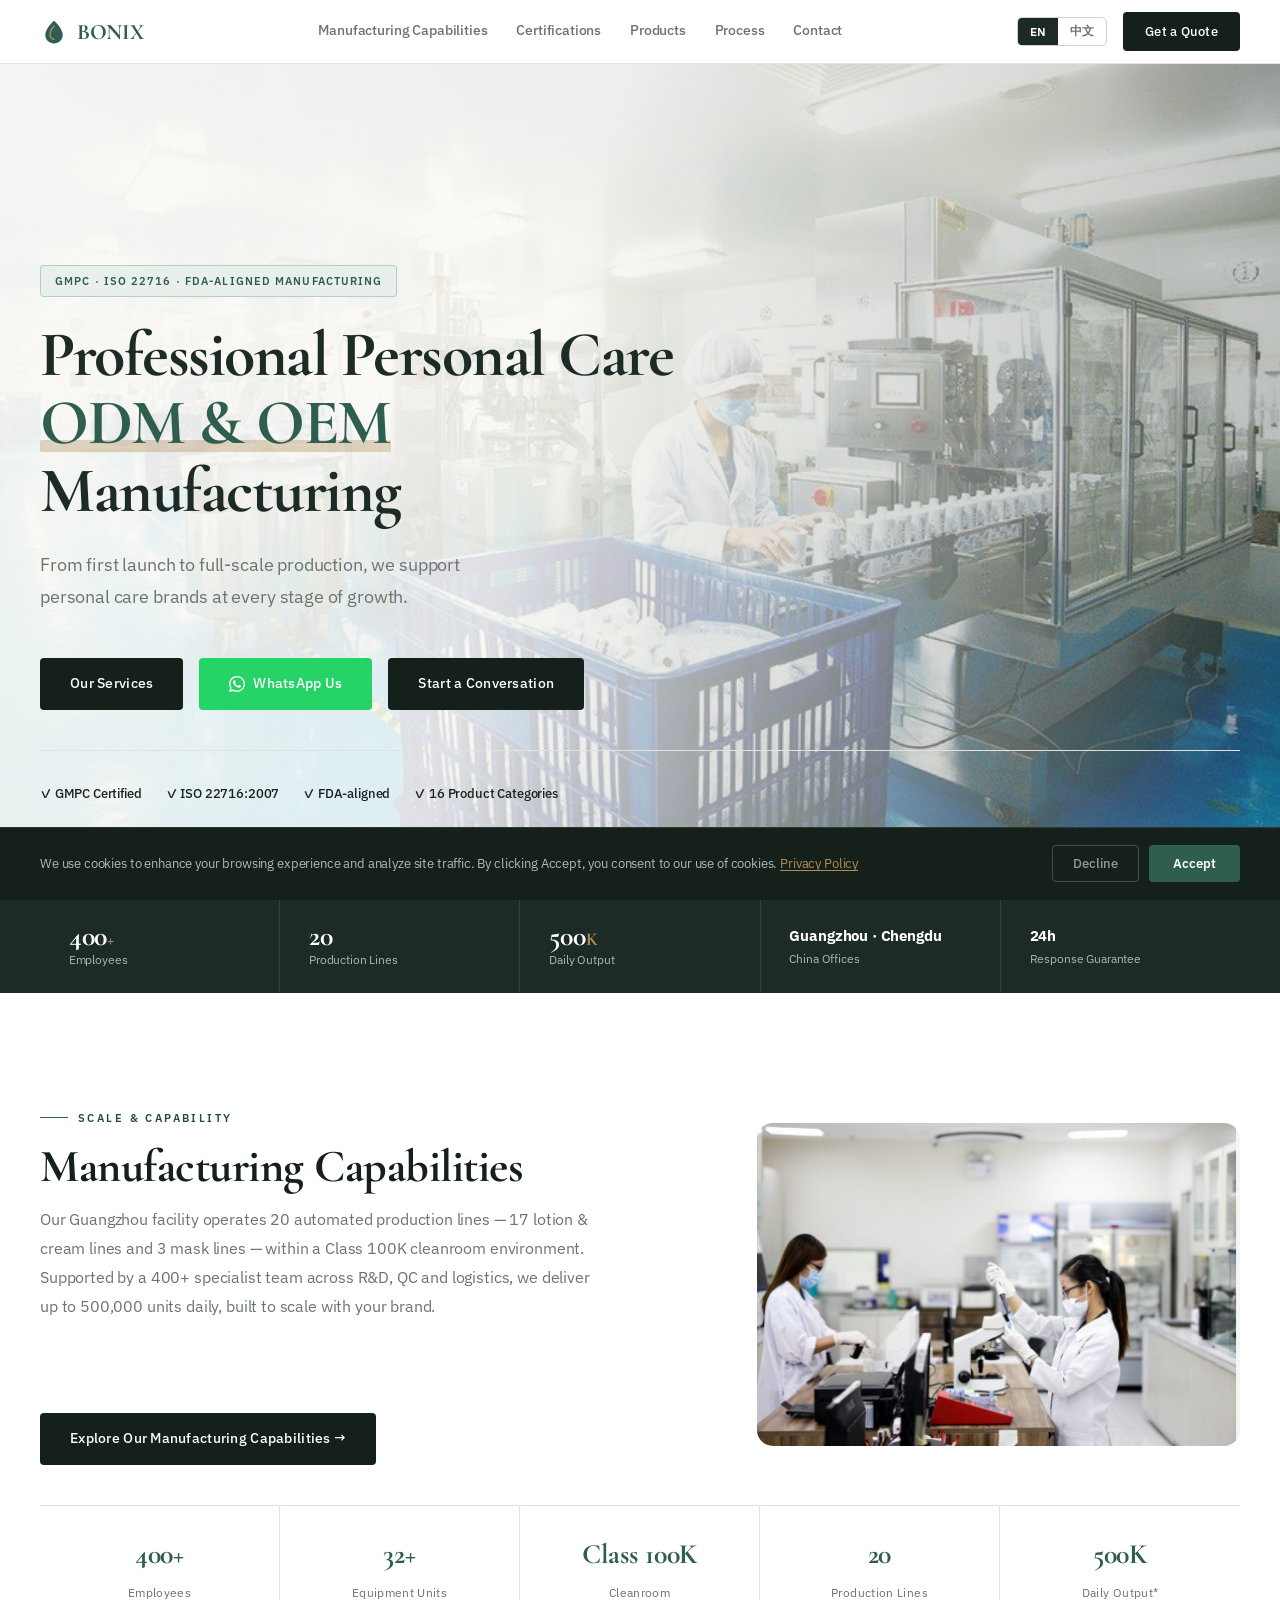
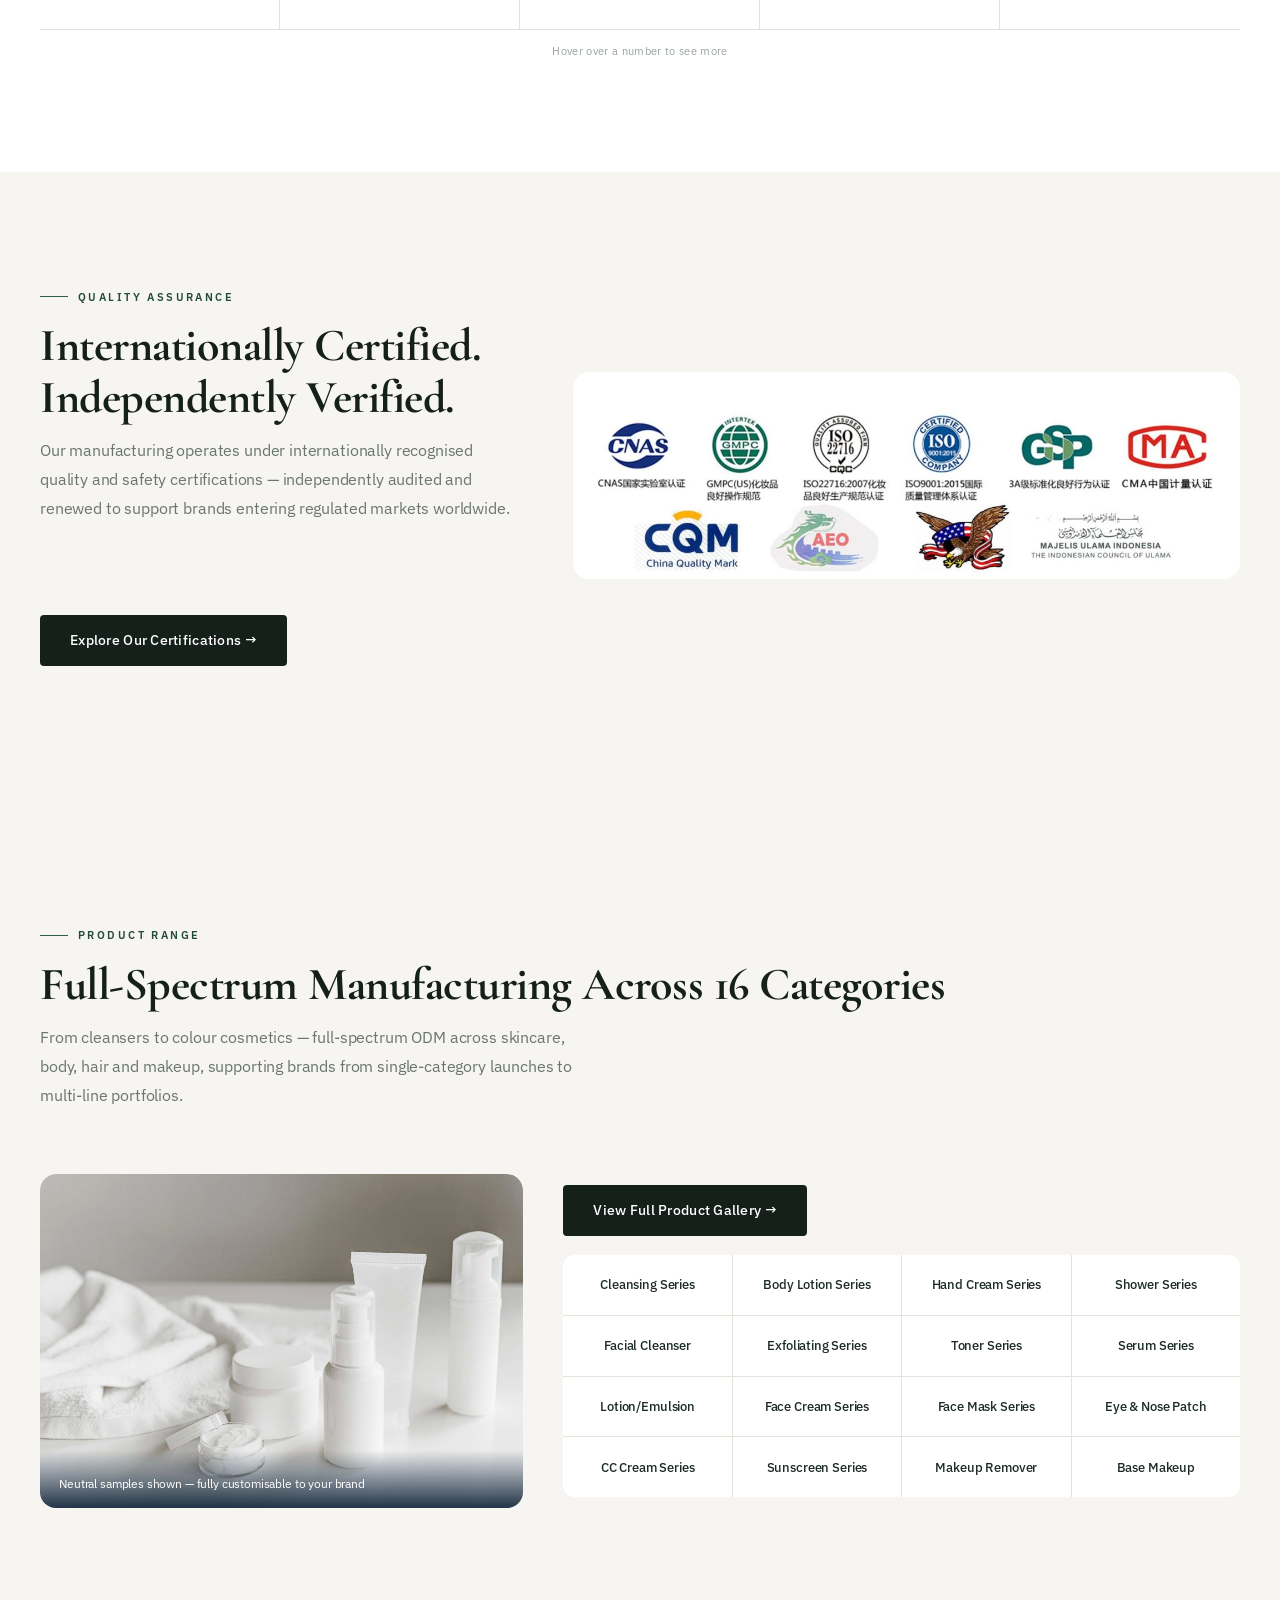
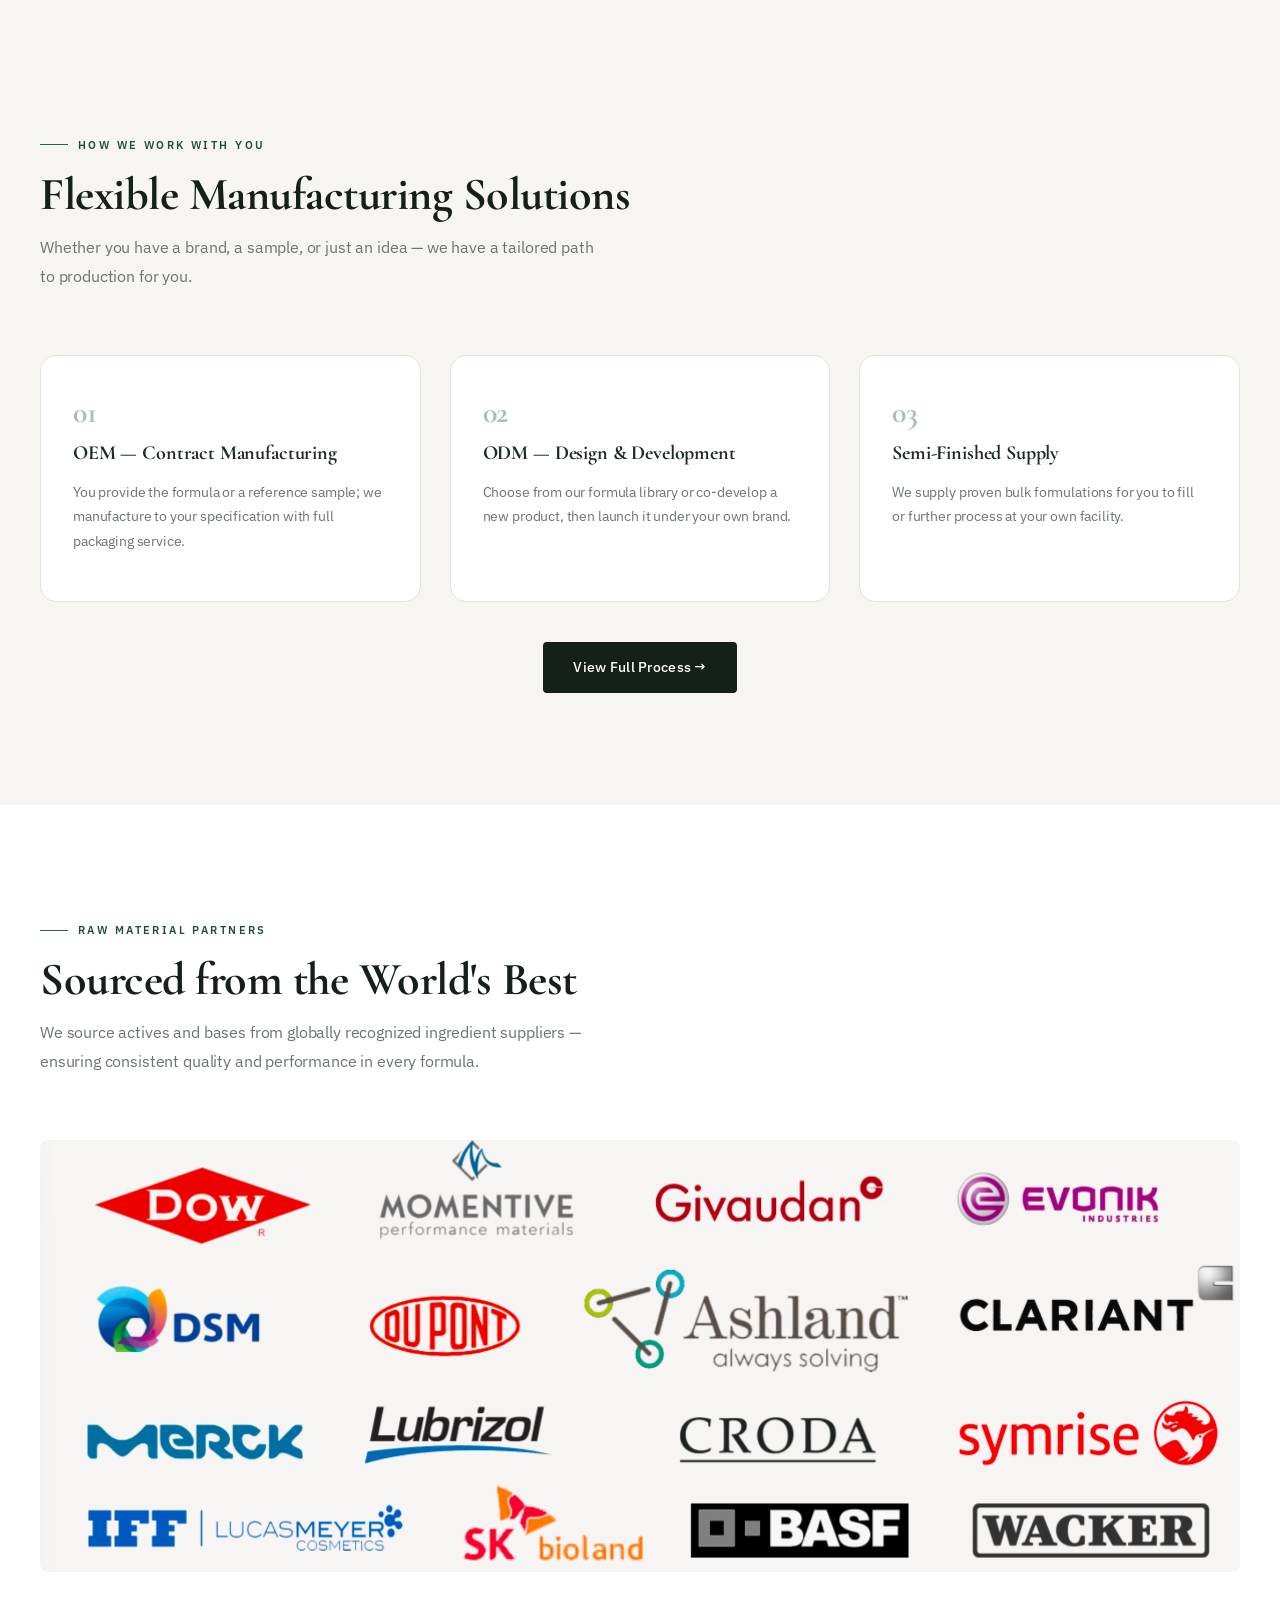
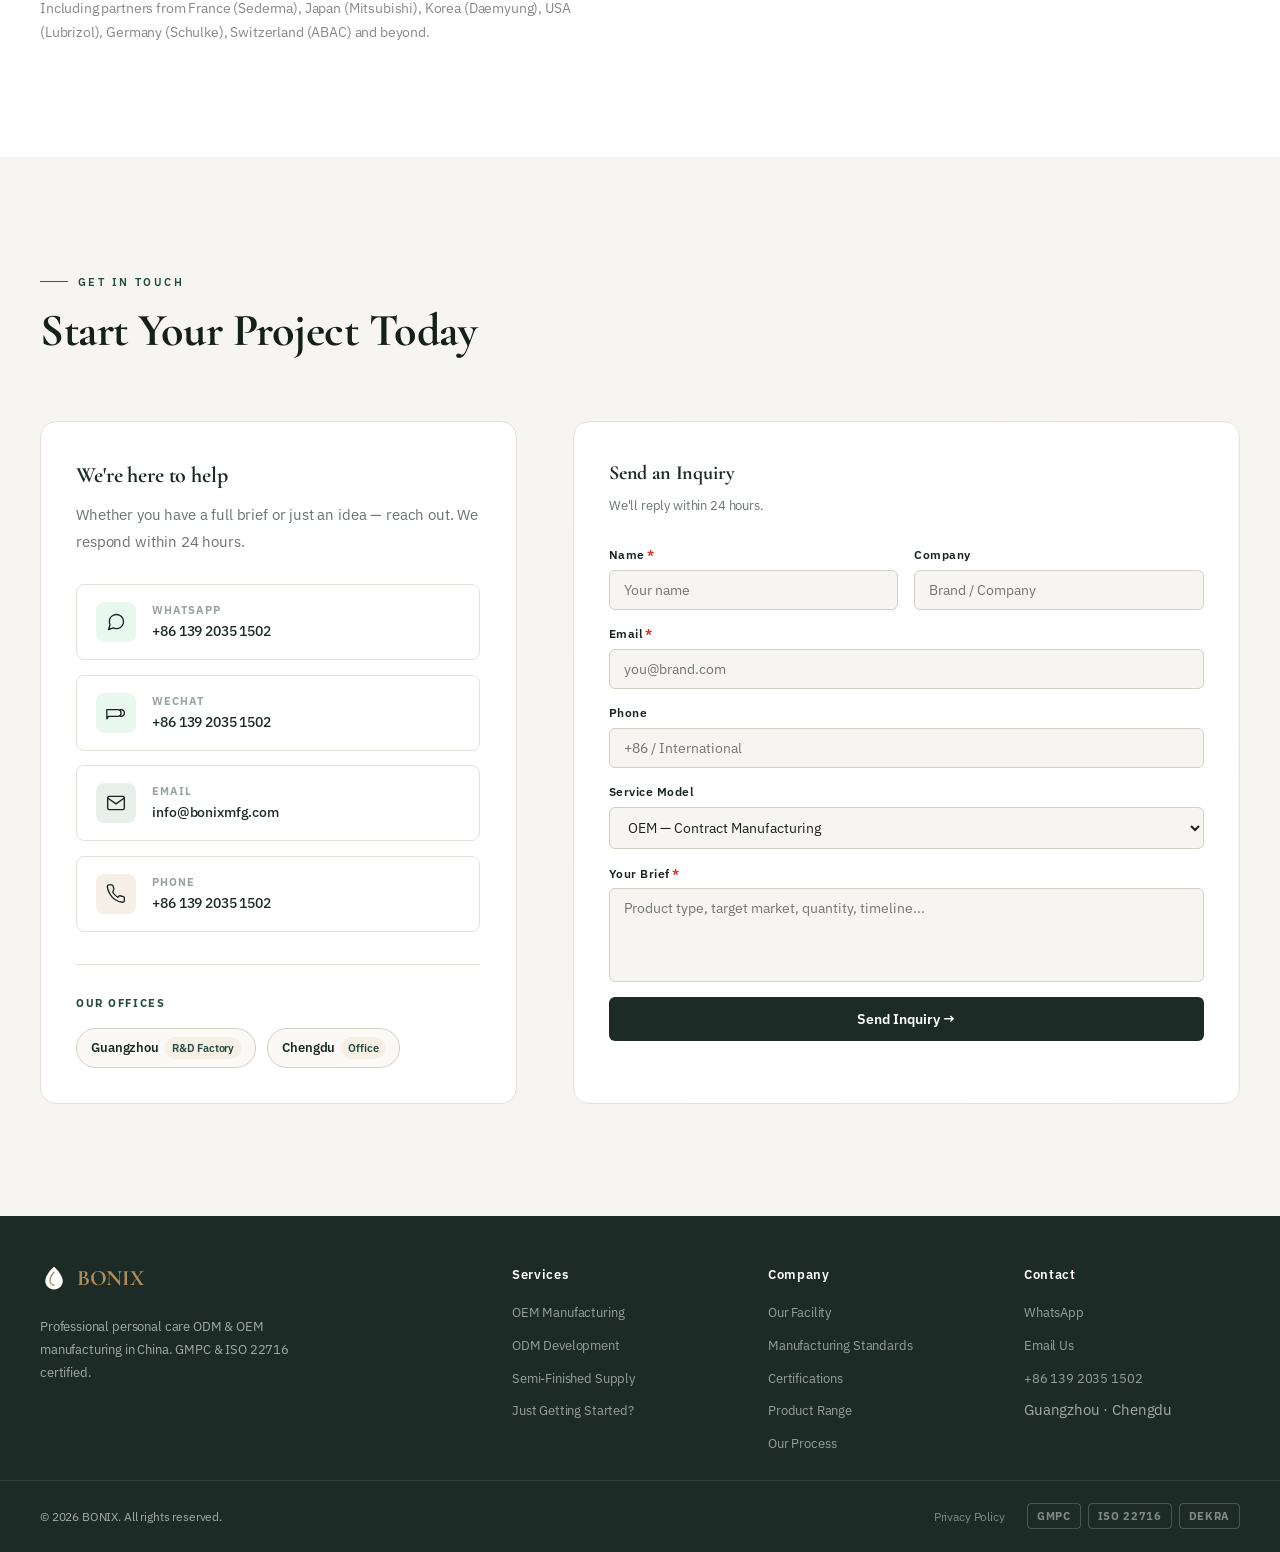
<file: index.html>
<!DOCTYPE html>
<html lang="en">
<head>
<meta charset="UTF-8">
<meta name="viewport" content="width=device-width, initial-scale=1.0">
<meta name="description" content="BONIX — China-based OEM/ODM personal care manufacturer. From formula to finished product, GMPC and ISO 22716 certified.">
<title>China Personal Care OEM &amp; ODM Manufacturer | BONIX</title>
<link rel="preconnect" href="https://fonts.googleapis.com">
<link rel="preconnect" href="https://fonts.gstatic.com" crossorigin>
<link href="https://fonts.googleapis.com/css2?family=Cormorant+Garamond:ital,wght@0,400;0,600;0,700;1,400;1,600&family=IBM+Plex+Sans:wght@300;400;500;600;700&display=swap" rel="stylesheet">
<style>
*{margin:0;padding:0;box-sizing:border-box;}
:root{
  --white:#ffffff;
  --bg:#f6f5f1;
  --bg2:#eceae3;
  --cream:#faf9f5;
  --navy:#1c2b25;
  --charcoal:#16201b;
  --accent:#2f5d4f;
  --accent-dark:#234a3e;
  --accent-light:#e9f0ec;
  --gold:#b08d57;
  --gold-light:#f5efe5;
  --text:#1a221e;
  --muted:#6b746f;
  --muted2:#9aa39e;
  --border:#e4e2da;
  --border2:#d3d0c6;
  --green:#2f5d4f;
  --green-light:#e9f0ec;
}
html{scroll-behavior:smooth;overflow-x:hidden;}
body{background:var(--white);color:var(--text);font-family:'IBM Plex Sans',sans-serif;font-size:15px;line-height:1.65;overflow-x:hidden;-webkit-font-smoothing:antialiased;text-rendering:optimizeLegibility;letter-spacing:-0.01em;}
nav{position:fixed;top:0;left:0;right:0;z-index:300;height:64px;background:rgba(255,255,255,0.96);backdrop-filter:blur(12px);border-bottom:1px solid var(--border);display:flex;align-items:center;}
.nav-inner{max-width:1360px;margin:0 auto;padding:0 2.5rem;width:100%;display:flex;align-items:center;justify-content:space-between;gap:2rem;}
.logo{font-family:'Cormorant Garamond',serif;font-size:22px;font-weight:700;color:var(--navy);text-decoration:none;}
.logo span{color:var(--accent);}
.nav-links{display:flex;list-style:none;}
.nav-links a{color:var(--muted);text-decoration:none;font-size:14px;font-weight:500;padding:0 .9rem;height:64px;display:flex;align-items:center;border-bottom:2px solid transparent;transition:all .2s;}
.nav-links a:hover{color:var(--navy);border-bottom-color:var(--accent);}
.nav-right{display:flex;align-items:center;gap:1rem;flex-shrink:0;}
.lang-toggle{display:flex;border:1px solid var(--border2);border-radius:5px;overflow:hidden;}
.lang-btn{padding:5px 12px;background:none;border:none;color:var(--muted);font-size:12px;font-weight:600;cursor:pointer;font-family:'IBM Plex Sans',sans-serif;transition:all .2s;}
.lang-btn.active{background:var(--navy);color:#fff;}
.nav-cta{padding:9px 22px;background:var(--charcoal);color:#fff;font-size:13px;font-weight:500;border-radius:4px;border:none;cursor:pointer;font-family:'IBM Plex Sans',sans-serif;text-decoration:none;letter-spacing:.02em;}
.nav-cta:hover{background:var(--accent);}
.nav-cta-mobile{display:none;}
.nav-toggle{display:none;flex-direction:column;justify-content:center;align-items:center;gap:5px;width:44px;height:44px;background:none;border:none;cursor:pointer;flex-shrink:0;padding:0;}
.nav-toggle span{display:block;width:22px;height:2px;background:var(--navy);border-radius:2px;transition:all .25s ease;}
.nav-toggle.open span:nth-child(1){transform:translateY(7px) rotate(45deg);}
.nav-toggle.open span:nth-child(2){opacity:0;}
.nav-toggle.open span:nth-child(3){transform:translateY(-7px) rotate(-45deg);}
.hero{margin-top:64px;height:calc(100vh - 64px);min-height:560px;position:relative;overflow:hidden;display:flex;align-items:flex-end;}
.hero-img{position:absolute;inset:0;width:100%;height:100%;object-fit:cover;}
    .hero-video{position:absolute;top:0;left:0;width:100%;height:100%;object-fit:cover;z-index:0;}@media(max-width:768px){.hero-video{display:none;}.hero{background-image:url(hero-fallback.jpeg);background-size:cover;background-position:center;}}
.hero-mask{position:absolute;inset:0;background:linear-gradient(105deg,rgba(250,249,245,.96) 0%,rgba(250,249,245,.88) 42%,rgba(28,43,37,.34) 100%);}
.hero-content{position:relative;z-index:2;max-width:1360px;margin:0 auto;padding:0 2.5rem 6rem;width:100%;}
.hero-eyebrow{display:inline-flex;align-items:center;gap:8px;background:var(--accent-light);border:1px solid rgba(13,110,110,.25);border-radius:4px;padding:6px 14px;font-size:11px;font-weight:600;letter-spacing:.1em;text-transform:uppercase;color:var(--accent);margin-bottom:1.5rem;}
.hero-content h1{font-family:'Cormorant Garamond',serif;font-size:clamp(38px,5vw,68px);font-weight:700;color:var(--navy);line-height:1.06;letter-spacing:-1.5px;max-width:680px;margin-bottom:1.5rem;}
.hero-content h1 em{font-style:normal;color:var(--accent);}
.hero-sub{color:var(--muted);font-size:18px;line-height:1.8;max-width:480px;margin-bottom:2.8rem;}
.hero-actions{display:flex;gap:1rem;flex-wrap:wrap;align-items:center;}
.btn{display:inline-flex;align-items:center;gap:8px;padding:14px 30px;border-radius:4px;font-size:14px;font-weight:500;font-family:'IBM Plex Sans',sans-serif;text-decoration:none;cursor:pointer;border:none;transition:all .2s;white-space:nowrap;letter-spacing:.02em;}
.btn-wa{background:#25D366;color:#fff;}
.btn-wa:hover{opacity:.9;}
.btn-accent{background:var(--charcoal);color:#fff;}
.btn-accent:hover{background:var(--accent);}
.btn-navy{background:var(--navy);color:#fff;}
.btn-navy:hover{opacity:.85;}
.hero-badges{display:flex;gap:1.5rem;flex-wrap:wrap;margin-top:2.5rem;padding-top:2rem;border-top:1px solid var(--border);}
.hbadge{color:var(--text);font-size:13px;font-weight:500;}
.trust-strip{background:var(--navy);}
.tsi{max-width:1360px;margin:0 auto;padding:0 2.5rem;display:flex;align-items:stretch;flex-wrap:wrap;}
.ti{flex:1;min-width:160px;display:flex;flex-direction:column;justify-content:center;padding:1.4rem 1.8rem;border-right:1px solid rgba(255,255,255,.1);color:rgba(255,255,255,.65);font-size:12px;}
.ti:last-child{border-right:none;}
.ti strong{color:#fff;font-size:15px;display:block;margin-bottom:1px;}
.ti .tnum{font-family:'Cormorant Garamond',serif;font-size:28px;font-weight:700;color:#fff;line-height:1;}
.ti .tnum span{font-size:18px;color:var(--gold);}
.sec{padding:7rem 0;}
.sec-inner{max-width:1360px;margin:0 auto;padding:0 2.5rem;}
.sec-alt{background:var(--bg);}
.sh{margin-bottom:4rem;}
.sh.center{text-align:center;}
.sh.center .sec-sub{margin:0 auto;}
.eyebrow{display:inline-block;font-size:11px;font-weight:600;letter-spacing:.22em;text-transform:uppercase;color:var(--accent-dark);margin-bottom:.9rem;}
.eyebrow::before{content:'';display:inline-block;width:28px;height:1px;background:var(--accent);vertical-align:middle;margin-right:10px;margin-bottom:3px;}
h2{font-family:'Cormorant Garamond',serif;font-size:clamp(28px,3.6vw,46px);font-weight:700;letter-spacing:-.5px;line-height:1.12;color:var(--charcoal);margin-bottom:.8rem;}
.sec-sub{color:var(--muted);font-size:16px;max-width:560px;line-height:1.8;}
.svc-grid{display:grid;grid-template-columns:repeat(3,1fr);gap:1.8rem;margin-top:1rem;}
.svc-card{background:#fff;border:1px solid var(--border);border-radius:16px;overflow:hidden;transition:all .3s;cursor:pointer;}
.svc-card:hover{box-shadow:0 16px 50px rgba(138,109,66,.14);transform:translateY(-5px);border-color:var(--accent);}
.svc-num{font-family:'Cormorant Garamond',serif;font-size:14px;font-weight:700;color:var(--accent);}
.svc-body{padding:2rem;}

.svc-title{font-family:'Cormorant Garamond',serif;font-size:20px;font-weight:700;color:var(--navy);margin-bottom:.6rem;}
.svc-desc{font-size:14px;color:var(--muted);line-height:1.75;margin-bottom:1rem;}
.svc-link{font-size:13px;font-weight:600;color:var(--accent);}
.prod-list{display:grid;grid-template-columns:repeat(4,1fr);gap:1px;background:var(--border);border-radius:10px;overflow:hidden;}
.prod-item{background:#fff;padding:1.2rem 1rem;text-align:center;font-size:13px;font-weight:500;color:var(--navy);transition:all .2s;cursor:default;}
.prod-item:hover{background:var(--accent-light);color:var(--accent);}
.qual-feat{display:flex;gap:1rem;margin-top:1.5rem;padding-top:1.5rem;border-top:1px solid var(--border);}
.qual-feat-item{flex:1;}
.qual-feat-num{font-family:'Cormorant Garamond',serif;font-size:22px;font-weight:700;color:var(--accent);}
.qual-feat-lbl{font-size:12px;color:var(--muted);margin-top:2px;}
.sec-dark{background:var(--charcoal);color:rgba(255,255,255,.85);}
.sec-dark h2{color:#fff;}
.sec-dark .eyebrow{color:var(--gold);}
.sec-dark .eyebrow::before{background:var(--gold);}
.sec-dark .sec-sub{color:rgba(255,255,255,.65);}
.sec-dark .qual-feat{border-top-color:rgba(255,255,255,.15);}
.sec-dark .qual-feat-num{color:var(--gold);}
.sec-dark .qual-feat-lbl{color:rgba(255,255,255,.6);}
.contact-layout{display:grid;grid-template-columns:5fr 7fr;gap:3.5rem;align-items:stretch;}
.cinfo{background:#fff;border:1px solid var(--border);border-radius:16px;padding:2.2rem;display:flex;flex-direction:column;}
.cinfo h3{font-family:'Cormorant Garamond',serif;font-size:22px;font-weight:700;color:var(--navy);margin-bottom:.5rem;}
.cinfo p{color:var(--muted);font-size:15px;line-height:1.8;margin-bottom:1.8rem;}
.cmethods{display:flex;flex-direction:column;gap:.9rem;}
.cmethod{display:flex;align-items:center;gap:1rem;padding:1rem 1.2rem;border:1px solid var(--border);border-radius:8px;text-decoration:none;color:var(--text);transition:all .2s;background:#fff;}
.cmethod:hover{border-color:var(--accent);box-shadow:0 2px 12px rgba(13,110,110,.1);}
.cmicon{width:40px;height:40px;border-radius:8px;display:flex;align-items:center;justify-content:center;font-size:18px;flex-shrink:0;}
.icwa{background:#e8f8ef;}.icwc{background:#e8f8ef;}.icem{background:var(--accent-light);}.icph{background:var(--gold-light);}
.cmlabel{font-size:11px;font-weight:700;letter-spacing:.08em;text-transform:uppercase;color:var(--muted2);}
.cmval{font-size:14px;font-weight:500;color:var(--navy);margin-top:1px;}
.cmarrow{margin-left:auto;color:var(--accent);font-size:16px;opacity:0;transition:opacity .2s;}
.cmethod:hover .cmarrow{opacity:1;}
.cform{background:#fff;border:1px solid var(--border);border-radius:16px;padding:2.2rem;}
.form-title{font-family:'Cormorant Garamond',serif;font-size:20px;font-weight:700;color:var(--navy);margin-bottom:.3rem;}
.form-sub{font-size:13px;color:var(--muted);margin-bottom:1.8rem;}
.frow{display:grid;grid-template-columns:1fr 1fr;gap:1rem;}
.fg{display:flex;flex-direction:column;gap:5px;margin-bottom:.9rem;}
.fg label{font-size:12px;font-weight:600;color:var(--text);letter-spacing:.04em;}
.fg input,.fg select,.fg textarea{background:var(--bg);border:1px solid var(--border2);border-radius:6px;padding:10px 14px;color:var(--text);font-size:14px;font-family:'IBM Plex Sans',sans-serif;outline:none;transition:border-color .2s;resize:none;}
.fg input:focus,.fg select:focus,.fg textarea:focus{border-color:var(--accent);background:#fff;}
.fsub{width:100%;padding:13px;background:var(--navy);color:#fff;font-weight:600;font-size:14px;border-radius:6px;border:none;cursor:pointer;font-family:'IBM Plex Sans',sans-serif;transition:background .2s;}
.fsub:hover{background:var(--accent);}
footer{background:var(--navy);color:rgba(255,255,255,.6);}
.ftop{max-width:1360px;margin:0 auto;padding:3rem 2.5rem 1.5rem;display:grid;grid-template-columns:2fr 1fr 1fr 1fr;gap:2.5rem;}
.fbrand .logo{color:#fff;font-size:19px;}
.fbrand .logo span{color:var(--gold);}
.fbrand p{margin-top:.9rem;font-size:13px;line-height:1.8;max-width:250px;}
.fcol h4{color:#fff;font-size:13px;font-weight:600;margin-bottom:.9rem;letter-spacing:.05em;}
.fcol ul{list-style:none;display:flex;flex-direction:column;gap:.5rem;}
.fcol ul li a{color:rgba(255,255,255,.55);text-decoration:none;font-size:13px;transition:color .2s;}
.fcol ul li a:hover{color:#fff;}
.fbot{border-top:1px solid rgba(255,255,255,.1);max-width:1360px;margin:0 auto;padding:1.4rem 2.5rem;display:flex;justify-content:space-between;align-items:center;font-size:12px;flex-wrap:wrap;gap:.8rem;}
.fcs{display:flex;gap:7px;}
.fc{padding:3px 9px;border:1px solid rgba(255,255,255,.2);border-radius:4px;font-size:11px;font-weight:700;color:rgba(255,255,255,.45);letter-spacing:.06em;}
.modal-overlay{position:fixed;inset:0;background:rgba(0,0,0,.45);backdrop-filter:blur(6px);z-index:500;display:flex;align-items:center;justify-content:center;opacity:0;pointer-events:none;transition:opacity .25s;}
.modal-overlay.open{opacity:1;pointer-events:all;}
.modal{background:#fff;border-radius:16px;padding:2.5rem;max-width:540px;width:90%;position:relative;transform:translateY(16px) scale(.98);transition:all .25s;max-height:85vh;overflow-y:auto;box-shadow:0 24px 80px rgba(0,0,0,.18);}
.modal-overlay.open .modal{transform:none;}
.modal-close{position:absolute;top:1.2rem;right:1.2rem;background:var(--bg);border:none;color:var(--muted);width:32px;height:32px;border-radius:50%;cursor:pointer;font-size:15px;display:flex;align-items:center;justify-content:center;}
.modal-close:hover{background:var(--border2);}
.micon{font-size:34px;margin-bottom:.9rem;}
.modal h3{font-family:'Cormorant Garamond',serif;font-size:22px;font-weight:700;color:var(--navy);margin-bottom:.7rem;}
.mbody{font-size:14px;color:var(--muted);line-height:1.8;margin-bottom:1rem;}
.mpts{list-style:none;margin-bottom:1.8rem;}
.mpts li{font-size:13px;color:var(--text);padding:8px 0;border-bottom:1px solid var(--border);display:flex;gap:10px;}
.mpts li:last-child{border:none;}
.mpts li::before{content:'\2713';color:var(--green);font-weight:700;flex-shrink:0;}
.macts{display:flex;gap:1rem;}
.fade-in{opacity:0;transform:translateY(18px);transition:opacity .6s ease,transform .6s ease;}
.fade-in.visible{opacity:1;transform:none;}
/* ── Why section redesign ─────────────────────────── */
#why{background:#111111;}
#why .eyebrow{color:var(--accent);}
#why .eyebrow::before{background:var(--accent);}
#why h2{color:#fff;}
#why .sec-sub{color:rgba(255,255,255,.5);}
.why-divider{width:100%;height:1px;background:rgba(255,255,255,.1);margin:2.8rem 0;}
.why-timeline{display:flex;align-items:flex-start;justify-content:space-between;position:relative;margin-bottom:3.5rem;}
.why-timeline::before{content:'';position:absolute;top:32px;left:calc(100%/12);right:calc(100%/12);height:1px;background:var(--accent);opacity:.55;}
.why-node{display:flex;flex-direction:column;align-items:center;gap:.5rem;flex:1;position:relative;z-index:1;}
.why-node-step{font-family:'Cormorant Garamond',serif;font-size:11px;font-weight:600;color:var(--accent);letter-spacing:.1em;}
.why-node-dot{width:16px;height:16px;border-radius:50%;background:#111;border:2px solid var(--accent);transition:all .3s;cursor:default;}
.why-node:hover .why-node-dot{background:var(--gold);border-color:var(--gold);transform:scale(1.65);box-shadow:0 0 14px rgba(176,141,87,.55);}
.why-node-label{font-family:'IBM Plex Sans',sans-serif;font-size:10.5px;font-weight:500;color:rgba(255,255,255,.45);text-align:center;line-height:1.45;max-width:86px;transition:color .3s;}
.why-node:hover .why-node-label{color:rgba(255,255,255,.9);}
.why-cards{display:grid;grid-template-columns:repeat(3,1fr);gap:1.2rem;}
.why-dept-card{background:#2a2a2a;border:1px solid rgba(255,255,255,.06);border-radius:14px;padding:1.8rem;transition:all .3s;display:flex;flex-direction:column;gap:.85rem;}
.why-dept-card:hover{transform:translateY(-4px);border-color:var(--accent);box-shadow:0 0 0 1px var(--accent),0 16px 44px rgba(47,93,79,.38);}
.why-dept-icon{color:var(--accent);width:30px;height:30px;flex-shrink:0;}
.why-dept-name{font-family:'Cormorant Garamond',serif;font-size:18px;font-weight:600;color:#fff;line-height:1.2;}
.why-dept-desc{font-family:'IBM Plex Sans',sans-serif;font-size:13px;font-weight:300;color:rgba(255,255,255,.48);line-height:1.75;flex:1;}
.why-dept-stat{font-family:'IBM Plex Sans',sans-serif;font-size:12.5px;font-weight:600;color:var(--gold);letter-spacing:.03em;padding-top:.85rem;border-top:1px solid rgba(255,255,255,.07);}
.prod-layout{display:grid;grid-template-columns:5fr 7fr;gap:2.5rem;align-items:center;}
.prod-visual{position:relative;border-radius:16px;overflow:hidden;}
.prod-visual img{width:100%;display:block;border-radius:16px;}
.prod-visual-cap{position:absolute;bottom:0;left:0;right:0;background:linear-gradient(to top,rgba(13,33,55,.9),transparent);color:#fff;font-size:12px;padding:1.5rem 1.2rem .9rem;}
.stage-grid{display:grid;grid-template-columns:repeat(3,1fr);gap:1.5rem;margin-bottom:2.5rem;}
.stage-card{background:rgba(255,255,255,.04);border:1px solid rgba(255,255,255,.1);border-radius:16px;overflow:hidden;transition:all .3s;}
.stage-card:hover{border-color:var(--gold);background:rgba(255,255,255,.06);}
.stage-imgs{aspect-ratio:16/10;overflow:hidden;}
.stage-imgs img{width:100%;height:100%;object-fit:cover;display:block;transition:transform .5s;}
.stage-card:hover .stage-imgs img{transform:scale(1.05);}
.stage-imgs-multi{display:grid;grid-template-columns:1fr 1fr;grid-template-rows:1fr 1fr;gap:2px;}
.stage-imgs-multi img{width:100%;height:100%;object-fit:cover;}
.stage-body{padding:1.6rem;}
.stage-num{font-family:'Cormorant Garamond',serif;font-size:13px;font-weight:700;color:var(--gold);margin-bottom:.5rem;}
.stage-title{font-family:'Cormorant Garamond',serif;font-size:19px;font-weight:700;color:#fff;margin-bottom:.6rem;}
.stage-desc{font-size:13px;color:rgba(255,255,255,.65);line-height:1.7;}
@media(max-width:1024px){.logo-wall{grid-template-columns:repeat(2,1fr);}.testi-grid{grid-template-columns:1fr;}.hw-layout{grid-template-columns:1fr;gap:2rem;}.hw-left{position:static;}.stage-grid{grid-template-columns:1fr;}.svc-grid{grid-template-columns:1fr;}.why-cards{grid-template-columns:1fr 1fr;}.prod-layout{grid-template-columns:1fr;}.prod-list{grid-template-columns:repeat(3,1fr);}.contact-layout{grid-template-columns:1fr;}.ftop{grid-template-columns:1fr 1fr;}}
@media(max-width:768px){.cert-docs{grid-template-columns:1fr;}.logo-wall{grid-template-columns:1fr 1fr;}.hw-grid{grid-template-columns:1fr;}nav{height:56px;}.nav-inner{padding:0 1.2rem;}.nav-links{display:none;}.hero{margin-top:56px;height:auto;min-height:560px;}.hero-content{padding:2rem 1.2rem 3.5rem;}.sec{padding:4.5rem 0;}.sec-inner{padding:0 1.2rem;}.why-cards{grid-template-columns:1fr;}.why-timeline{display:none;}.prod-list{grid-template-columns:repeat(2,1fr);}.frow{grid-template-columns:1fr;}.tsi{padding:0 1.2rem;}.ftop{grid-template-columns:1fr;padding:2rem 1.2rem 1rem;}.fbot{padding:1.2rem;flex-direction:column;text-align:center;}}

/* === Text reveal animation === */
.reveal{opacity:0;transform:translateY(22px);transition:opacity .7s cubic-bezier(.2,.7,.2,1),transform .7s cubic-bezier(.2,.7,.2,1);}
.reveal.in{opacity:1;transform:none;}
.reveal-d1{transition-delay:.12s;}
.reveal-d2{transition-delay:.24s;}
.reveal-d3{transition-delay:.36s;}

/* Services hover-compare */
.svc-grid:hover .svc-card{opacity:.55;transform:scale(.97);filter:saturate(.85);}
.svc-grid:hover .svc-card:hover{opacity:1;transform:scale(1.03);filter:none;box-shadow:0 22px 60px rgba(138,109,66,.18);border-color:var(--accent);}
.svc-card{transition:all .35s cubic-bezier(.2,.7,.2,1);}
.svc-num{font-size:30px;color:var(--accent);opacity:.4;}
.svc-card:hover .svc-num{opacity:1;}

/* Why cards with blurred bg images */

/* Product category hover effects */
.prod-list:hover .prod-item{opacity:.5;}
.prod-list:hover .prod-item:hover{opacity:1;background:var(--accent);color:#fff;transform:scale(1.08);box-shadow:0 10px 30px rgba(138,109,66,.25);z-index:2;border-radius:8px;}
.prod-item{transition:all .3s cubic-bezier(.2,.7,.2,1);position:relative;}
.prod-item::after{content:'→';position:absolute;right:12px;top:50%;transform:translateY(-50%) translateX(-6px);opacity:0;transition:all .3s;font-size:14px;}
.prod-item:hover::after{opacity:1;transform:translateY(-50%) translateX(0);}

/* How We Work layout */
.hw-layout{display:grid;grid-template-columns:5fr 7fr;gap:4rem;align-items:start;}
.hw-left{position:sticky;top:100px;}
.hw-desc{color:var(--muted);font-size:16px;line-height:1.8;margin:1rem 0 2rem;max-width:380px;}
.hw-grid{display:grid;grid-template-columns:1fr 1fr;gap:1.2rem;}
.hw-card{background:#fff;border:1px solid var(--border);border-radius:16px;padding:1.8rem;transition:all .35s cubic-bezier(.2,.7,.2,1);}
.hw-grid:hover .hw-card{opacity:.55;transform:scale(.98);}
.hw-grid:hover .hw-card:hover{opacity:1;transform:translateY(-4px) scale(1.02);box-shadow:0 18px 50px rgba(138,109,66,.16);border-color:var(--accent);}
.hw-icon{width:48px;height:48px;border-radius:11px;background:var(--accent-light);display:flex;align-items:center;justify-content:center;margin-bottom:2.5rem;color:var(--accent-dark);transition:all .3s;}
.hw-card:hover .hw-icon{background:var(--accent);color:#fff;}
.hw-icon svg{width:22px;height:22px;}
.hw-title{font-family:'Cormorant Garamond',serif;font-size:18px;font-weight:700;color:var(--navy);margin-bottom:.3rem;}
.hw-sub{font-size:13px;color:var(--muted);}

/* Contact methods sequential pulse */
@keyframes cmpulse{0%,100%{box-shadow:0 0 0 0 rgba(184,146,79,0);}50%{box-shadow:0 0 0 4px rgba(184,146,79,.12),0 6px 20px rgba(184,146,79,.15);border-color:var(--accent);}}
.cmethod{animation:cmpulse 3s ease-in-out infinite;}
.cmethod:nth-child(1){animation-delay:0s;}
.cmethod:nth-child(2){animation-delay:.6s;}
.cmethod:nth-child(3){animation-delay:1.2s;}
.cmethod:nth-child(4){animation-delay:1.8s;}
.cmethod:hover{animation-play-state:paused;border-color:var(--accent);box-shadow:0 8px 28px rgba(184,146,79,.22);transform:translateX(4px);}
/* Cinematic form bg */
.cform{position:relative;overflow:hidden;}
.cform::before{content:'';position:absolute;inset:-50%;background:conic-gradient(from 0deg,transparent,rgba(184,146,79,.08),transparent,rgba(90,115,85,.06),transparent);animation:cineRotate 14s linear infinite;z-index:0;}
.cform::after{content:'';position:absolute;inset:1px;background:#fff;border-radius:11px;z-index:0;}
.cform > *{position:relative;z-index:1;}
@keyframes cineRotate{to{transform:rotate(360deg);}}

/* Offices chips in contact */
.offices{margin-top:2rem;padding-top:1.8rem;border-top:1px solid var(--border);}
.offices-label{font-size:11px;font-weight:700;letter-spacing:.14em;text-transform:uppercase;color:var(--accent-dark);margin-bottom:1rem;}
.offices-list{display:flex;flex-wrap:wrap;gap:.7rem;}
.office-chip{display:inline-flex;align-items:center;gap:6px;padding:8px 14px;background:var(--cream);border:1px solid var(--border2);border-radius:100px;font-size:13px;font-weight:600;color:var(--navy);transition:all .25s;cursor:default;}
.office-chip:hover{border-color:var(--accent);background:#fff;transform:translateY(-2px);box-shadow:0 6px 18px rgba(184,146,79,.14);}
.office-chip[data-hq] em{font-style:normal;font-size:11px;font-weight:600;color:var(--accent-dark);background:var(--gold-light);padding:2px 7px;border-radius:100px;}

/* Modal SVG icon */
.micon{width:56px;height:56px;border-radius:13px;background:var(--accent-light);display:flex;align-items:center;justify-content:center;color:var(--accent-dark);}
.micon svg{width:26px;height:26px;}

/* Send inquiry button pulse */
@keyframes fsubPulse{0%,100%{box-shadow:0 0 0 0 rgba(184,146,79,.5);}50%{box-shadow:0 0 0 8px rgba(184,146,79,0);}}
.fsub-pulse{animation:fsubPulse 2s ease-in-out infinite;}
.fsub-pulse:hover{animation-play-state:paused;}



/* Floating product tooltip (smart positioned) */
.prod-item{position:relative;}
.prod-name-txt{position:relative;z-index:1;}
.prod-tip-float{position:fixed;background:var(--charcoal);border-radius:10px;padding:.85rem 1.1rem;display:flex;flex-direction:column;gap:6px;min-width:150px;max-width:240px;opacity:0;pointer-events:none;transition:opacity .22s ease,transform .22s ease;z-index:9999;box-shadow:0 16px 44px rgba(0,0,0,.28);transform:translateY(6px);}
.prod-tip-float.show{opacity:1;transform:translateY(0);}
.prod-tip-float span{color:rgba(255,255,255,.88);font-size:12.5px;font-weight:500;text-align:left;white-space:nowrap;}
.prod-tip-float span::before{content:'· ';color:var(--gold);font-weight:700;}

/* Logo mark */
.logo{display:inline-flex;align-items:center;gap:9px;}
.logo-mark{width:28px;height:28px;flex-shrink:0;}
.logo-txt{font-family:'Cormorant Garamond',serif;font-size:22px;font-weight:700;letter-spacing:-.3px;line-height:1;}
.logo-txt b{font-weight:700;color:var(--accent);}
footer .logo-txt{color:#fff;}
footer .logo-txt b{color:var(--gold);}
footer .logo-mark path:first-child{fill:#fff;}

/* Client logo wall + testimonials */
.logo-wall{display:grid;grid-template-columns:repeat(4,1fr);gap:1rem;margin-bottom:4rem;}
.lw-item{background:var(--cream);border:1px solid var(--border);border-radius:16px;padding:1.4rem 1rem;text-align:center;font-size:14px;font-weight:600;color:var(--navy);letter-spacing:.01em;transition:all .3s;}
.lw-item:hover{border-color:var(--accent);background:#fff;transform:translateY(-3px);box-shadow:0 10px 30px rgba(47,93,79,.1);color:var(--accent);}
.testi-grid{display:grid;grid-template-columns:repeat(3,1fr);gap:1.5rem;}
.testi-card{background:#fff;border:1px solid var(--border);border-radius:16px;padding:2rem;transition:all .3s;}
.testi-card:hover{border-color:var(--accent);box-shadow:0 14px 44px rgba(47,93,79,.1);transform:translateY(-4px);}
.testi-stars{color:var(--gold);font-size:15px;letter-spacing:2px;margin-bottom:1rem;}
.testi-text{font-size:14px;color:var(--text);line-height:1.8;margin-bottom:1.5rem;font-style:italic;}
.testi-author{display:flex;align-items:center;gap:12px;}
.testi-avatar{width:42px;height:42px;border-radius:50%;background:var(--accent);color:#fff;display:flex;align-items:center;justify-content:center;font-family:'Cormorant Garamond',serif;font-weight:700;font-size:18px;}
.testi-name{font-size:14px;font-weight:600;color:var(--navy);}
.testi-role{font-size:12px;color:var(--muted);}

/* Hero highlight ODM & OEM */
.hero-hl{color:var(--accent);font-style:normal;position:relative;display:inline-block;}
.hero-hl::after{content:'';position:absolute;left:0;right:0;bottom:.08em;height:.18em;background:var(--gold);opacity:.35;z-index:-1;border-radius:2px;}

/* Override & to use sans-serif in all Playfair Display contexts */
@font-face{font-family:'Cormorant Garamond';src:local('IBM Plex Sans'),local('Arial');unicode-range:U+0026;font-weight:100 900;}
/* Flow diagram in modal */
.modal{max-width:560px;}
.flow-steps{list-style:none;margin-bottom:1.8rem;display:flex;flex-direction:column;align-items:center;gap:0;}
.flow-step{display:flex;align-items:center;gap:12px;background:var(--accent-light);border:1px solid var(--border);border-radius:12px;padding:.7rem 1.2rem;width:100%;max-width:340px;opacity:0;animation:flowStepIn .38s cubic-bezier(.2,.8,.2,1) forwards;}
.flow-step:hover{border-color:var(--accent);transform:translateX(3px);}
.flow-num{font-family:'Cormorant Garamond',serif;font-size:13px;font-weight:700;color:#fff;background:var(--accent);width:30px;height:30px;border-radius:50%;display:flex;align-items:center;justify-content:center;flex-shrink:0;}
.flow-label{font-size:13.5px;font-weight:500;color:var(--navy);}
.flow-arrow{color:var(--accent);font-size:16px;line-height:1;padding:3px 0;opacity:0;animation:flowArrowIn .25s ease forwards;}
@keyframes flowStepIn{from{opacity:0;transform:translateX(-18px);}to{opacity:1;transform:translateX(0);}}
@keyframes flowArrowIn{from{opacity:0;}to{opacity:.5;}}
.micon.micon-logo{width:auto;height:auto;background:none;border-radius:0;gap:10px;justify-content:flex-start;margin-bottom:1.2rem;}
.micon.micon-logo .logo-mark{width:34px;height:34px;flex-shrink:0;}
.micon.micon-logo .logo-txt{font-family:'Cormorant Garamond',serif;font-size:24px;font-weight:700;color:var(--navy);}
.micon.micon-logo .logo-txt b{color:var(--accent);}

/* Department cards (image default, text on hover) */

/* Certification badges + docs */
.cert-badges{background:#fff;border:1px solid var(--border);border-radius:16px;padding:2.5rem;margin-bottom:2rem;}
.cert-badges img{width:100%;height:auto;display:block;}
.cert-docs{display:grid;grid-template-columns:1fr 1fr;gap:1.5rem;}
.cert-doc{background:#fff;border:1px solid var(--border);border-radius:16px;padding:1.5rem;transition:all .3s;}
.cert-doc:hover{border-color:var(--accent);box-shadow:0 14px 44px rgba(47,93,79,.12);transform:translateY(-4px);}
.cert-doc img{width:100%;height:auto;display:block;border-radius:8px;border:1px solid var(--border);}
.cert-doc-cap{margin-top:1rem;font-size:13px;font-weight:600;color:var(--navy);text-align:center;}

/* ── Form validation ──────────────────────────────── */
.ferr{font-size:12px;color:#d93025;margin-top:4px;display:none;line-height:1.4;}
.ferr.show{display:block;}
.fg input.f-invalid,.fg select.f-invalid,.fg textarea.f-invalid{border-color:#d93025!important;background:rgba(217,48,37,.03);}
.fg input.f-valid,.fg select.f-valid,.fg textarea.f-valid{border-color:var(--accent)!important;}
.fsub:disabled{opacity:.65;cursor:not-allowed;animation:none;}
#form-msg{border-radius:8px;font-size:13.5px;font-weight:500;line-height:1.6;padding:12px 16px;margin-bottom:1rem;display:none;}
#form-msg.ok{background:#e9f0ec;color:var(--accent-dark);display:block;}
#form-msg.err{background:#fde8e8;color:#c62828;display:block;}
.req{color:#d93025;margin-left:2px;font-weight:700;}
/* ── Overflow prevention ─────────────────────────────── */
body{overflow-x:hidden;}

/* ── Scroll progress bar ─────────────────────────────── */
#scroll-progress{position:fixed;top:64px;left:0;width:0%;height:3px;background:var(--accent);z-index:101;transition:width .08s linear;pointer-events:none;}

/* ── Back to top button ──────────────────────────────── */
#back-top{position:fixed;bottom:1.8rem;right:1.6rem;width:44px;height:44px;border-radius:50%;background:var(--navy);border:none;cursor:pointer;display:flex;align-items:center;justify-content:center;z-index:400;opacity:0;transform:translateY(10px);transition:opacity .3s,transform .3s,background .2s;pointer-events:none;box-shadow:0 4px 18px rgba(0,0,0,.22);}
#back-top.visible{opacity:1;transform:translateY(0);pointer-events:all;}
#back-top:hover{background:var(--accent);box-shadow:0 6px 22px rgba(47,93,79,.38);}
#back-top svg{width:18px;height:18px;stroke:#fff;flex-shrink:0;}

/* ── Mobile 768px — additional fixes ────────────────── */
@media(max-width:900px){
  #scroll-progress{top:56px;}
  .ti{min-width:0;font-size:14px;}
  .fg label{font-size:14px;}
  .cinfo,.cform{padding:1.5rem;}
  .hw-sub{font-size:14px;}
  .nav-toggle{display:flex;}
  .nav-right .nav-cta{display:none;}
  .nav-links{display:none;position:fixed;top:56px;left:0;right:0;flex-direction:column;background:#fff;margin:0;padding:.5rem 0 1rem;box-shadow:0 16px 32px rgba(0,0,0,.12);border-bottom:1px solid var(--border);max-height:calc(100vh - 56px);overflow-y:auto;z-index:250;}
  .nav-links.open{display:flex;}
  .nav-links a{height:auto;width:100%;padding:.95rem 1.2rem;border-bottom:1px solid var(--border);font-size:14px;}
  .nav-links li:last-child a{border-bottom:none;}
  .nav-cta-mobile{display:block;padding:.9rem 1.2rem;}
  .nav-cta-mobile .nav-cta{display:flex;align-items:center;justify-content:center;width:100%;padding:12px 20px;font-size:14px;}
  /* Larger tap targets & readable text on mobile */
  .lang-btn{padding:14px;}
  .fg input,.fg select,.fg textarea{padding:13px 14px;}
  .modal-close{width:44px;height:44px;}
  .fcol ul{gap:.2rem;}
  .fcol ul li a{display:inline-block;padding:.45rem 0;}
  .svc-link{font-size:14px;}
  .form-sub{font-size:14px;}
  .why-dept-desc{font-size:14px;}
  .stage-desc{font-size:14px;}
  .office-chip{font-size:14px;}
  .cert-doc-cap{font-size:14px;}
  .prod-item{font-size:14px;}
}

/* ── Mobile 480px — tight screens ───────────────────── */
@media(max-width:480px){
  .tsi{flex-direction:column;padding:0;}
  .ti{flex:none;width:100%;border-right:none;border-bottom:1px solid rgba(255,255,255,.08);padding:.9rem 1.2rem;}
  .ti:last-child{border-bottom:none;}
  .nav-cta{padding:7px 14px;font-size:12px;letter-spacing:0;}
  .cinfo,.cform{padding:1.2rem;}
  .modal{padding:1.5rem 1.2rem;}
  .macts{flex-direction:column;}
  .macts .btn{width:100%;justify-content:center;}
  .flow-step{max-width:100%;}
  .why-dept-card{padding:1.4rem;}
  .svc-body{padding:1.2rem 1.4rem;}
  .hero-badges{gap:.6rem 1rem;}
  .hbadge{font-size:12px;}
  #back-top{bottom:1.2rem;right:1.2rem;}
}
/* ── Cookie consent banner ───────────────────────────── */
#cookie-banner{position:fixed;bottom:0;left:0;right:0;z-index:500;background:var(--charcoal);border-top:1px solid rgba(255,255,255,.1);padding:1.1rem 2.5rem;display:flex;align-items:center;justify-content:space-between;gap:1.5rem;flex-wrap:wrap;transform:translateY(100%);transition:transform .4s cubic-bezier(.2,.8,.2,1);}
#cookie-banner.show{transform:translateY(0);}
#cookie-banner p{color:rgba(255,255,255,.68);font-size:13px;line-height:1.65;flex:1;min-width:220px;margin:0;}
#cookie-banner p a{color:var(--gold);text-decoration:underline;text-underline-offset:2px;}
#cookie-banner p a:hover{color:#fff;}
.cookie-btns{display:flex;gap:.65rem;flex-shrink:0;}
#cookie-accept{padding:9px 24px;background:var(--accent);color:#fff;border:none;border-radius:4px;font-size:13px;font-weight:600;cursor:pointer;font-family:'IBM Plex Sans',sans-serif;transition:background .2s;}
#cookie-accept:hover{background:var(--accent-dark);}
#cookie-decline{padding:9px 20px;background:transparent;color:rgba(255,255,255,.55);border:1px solid rgba(255,255,255,.2);border-radius:4px;font-size:13px;font-weight:500;cursor:pointer;font-family:'IBM Plex Sans',sans-serif;transition:all .2s;}
#cookie-decline:hover{border-color:rgba(255,255,255,.5);color:#fff;}
@media(max-width:600px){#cookie-banner{padding:1rem 1.2rem;}.cookie-btns{width:100%;justify-content:flex-end;}#cookie-accept,#cookie-decline{padding:12px 22px;font-size:14px;}}
.fpp{color:rgba(255,255,255,.45);font-size:12px;text-decoration:none;transition:color .2s;white-space:nowrap;}.fpp:hover{color:#fff;}

/* === Mobile layout fixes: later same-specificity base rules (.logo-wall, .testi-grid, .hw-layout, .hw-left, .hw-grid, .cert-docs) were overriding the earlier @media(max-width:1024px)/@media(max-width:768px) responsive overrides above. Re-assert the intended responsive column layouts here so they win the cascade. === */
@media(max-width:1024px){
  .logo-wall{grid-template-columns:repeat(2,1fr);}
  .testi-grid{grid-template-columns:1fr;}
  .hw-layout{grid-template-columns:1fr;gap:2rem;}
  .hw-left{position:static;}
}
@media(max-width:768px){
  .logo-wall{grid-template-columns:1fr 1fr;}
  .hw-grid{grid-template-columns:1fr;}
  .cert-docs{grid-template-columns:1fr;}
}
.fac-layout{display:grid;grid-template-columns:1.4fr 1fr;gap:2.5rem;align-items:center;}
.fac-img{border-radius:16px;overflow:hidden;}
.fac-img img{width:100%;height:100%;object-fit:cover;display:block;}
.fac-stats{display:flex;flex-direction:column;gap:1.8rem;}
.fac-stat-item{padding:1.4rem 1.6rem;background:rgba(0,0,0,.02);border:1px solid var(--border);border-radius:12px;}
.fac-stat-num{font-family:'Cormorant Garamond',serif;font-size:32px;font-weight:700;color:var(--accent);line-height:1;}
.fac-stat-lbl{font-size:13px;color:var(--muted);margin-top:.4rem;}
.cap-imgs{display:grid;grid-template-columns:1fr 1fr;gap:1.5rem;margin-bottom:2rem;}
.cap-img{border-radius:16px;overflow:hidden;aspect-ratio:16/10;}
.cap-img img{width:100%;height:100%;object-fit:cover;display:block;transition:transform .5s;}
.cap-img:hover img{transform:scale(1.05);}
.cap-stats{display:grid;grid-template-columns:repeat(5,1fr);gap:1rem;padding-top:1.8rem;border-top:1px solid var(--border);}
.cap-stat-item{text-align:center;}
.cap-stat-num{font-family:'Cormorant Garamond',serif;font-size:26px;font-weight:700;color:var(--accent);line-height:1;}
.cap-stat-lbl{font-size:12px;color:var(--muted);margin-top:.4rem;line-height:1.4;}
.equip-grid{display:grid;grid-template-columns:repeat(4,1fr);gap:1.5rem;}
.equip-card{background:rgba(255,255,255,.04);border:1px solid rgba(255,255,255,.1);border-radius:16px;overflow:hidden;transition:all .3s;}
.equip-card:hover{border-color:var(--gold);background:rgba(255,255,255,.06);}
.equip-img{aspect-ratio:4/3;overflow:hidden;}
.equip-img img{width:100%;height:100%;object-fit:cover;display:block;transition:transform .5s;}
.equip-card:hover .equip-img img{transform:scale(1.05);}
.equip-title{padding:1.1rem 1.2rem;font-size:13px;font-weight:600;color:#fff;line-height:1.5;}
@media(max-width:1024px){.fac-layout{grid-template-columns:1fr;}.cap-imgs{grid-template-columns:1fr;}.cap-stats{grid-template-columns:repeat(3,1fr);}.equip-grid{grid-template-columns:1fr 1fr;}}
@media(max-width:768px){.cap-stats{grid-template-columns:1fr 1fr;}.equip-grid{grid-template-columns:1fr;}.fac-stats{gap:1.2rem;}}
.capacity-grid{display:grid;grid-template-columns:repeat(5,1fr);gap:0;border-top:1px solid var(--border);border-bottom:1px solid var(--border);margin-top:2.5rem;}
.capacity-stat{padding:1.6rem .8rem;text-align:center;border-right:1px solid var(--border);cursor:default;transition:background .25s ease;}
.capacity-stat:last-child{border-right:none;}
.capacity-stat:hover{background:var(--bg);}
.capacity-num{font-family:'Cormorant Garamond',serif;font-size:28px;font-weight:700;color:var(--accent);transition:transform .25s ease;}
.capacity-stat:hover .capacity-num{transform:translateY(-2px);color:var(--gold);}
.capacity-label{font-size:12px;color:var(--muted);margin-top:6px;letter-spacing:.03em;}
.capacity-detail{font-size:11.5px;line-height:1.55;color:var(--muted);max-height:0;opacity:0;overflow:hidden;transition:max-height .35s ease,opacity .3s ease,margin-top .35s ease;margin-top:0;}
.capacity-stat:hover .capacity-detail{max-height:120px;opacity:1;margin-top:10px;}
.capacity-hint{text-align:center;font-size:11px;color:var(--muted2);margin-top:12px;letter-spacing:.03em;}
@media(max-width:800px){.capacity-grid{grid-template-columns:repeat(2,1fr);}.capacity-stat{border-bottom:1px solid var(--border);}.capacity-stat:nth-child(2n){border-right:none;}}
.fac-cap-layout{display:grid;grid-template-columns:1fr 1fr;gap:2rem;align-items:start;}
.fac-cap-img{border-radius:12px;overflow:hidden;aspect-ratio:16/10;}
.fac-cap-img img{width:100%;height:100%;object-fit:cover;display:block;}
.fac-cap-data{display:grid;grid-template-columns:repeat(3,1fr);gap:1rem;margin-top:1.2rem;}
.fac-cap-item{padding:1rem;background:rgba(0,0,0,.03);border:1px solid var(--border);border-radius:10px;text-align:center;}
.fac-cap-num{font-family:'Cormorant Garamond',serif;font-size:24px;font-weight:700;color:var(--accent);line-height:1.1;}
.fac-cap-lbl{font-size:11px;color:var(--muted);margin-top:.4rem;line-height:1.4;}
.fac-cap-prod-imgs{display:grid;grid-template-columns:1fr 1fr;gap:1rem;}
.fac-cap-prod-img{border-radius:12px;overflow:hidden;aspect-ratio:4/3;}
.fac-cap-prod-img img{width:100%;height:100%;object-fit:cover;display:block;transition:transform .5s;}
.fac-cap-prod-img:hover img{transform:scale(1.05);}
.fac-cap-prod-stats{display:grid;grid-template-columns:repeat(5,1fr);gap:.8rem;margin-top:1.2rem;}
.fac-cap-prod-item{text-align:center;padding:.8rem .5rem;background:rgba(0,0,0,.03);border:1px solid var(--border);border-radius:10px;}
.fac-cap-prod-num{font-family:'Cormorant Garamond',serif;font-size:22px;font-weight:700;color:var(--accent);line-height:1;}
.fac-cap-prod-lbl{font-size:11px;color:var(--muted);margin-top:.3rem;line-height:1.4;}
.equip-gmpc{margin-top:2.5rem;padding-top:2rem;border-top:1px solid rgba(255,255,255,.1);}
.equip-gmpc-label{font-family:'Cormorant Garamond',serif;font-size:22px;font-weight:700;color:var(--gold);margin-bottom:.6rem;}
.equip-gmpc-desc{font-size:13px;color:rgba(255,255,255,.65);line-height:1.7;max-width:720px;margin-bottom:1.5rem;}
.equip-gmpc-imgs{display:grid;grid-template-columns:repeat(4,1fr);gap:1rem;}
.equip-gmpc-img{border-radius:10px;overflow:hidden;aspect-ratio:4/3;}
.equip-gmpc-img img{width:100%;height:100%;object-fit:cover;display:block;transition:transform .5s;}
.equip-gmpc-img:hover img{transform:scale(1.05);}
@media(max-width:1024px){.fac-cap-layout{grid-template-columns:1fr;}.fac-cap-prod-stats{grid-template-columns:repeat(3,1fr);}.equip-gmpc-imgs{grid-template-columns:1fr 1fr;}}
@media(max-width:768px){.fac-cap-data{grid-template-columns:1fr 1fr;}.fac-cap-prod-stats{grid-template-columns:1fr 1fr;}.equip-gmpc-imgs{grid-template-columns:1fr 1fr;}}


/* ── Facility & Capacity v3 ── */
.fac3-stats-row{display:grid;grid-template-columns:repeat(5,1fr);gap:1rem;margin-bottom:2rem;}
.fac3-stat{text-align:center;padding:1.2rem .8rem;background:var(--snow);border:1px solid var(--border);border-radius:12px;}
.fac3-stat-num{font-family:'Cormorant Garamond',serif;font-size:24px;font-weight:700;color:var(--accent);line-height:1;}
.fac3-stat-lbl{font-size:11px;color:var(--muted);margin-top:.4rem;line-height:1.3;}
.fac3-imgs{display:grid;grid-template-columns:1.6fr 1fr;grid-template-rows:1fr 1fr;gap:1rem;}
.fac3-img-main{grid-row:1/3;border-radius:14px;overflow:hidden;}
.fac3-img-main img{width:100%;height:100%;object-fit:cover;display:block;}
.fac3-img-side{border-radius:14px;overflow:hidden;aspect-ratio:16/9;}
.fac3-img-side img{width:100%;height:100%;object-fit:cover;display:block;transition:transform .5s;}
.fac3-img-side:hover img{transform:scale(1.05);}
.fac3-foot{display:flex;justify-content:center;gap:1rem;margin-top:1.8rem;padding-top:1.5rem;border-top:1px solid var(--border);font-size:12px;color:var(--muted);flex-wrap:wrap;}
.fac3-sep{color:var(--border);}
/* ── Equipment & Quality v3 ── */
.eq3-grid{display:grid;grid-template-columns:repeat(4,1fr);gap:1.2rem;}
.eq3-item{background:rgba(255,255,255,.04);border:1px solid rgba(255,255,255,.08);border-radius:12px;overflow:hidden;transition:all .3s;}
.eq3-item:hover{border-color:var(--gold);background:rgba(255,255,255,.06);}
.eq3-img{aspect-ratio:4/3;overflow:hidden;}
.eq3-img img{width:100%;height:100%;object-fit:cover;display:block;transition:transform .5s;}
.eq3-item:hover .eq3-img img{transform:scale(1.05);}
.eq3-name{padding:.8rem .9rem;font-size:12px;font-weight:500;color:rgba(255,255,255,.8);line-height:1.4;}
.eq3-feat{display:flex;justify-content:space-between;align-items:center;gap:2rem;margin-top:2rem;padding-top:1.8rem;border-top:1px solid rgba(255,255,255,.1);flex-wrap:wrap;}
.eq3-feat-desc{font-size:13px;color:rgba(255,255,255,.6);line-height:1.6;max-width:560px;}
.eq3-badges{display:flex;gap:.6rem;flex-shrink:0;}
.eq3-badge{padding:.45rem 1rem;border:1px solid var(--gold);border-radius:20px;font-size:11px;font-weight:600;color:var(--gold);white-space:nowrap;}
@media(max-width:1024px){.fac3-stats-row{grid-template-columns:repeat(3,1fr);}.fac3-imgs{grid-template-columns:1fr;grid-template-rows:auto;}.fac3-img-main{grid-row:auto;aspect-ratio:16/9;}.eq3-grid{grid-template-columns:repeat(2,1fr);}}
@media(max-width:768px){.fac3-stats-row{grid-template-columns:1fr 1fr;}.eq3-grid{grid-template-columns:1fr 1fr;}.eq3-feat{flex-direction:column;align-items:flex-start;}}
</style>
  <link rel="canonical" href="https://bonixmfg.com/">
</head>
<body>
<nav>
  <div class="nav-inner">
    <a class="logo" href="#"><svg class="logo-mark" viewBox="0 0 32 32" fill="none" xmlns="http://www.w3.org/2000/svg"><path d="M16 3C16 3 6 11.5 6 19.5C6 25 10.5 29 16 29C21.5 29 26 25 26 19.5C26 11.5 16 3 16 3Z" fill="var(--accent)"/><path d="M16 9.5C16 9.5 11.5 14 11.5 18.8C11.5 22 13.5 24.2 16 24.2" stroke="var(--gold)" stroke-width="1.6" stroke-linecap="round"/></svg><span class="logo-txt">BO<b>NIX</b></span></a>
    <ul class="nav-links" id="nav-links">
      <li><a href="facility.html" id="nl-fac">Manufacturing Capabilities</a></li>
      <li><a href="certifications.html" id="nl-cert">Certifications</a></li>
      <li><a href="products.html" id="nl-prod">Products</a></li>
      <li><a href="process.html" id="nl-proc">Process</a></li>
      <li><a href="#contact" id="nl-con">Contact</a></li>
      <li class="nav-cta-mobile"><a class="nav-cta" href="https://wa.me/8613920351502" target="_blank" rel="noopener noreferrer" data-en="Get a Quote" data-zh="立即询价">Get a Quote</a></li>
    </ul>
    <div class="nav-right">
      <div class="lang-toggle">
        <button class="lang-btn active" onclick="setLang('en')">EN</button>
        <button class="lang-btn" onclick="setLang('zh')">中文</button>
      </div>
      <a class="nav-cta" href="https://wa.me/8613920351502" target="_blank" rel="noopener noreferrer" id="nl-cta">Get a Quote</a>
      <button class="nav-toggle" id="nav-toggle" type="button" aria-label="Toggle navigation menu" aria-expanded="false">
        <span></span><span></span><span></span>
      </button>
    </div>
  </div>
</nav>
<div id="scroll-progress"></div>

<section class="hero">
  <img class="hero-img" src="hero-fallback.jpeg" alt="cosmetic products" fetchpriority="high">
    <video class="hero-video" autoplay muted loop playsinline poster="hero-fallback.jpeg">
        <source src="hero.mp4" type="video/mp4">
    </video>
  <div class="hero-mask"></div>
  <div class="hero-content">
    <div class="hero-eyebrow reveal" id="h-eye">GMPC · ISO 22716 · FDA-aligned Manufacturing</div>
    <h1 class="reveal reveal-d1" id="h-title">Professional Personal Care<br><span class="hero-hl">ODM &amp; OEM</span> Manufacturing</h1>
    <p class="hero-sub reveal reveal-d2" id="h-sub">From first launch to full-scale production, we support personal care brands at every stage of growth.</p>
    <div class="hero-actions reveal reveal-d3">
      <a class="btn btn-accent" href="#services" id="h-btn2">Our Services</a>
      <a class="btn btn-wa" href="https://wa.me/8613920351502" target="_blank" rel="noopener noreferrer">
        <svg width="16" height="16" viewBox="0 0 24 24" fill="white"><path d="M17.472 14.382c-.297-.149-1.758-.867-2.03-.967-.273-.099-.471-.148-.67.15-.197.297-.767.966-.94 1.164-.173.199-.347.223-.644.075-.297-.15-1.255-.463-2.39-1.475-.883-.788-1.48-1.761-1.653-2.059-.173-.297-.018-.458.13-.606.134-.133.298-.347.446-.52.149-.174.198-.298.298-.497.099-.198.05-.371-.025-.52-.075-.149-.669-1.612-.916-2.207-.242-.579-.487-.5-.669-.51-.173-.008-.371-.01-.57-.01-.198 0-.52.074-.792.372-.272.297-1.04 1.016-1.04 2.479 0 1.462 1.065 2.875 1.213 3.074.149.198 2.096 3.2 5.077 4.487.709.306 1.262.489 1.694.625.712.227 1.36.195 1.871.118.571-.085 1.758-.719 2.006-1.413.248-.694.248-1.289.173-1.413-.074-.124-.272-.198-.57-.347m-5.421 7.403h-.004a9.87 9.87 0 01-5.031-1.378l-.361-.214-3.741.982.998-3.648-.235-.374a9.86 9.86 0 01-1.51-5.26c.001-5.45 4.436-9.884 9.888-9.884 2.64 0 5.122 1.03 6.988 2.898a9.825 9.825 0 012.893 6.994c-.003 5.45-4.437 9.884-9.885 9.884m8.413-18.297A11.815 11.815 0 0012.05 0C5.495 0 .16 5.335.157 11.892c0 2.096.547 4.142 1.588 5.945L.057 24l6.305-1.654a11.882 11.882 0 005.683 1.448h.005c6.554 0 11.89-5.335 11.893-11.893a11.821 11.821 0 00-3.48-8.413z"/></svg>
        <span id="h-btn1">WhatsApp Us</span>
      </a>
        <a class="btn btn-accent" href="#inquiry-form" data-en="Start a Conversation" data-zh="发起对话">Start a Conversation</a>
    </div>
    <div class="hero-badges reveal reveal-d3">
      <span class="hbadge" id="hb1">✓ GMPC Certified</span>
      <span class="hbadge" id="hb2">✓ ISO 22716:2007</span>
      <span class="hbadge" id="hb3">✓ FDA-aligned</span>
      <span class="hbadge" id="hb4">✓ 16 Product Categories</span>
    </div>
  </div>
</section>

<div class="trust-strip">
  <div class="tsi">
    <div class="ti"><div class="tnum">400<span>+</span></div><span id="ts1">Employees</span></div>
    <div class="ti"><div class="tnum">20</div><span id="ts2">Production Lines</span></div>
    <div class="ti"><div class="tnum">500<span>K</span></div><span id="ts3">Daily Output</span></div>
    <div class="ti"><strong id="ts4">Guangzhou &middot; Chengdu</strong><span id="ts4b">China Offices</span></div>
    <div class="ti"><strong id="ts5">24h</strong><span id="ts5b">Response Guarantee</span></div>
  </div>
</div>

<!-- Facility & Capacity -->
<section class="sec" id="facility">
  <div class="sec-inner">
    <div class="fac-layout fade-in">
      <div>
        <div class="sh">
          <div class="eyebrow reveal" id="fac-eye">Scale &amp; Capability</div>
          <h2 class="reveal reveal-d1" id="fac-h">Manufacturing Capabilities</h2>
          <p class="sec-sub reveal reveal-d2" id="fac-sub">Our Guangzhou facility operates 20 automated production lines — 17 lotion &amp; cream lines and 3 mask lines — within a Class 100K cleanroom environment. Supported by a 400+ specialist team across R&amp;D, QC and logistics, we deliver up to 500,000 units daily, built to scale with your brand.</p>
        </div>
        <a class="btn btn-accent reveal reveal-d3" href="facility.html" id="fac-btn" style="margin-top:1.8rem;display:inline-flex;">Explore Our Manufacturing Capabilities →</a>
      </div>
      <div class="fac-img" style="aspect-ratio:3/2;">
        <img src="stage1-main.jpeg" alt="Bonix manufacturing facility" loading="lazy">
      </div>
    </div>
    <div class="capacity-grid fade-in">
      <div class="capacity-stat">
        <div class="capacity-num">400+</div>
        <div class="capacity-label" data-en="Employees" data-zh="在职员工">Employees</div>
        <div class="capacity-detail" data-en="A team of specialists spanning R&amp;D, quality control, production and logistics." data-zh="横跨研发、质量控制、生产和物流的专家团队。">A team of specialists spanning R&amp;D, quality control, production and logistics.</div>
      </div>
      <div class="capacity-stat">
        <div class="capacity-num">32+</div>
        <div class="capacity-label" data-en="Equipment Units" data-zh="一流设备">Equipment Units</div>
        <div class="capacity-detail" data-en="Precision machinery covering emulsifying, filling, water treatment and packaging." data-zh="涵盖乳化、灌装、水处理和包装的精密设备。">Precision machinery covering emulsifying, filling, water treatment and packaging.</div>
      </div>
      <div class="capacity-stat">
        <div class="capacity-num">Class 100K</div>
        <div class="capacity-label" data-en="Cleanroom" data-zh="净化车间">Cleanroom</div>
        <div class="capacity-detail" data-en="Controlled particle-count environment for hygienic, consistent formulation." data-zh="可控的粒子数量环境，确保卫生、稳定的配方生产。">Controlled particle-count environment for hygienic, consistent formulation.</div>
      </div>
      <div class="capacity-stat">
        <div class="capacity-num">20</div>
        <div class="capacity-label" data-en="Production Lines" data-zh="智能化产线">Production Lines</div>
        <div class="capacity-detail" data-en="17 lotion &amp; cream lines and 3 mask lines, running in parallel." data-zh="17条水乳膏霜线和3条面膜线并行运转。">17 lotion &amp; cream lines and 3 mask lines, running in parallel.</div>
      </div>
      <div class="capacity-stat">
        <div class="capacity-num">500K</div>
        <div class="capacity-label" data-en="Daily Output*" data-zh="日产能*">Daily Output*</div>
        <div class="capacity-detail" data-en="Up to 150,000 bottles or 500,000 mask sheets produced per day." data-zh="每日最高生产15万瓶产品或50万片面膜。">Up to 150,000 bottles or 500,000 mask sheets produced per day.</div>
      </div>
    </div>
    <div class="capacity-hint" data-en="Hover over a number to see more" data-zh="悬停数字查看详情">Hover over a number to see more</div>
  </div>
</section>





<section class="sec sec-alt" id="certifications">
  <div class="sec-inner">
    <div class="fac-layout fade-in" style="margin-bottom:2rem;grid-template-columns:1fr 1.4fr;gap:3.5rem;">
      <div>
        <div class="sh">
          <div class="eyebrow reveal" id="cert-eye">Quality Assurance</div>
          <h2 class="reveal reveal-d1" id="cert-h">Internationally Certified.<br>Independently Verified.</h2>
          <p class="sec-sub reveal reveal-d2" id="cert-sub">Our manufacturing operates under internationally recognised quality and safety certifications — independently audited and renewed to support brands entering regulated markets worldwide.</p>
        </div>
        <a class="btn btn-accent reveal reveal-d3" href="certifications.html" id="cert-btn" style="margin-top:1.8rem;display:inline-flex;">Explore Our Certifications →</a>
      </div>
      <div>
        <img src="cert-badges.jpeg" alt="certifications" loading="lazy" style="width:100%;border-radius:16px;display:block;">
      </div>
    </div>
  </div>
</section>

<section class="sec sec-alt" id="products">
  <div class="sec-inner">
    <div class="sh fade-in">
      <div class="eyebrow reveal" id="prod-eye">Product Range</div>
      <h2 class="reveal reveal-d1" id="prod-h">Full-Spectrum Manufacturing Across 16 Categories</h2>
      <p class="sec-sub reveal reveal-d2" id="prod-sub">From cleansers to colour cosmetics — full-spectrum ODM across skincare, body, hair and makeup, supporting brands from single-category launches to multi-line portfolios.</p>
    </div>
    <div class="prod-layout fade-in">
      <div class="prod-visual">
        <img src="prod-visual.jpeg" alt="customisable product packaging" loading="lazy">
        <div class="prod-visual-cap" id="pvcap">Neutral samples shown — fully customisable to your brand</div>
      </div>
      <div>
        <a href="products.html" class="btn btn-accent reveal" id="prod-gallery-btn" style="display:inline-flex;margin-bottom:1.2rem;">View Full Product Gallery →</a>
        <div class="prod-list" id="prod-list"></div>
      </div>
    </div>
  </div>
</section>

<section class="sec sec-alt" id="services">
  <div class="sec-inner">
    <div class="sh fade-in">
      <div class="eyebrow reveal" id="svc-eye" data-en="How We Work" data-zh="我们的合作方式">How We Work With You</div>
      <h2 class="reveal reveal-d1" id="svc-h" data-en="Three Paths to Production" data-zh="三种合作方式">Flexible Manufacturing Solutions</h2>
      <p class="sec-sub reveal reveal-d2" id="svc-sub" data-en="Whether you're managing a single SKU or a multi-line portfolio, we structure the engagement around your product and your production goals." data-zh="无论您是管理单一SKU还是多产品线组合，我们都会围绕您的产品和生产目标来安排合作方式。">Whether you have a brand, a sample, or just an idea — we have a tailored path to production for you.</p>
    </div>
    <div class="svc-grid reveal">
      <div class="svc-card reveal">
        <div class="svc-body">
          <div class="svc-num">01</div>
          <div class="svc-title" id="svc1t">OEM — Contract Manufacturing</div>
          <div class="svc-desc" id="svc1d">You provide the formula or a reference sample; we manufacture to your specification with full packaging service.</div>
        </div>
      </div>
      <div class="svc-card reveal">
        <div class="svc-body">
          <div class="svc-num">02</div>
          <div class="svc-title" id="svc2t">ODM — Design & Development</div>
          <div class="svc-desc" id="svc2d">Choose from our formula library or co-develop a new product, then launch it under your own brand.</div>
        </div>
      </div>
      <div class="svc-card reveal">
        <div class="svc-body">
          <div class="svc-num">03</div>
          <div class="svc-title" id="svc3t">Semi-Finished Supply</div>
          <div class="svc-desc" id="svc3d">We supply proven bulk formulations for you to fill or further process at your own facility.</div>
        </div>
      </div>
    </div>
    <div style="text-align:center;margin-top:2.5rem;">
      <a class="btn btn-accent reveal" href="process.html">View Full Process →</a>
    </div>
  </div>
</section>


<section class="sec" id="ingredients">
    <div class="sec-inner">
        <div class="sh fade-in">
            <div class="eyebrow reveal" data-en="Raw Material Partners" data-zh="原料合作单位">Raw Material Partners</div>
            <h2 class="reveal reveal-d1" data-en="Sourced from the World's Best" data-zh="全球顶级原料供应商">Sourced from the World's Best</h2>
            <p class="sec-sub reveal reveal-d2" data-en="We source actives and bases from globally recognized ingredient suppliers — ensuring consistent quality and performance in every formula." data-zh="我们与全球知名原料供应商合作，确保每批配方的品质稳定性与功效一致性。">We source actives and bases from globally recognized ingredient suppliers — ensuring consistent quality and performance in every formula.</p>
        </div>
        <div class="fade-in" style="margin-top:2rem;">
            <img src="ingredients.png" alt="Ingredient Partners" style="width:100%;border-radius:8px;display:block;">
        </div>
        <p class="sec-sub" style="margin-top:1.5rem;font-size:0.85rem;color:#888;" data-en="Including partners from France (Sederma), Japan (Mitsubishi), Korea (Daemyung), USA (Lubrizol), Germany (Schulke), Switzerland (ABAC) and beyond." data-zh="合作单位包括法国仙婷、日本三菱、韩国多美、美国莱宝、德国舒美、瑞士ABAC等知名原料供应商。">Including partners from France (Sederma), Japan (Mitsubishi), Korea (Daemyung), USA (Lubrizol), Germany (Schulke), Switzerland (ABAC) and beyond.</p>
    </div>
</section>



<section class="sec sec-alt" id="contact">
  <div class="sec-inner">
    <div class="sh fade-in">
      <div class="eyebrow reveal" id="ct-eye">Get In Touch</div>
      <h2 class="reveal reveal-d1" id="ct-h">Start Your Project Today</h2>
    </div>
    <div class="contact-layout fade-in">
      <div class="cinfo">
        <h3 id="ct-h2">We're here to help</h3>
        <p id="ct-p">Whether you have a full brief or just an idea — reach out. We respond within 24 hours.</p>
        <div class="cmethods">
          <a class="cmethod" href="https://wa.me/8613920351502" target="_blank" rel="noopener noreferrer"><div class="cmicon icwa"><svg width="20" height="20" viewBox="0 0 24 24" fill="none" stroke="currentColor" stroke-width="1.6" stroke-linecap="round" stroke-linejoin="round"><path d="M21 11.5a8.38 8.38 0 0 1-.9 3.8 8.5 8.5 0 0 1-7.6 4.7 8.38 8.38 0 0 1-3.8-.9L3 21l1.9-5.7a8.38 8.38 0 0 1-.9-3.8 8.5 8.5 0 0 1 4.7-7.6 8.38 8.38 0 0 1 3.8-.9h.5a8.48 8.48 0 0 1 8 8v.5z"/></svg></div><div><div class="cmlabel" id="cm1l">WhatsApp</div><div class="cmval">+86 139 2035 1502</div></div><div class="cmarrow">&rarr;</div></a>
          <div class="cmethod" style="cursor:default;animation:none;"><div class="cmicon icwc"><svg width="20" height="20" viewBox="0 0 24 24" fill="none" stroke="currentColor" stroke-width="1.6" stroke-linecap="round" stroke-linejoin="round"><path d="M17 8h1a4 4 0 0 1 0 8h-1"/><path d="M3 8h11a4 4 0 0 1 0 8H3l-2 3V8z"/></svg></div><div><div class="cmlabel" id="cm2l">WeChat</div><div class="cmval">+86 139 2035 1502</div></div></div>
          <a class="cmethod" href="mailto:info@bonixmfg.com"><div class="cmicon icem"><svg width="20" height="20" viewBox="0 0 24 24" fill="none" stroke="currentColor" stroke-width="1.6" stroke-linecap="round" stroke-linejoin="round"><path d="M4 4h16c1.1 0 2 .9 2 2v12c0 1.1-.9 2-2 2H4c-1.1 0-2-.9-2-2V6c0-1.1.9-2 2-2z"/><polyline points="22,6 12,13 2,6"/></svg></div><div><div class="cmlabel" id="cm3l">Email</div><div class="cmval">info@bonixmfg.com</div></div><div class="cmarrow">&rarr;</div></a>
          <a class="cmethod" href="tel:+8613920351502"><div class="cmicon icph"><svg width="20" height="20" viewBox="0 0 24 24" fill="none" stroke="currentColor" stroke-width="1.6" stroke-linecap="round" stroke-linejoin="round"><path d="M22 16.92v3a2 2 0 0 1-2.18 2 19.79 19.79 0 0 1-8.63-3.07A19.5 19.5 0 0 1 4.69 12 19.79 19.79 0 0 1 1.65 3.42 2 2 0 0 1 3.62 1h3a2 2 0 0 1 2 1.72c.127.96.361 1.903.7 2.81a2 2 0 0 1-.45 2.11L8.09 9.91a16 16 0 0 0 6 6l1.27-1.27a2 2 0 0 1 2.11-.45c.907.339 1.85.573 2.81.7A2 2 0 0 1 22 16.92z"/></svg></div><div><div class="cmlabel" id="cm4l">Phone</div><div class="cmval">+86 139 2035 1502</div></div><div class="cmarrow">&rarr;</div></a>
        </div>
        <div class="offices reveal reveal-d2">
          <div class="offices-label" id="off-label">Our Offices</div>
          <div class="offices-list">
            <span class="office-chip" data-hq="1">Guangzhou <em id="off-hq">R&amp;D Factory</em></span>
            <span class="office-chip">Chengdu <em style="font-style:normal;font-size:11px;font-weight:600;color:var(--accent-dark);background:var(--gold-light);padding:2px 7px;border-radius:100px;">Office</em></span>
          </div>
        </div>
      </div>
      <div class="cform">
        <div class="form-title" id="ft">Send an Inquiry</div>
        <div class="form-sub" id="fs">We'll reply within 24 hours.</div>
        <form id="inquiry-form" action="https://formspree.io/f/xojzvpzy" method="POST" onsubmit="return handleFormSubmit(event)">
        <div class="frow">
          <div class="fg"><label id="fl1" for="f-name">Name<span class="req">*</span></label><input id="f-name" type="text" name="name" placeholder="Your name" required><div class="ferr"></div></div>
          <div class="fg"><label id="fl2" for="f-company">Company</label><input id="f-company" type="text" name="company" placeholder="Brand / Company"><div class="ferr"></div></div>
        </div>
        <div class="fg"><label id="fl3" for="f-email">Email<span class="req">*</span></label><input id="f-email" type="email" name="email" placeholder="you@brand.com" required><div class="ferr"></div></div>
        <div class="fg"><label id="fl-phone" for="f-phone">Phone</label><input id="f-phone" type="tel" name="phone" placeholder="+86 / International"><div class="ferr"></div></div>
        <div class="fg"><label id="fl4" for="f-service">Service Model</label>
          <select id="f-service" name="service">
            <option id="fo1">OEM — Contract Manufacturing</option>
            <option id="fo2">ODM — Design & Development</option>
            <option id="fo3">Semi-Finished Supply</option>
            <option id="fo4">Not sure yet</option>
          </select>
        </div>
        <div class="fg"><label id="fl5" for="f-brief">Your Brief<span class="req">*</span></label><textarea id="f-brief" name="brief" rows="4" placeholder="Product type, target market, quantity, timeline..." required></textarea><div class="ferr"></div></div>
        <div id="form-msg"></div>
        <button type="submit" class="fsub fsub-pulse" id="fsb">Send Inquiry &rarr;</button>
        </form>
      </div>
    </div>
  </div>
</section>



<footer>
  <div class="ftop">
    <div class="fbrand"><a class="logo" href="#"><svg class="logo-mark" viewBox="0 0 32 32" fill="none" xmlns="http://www.w3.org/2000/svg"><path d="M16 3C16 3 6 11.5 6 19.5C6 25 10.5 29 16 29C21.5 29 26 25 26 19.5C26 11.5 16 3 16 3Z" fill="var(--accent)"/><path d="M16 9.5C16 9.5 11.5 14 11.5 18.8C11.5 22 13.5 24.2 16 24.2" stroke="var(--gold)" stroke-width="1.6" stroke-linecap="round"/></svg><span class="logo-txt">BO<b>NIX</b></span></a><p id="fp">Professional personal care ODM & OEM manufacturing in China. GMPC & ISO 22716 certified.</p></div>
    <div class="fcol"><h4 id="fc1h">Services</h4><ul><li><a href="#services" id="fc1a">OEM Manufacturing</a></li><li><a href="#services" id="fc1b">ODM Development</a></li><li><a href="#services" id="fc1c">Semi-Finished Supply</a></li><li><a href="startup-program.html" id="fc1d">Just Getting Started?</a></li></ul></div>
    <div class="fcol"><h4 id="fc2h">Company</h4><ul><li><a href="facility.html" id="fc2e">Our Facility</a></li><li><a href="facility.html" id="fc2a">Manufacturing Standards</a></li><li><a href="certifications.html" id="fc2b">Certifications</a></li><li><a href="products.html" id="fc2d">Product Range</a></li><li><a href="process.html" id="fc2c">Our Process</a></li></ul></div>
    <div class="fcol"><h4 id="fc3h">Contact</h4><ul><li><a href="https://wa.me/8613920351502" target="_blank" rel="noopener noreferrer">WhatsApp</a></li><li><a href="mailto:info@bonixmfg.com">Email Us</a></li><li><a href="tel:+8613920351502">+86 139 2035 1502</a></li><li><span id="fc3l">Guangzhou &middot; Chengdu</span></li></ul></div>
  </div>
  <div class="fbot"><p id="fcopy">&copy; 2026 BONIX. All rights reserved.</p><div style="display:flex;align-items:center;gap:1.4rem;flex-wrap:wrap;"><a href="privacy-policy.html" class="fpp">Privacy Policy</a><div class="fcs"><span class="fc">GMPC</span><span class="fc">ISO 22716</span><span class="fc">DEKRA</span></div></div></div>
</footer>

<div class="modal-overlay" id="mo" onclick="cmo(event)">
  <div class="modal">
    <button class="modal-close" onclick="cm()">&#10005;</button>
    <div class="micon" id="mi"></div>
    <h3 id="mt"></h3>
    <p class="mbody" id="mb"></p>
    <ul class="mpts" id="mp"></ul>
    <div class="macts">
      <a class="btn btn-accent" href="https://wa.me/8613920351502" target="_blank" rel="noopener noreferrer" id="mc1">WhatsApp Us</a>
      <button class="btn btn-navy" onclick="cm();document.getElementById('contact').scrollIntoView({behavior:'smooth'});" id="mc2">Send Inquiry</button>
    </div>
  </div>
</div>
<script>

const SUBCATS={
en:[
['Shampoo','Conditioner','Hair Mask','Scalp Serum','etc.'],
['Body Lotion','Body Butter','Body Oil','Firming Cream','etc.'],
['Hand Cream','Hand Mask','Cuticle Oil','Hand Sanitiser'],
['Shower Gel','Bubble Bath','Body Scrub','Bath Salt','etc.'],
['Foam Cleanser','Gel Cleanser','Cleansing Milk','Cleansing Oil','etc.'],
['Face Scrub','Enzyme Powder','Peeling Gel','Exfoliating Toner'],
['Hydrating Toner','Essence Toner','Soothing Toner','Astringent','etc.'],
['Anti-Aging Serum','Brightening Serum','Hydrating Serum','Repair Serum','etc.'],
['Day Lotion','Night Lotion','Soothing Lotion','Oil-Control Lotion'],
['Day Cream','Night Cream','Eye Cream','Sleeping Cream','etc.'],
['Sheet Mask','Clay Mask','Sleeping Mask','Hydrogel Mask','etc.'],
['Eye Patch','Nose Strip','Eye Mask','Lip Mask'],
['CC Cream','BB Cream','Tone-Up Cream','Color Corrector'],
['Sunscreen Lotion','Sun Stick','Sun Spray','Tinted Sunscreen','etc.'],
['Cleansing Balm','Cleansing Water','Eye Remover','Cleansing Wipes'],
['Foundation','Concealer','Primer','Cushion','etc.']
],
zh:[
['洗发水','护发素','发膜','头皮精华','等'],
['身体乳','身体黄油','身体油','紧致霜','等'],
['护手霜','手膜','指缘油','免洗洗手液'],
['沐浴露','泡泡浴','身体磨砂','浴盐','等'],
['泡沫洁面','凝胶洁面','洁面乳','洁面油','等'],
['面部磨砂','酵素粉','去角质啫喱','去角质爽肤水'],
['保湿爽肤水','精华水','舒缓爽肤水','收敛水','等'],
['抗衰精华','美白精华','补水精华','修护精华','等'],
['日间乳液','晚间乳液','舒缓乳液','控油乳液'],
['日霜','晚霜','眼霜','睡眠霜','等'],
['贴片面膜','泥膜','睡眠面膜','水凝胶面膜','等'],
['眼膜','鼻贴','眼罩','唇膜'],
['CC霜','BB霜','素颜霜','遮瑕校色'],
['防晒乳','防晒棒','防晒喷雾','带妆防晒','等'],
['卸妆膏','卸妆水','眼唇卸','卸妆湿巾'],
['粉底液','遮瑕','妆前乳','气垫','等']
]
};
const PRODUCTS={
en:['Cleansing Series','Body Lotion Series','Hand Cream Series','Shower Series','Facial Cleanser','Exfoliating Series','Toner Series','Serum Series','Lotion/Emulsion','Face Cream Series','Face Mask Series','Eye & Nose Patch','CC Cream Series','Sunscreen Series','Makeup Remover','Base Makeup'],
zh:['洗护系列','润体系列','手霜系列','沐浴系列','洁面系列','去角质系列','爽肤水系列','精华系列','乳液系列','面霜系列','面膜系列','眼膜鼻膜','CC霜系列','防晒系列','卸妆系列','底妆系列']
};
const MD={
en:{
brand:{i:'🏷️',t:'Brand Manufacturing (OEM/ODM)',b:'The simplest path to your own product line. Tell us your brand name and requirements — we handle the formula, raw materials, and production to create market-ready branded products.',p:['You provide: brand name, product brief, target market','We provide: formula, raw materials, production','Choose from our existing formula library or customise','Full packaging and labelling service','Regulatory documentation support (EU/FDA/CPNP)','Ideal for brands wanting fast, reliable production']},
private:{i:'💎',t:'Private Customisation',b:'For individuals or brands with special requirements — we create unique, one-of-a-kind signature products built around your exact specifications.',p:['Bespoke formula development from scratch','Custom texture, fragrance, active ingredients','Unique packaging and presentation','Exclusive formulas — not shared with other clients','Perfect for premium and niche positioning','2–3 sample iterations included']},
sample:{i:'🔬',t:'Sample Replication',b:'Already have a product you love? Just provide us a sample. Our R&D team reverse-engineers the product and formula, and delivers the branded product you envisioned.',p:['Send us a physical sample of the target product','Our lab analyses and develops a matching formula','Refine texture, scent and performance to your needs','Cost-effective way to launch a proven concept','Full production and packaging service','Ideal for replicating or improving existing products']}
},
zh:{
brand:{i:'🏷️',t:'品牌加工（OEM/ODM）',b:'拥有自己产品线最简单的路径。告诉我们您的品牌名称和要求——我们负责配方、原料和生产，打造可直接上市的品牌产品。',p:['您提供：品牌名称、产品需求、目标市场','我们提供：配方、原料、生产','可从现有配方库选择或定制','全套包装和贴标服务','法规文件支持（欧盟/FDA/CPNP）','适合追求快速可靠生产的品牌']},
private:{i:'💎',t:'私人定制',b:'满足个人或品牌的特殊要求——围绕您的精确规格，打造独一无二的特色产品。',p:['从零开始定制专属配方','定制质地、香味、活性成分','独特包装和呈现方式','专属配方——不与其他客户共享','完美适配高端和小众定位','含2-3次样品调整']},
sample:{i:'🔬',t:'来样定制',b:'已有心仪的产品？只需提供样版给我们。我们的研发团队逆向研究产品和配方，交付您想要的品牌产品。',p:['提供目标产品的实物样版','实验室分析并开发匹配配方','根据需求调整质地、气味和效果','以低成本推出成熟概念产品','全套生产和包装服务','适合复刻或改良现有产品']}
}};
const TXT={
en:{'fac-eye':'Scale & Capability','fac-h':'Manufacturing Capabilities','fac-btn':'Explore Our Manufacturing Capabilities →','fac-sub':'Our Guangzhou facility operates 20 automated production lines — 17 lotion & cream lines and 3 mask lines — within a Class 100K cleanroom environment. Supported by a 400+ specialist team across R&D, QC and logistics, we deliver up to 500,000 units daily, built to scale with your brand.','fac-s1':'Employees','fac-s2':'Equipment Units','fac-s3':'Cleanroom','cap-s1':'Production Lines','cap-s5':'Daily Output*','fac3f1':'17 lotion & cream lines · 3 mask lines','fac3f2':'150,000 bottles/day · 500,000 mask sheets/day','equip-eye':'Precision Technology & Standards','equip-h':'Our Equipment & Quality','equip-sub':'Industry-leading machinery within a GMPC-standard environment — precision and consistency at every production stage.','eq1t':'Vacuum Emulsifying System','eq2t':'Automated Water Treatment','eq3t':'RO Pure Water System','eq4t':'High-Speed Filling Line','eq5t':'GMPC Production Workshop','eq6t':'Emulsifying Workshop','eq7t':'Filling Line','eq8t':'Packaging Workshop','equip-gmpc-desc':'All equipment operates within a GMPC-standard environment with in-process quality checks at every stage.','nl-fac':'Manufacturing Capabilities','nl-cert':'Certifications','nl-prod':'Products','nl-svc':'Services','nl-proc':'Process','nl-con':'Contact','nl-cta':'Get a Quote','h-eye':'GMPC · ISO 22716 · FDA-aligned Manufacturing','h-sub':'From first launch to full-scale production, we support personal care brands at every stage of growth.','h-btn1':'WhatsApp Us','h-btn2':'Our Services','hb1':'✓ GMPC Certified','hb2':'✓ ISO 22716:2007','hb3':'✓ FDA-aligned','hb4':'✓ 16 Product Categories','ts1':'Employees','ts2':'Production Lines','ts3':'Daily Output','ts4':'Guangzhou · Chengdu','ts4b':'China Offices','ts5':'24h','ts5b':'Response Guarantee','nl-why':'Why Us','why-eye':'Our Departments','why-h':'A Full-Capability<br>Manufacturing Team','why-sub':'Six dedicated departments work together to take your product from concept to global delivery — under one roof.','d1t':'Business Dept','d1d':'Your dedicated overseas point of contact — managing communication, orders and the entire project timeline.','d2t':'R&D Dept','d2d':'Formula development, reverse engineering and sample iteration — backed by a stability-tested formula library.','d3t':'Production Dept','d3d':'GMPC-standard workshops with automated lines — capacity for mask, cream, emulsion, gel and liquid products.','d4t':'Regulatory Dept','d4d':'Ensuring ingredient, formula and label compliance — handling product filing so you clear every market\'s border.','d5t':'Marketing Dept','d5d':'Creative planning with an international perspective — concept, positioning, packaging design and product strategy.','d6t':'Quality Control Dept','d6d':'Inspection at every stage — raw materials, in-process and finished goods — so every batch meets specification.','svc-eye':'How We Work With You','svc-h':'Flexible Manufacturing Solutions','svc-sub':'OEM, ODM or semi-finished supply — we adapt to how you want to work, from your formula to a market-ready product.','svc1t':'OEM — Contract Manufacturing','svc1d':'You provide the formula or a reference sample; we manufacture to your specification with full packaging service.','svc1l':'View process →','svc2t':'ODM — Design & Development','svc2d':'Choose from our formula library or co-develop a new product, then launch it under your own brand.','svc2l':'View process →','svc3t':'Semi-Finished Supply','svc3d':'We supply proven bulk formulations for you to fill or further process at your own facility.','svc3l':'View process →','prod-eye':'Product Range','prod-h':'Full-Spectrum Manufacturing Across 16 Categories','prod-sub':'From cleansers to colour cosmetics — full-spectrum ODM across skincare, body, hair and makeup, supporting brands from single-category launches to multi-line portfolios.','prod-gallery-btn':'View Full Product Gallery →','pvcap':'Neutral samples shown — fully customisable to your brand','st2t':'Production','st2d':'Advanced emulsifying and automated production lines manufacture bulk product in a controlled, GMPC-standard environment with in-process quality checks.','cert-eye':'Quality Assurance','cdoc1':'GMPC — Good Manufacturing Practice of Cosmetics','cdoc2':'ISO 22716:2007 — Cosmetics GMP','cert-h':'Internationally Certified.<br>Independently Verified.','cert-sub':'Our manufacturing operates under internationally recognised quality and safety certifications — independently audited and renewed to support brands entering regulated markets worldwide.','cert-btn':'Explore Our Certifications →','c1body':'Good Manufacturing Practice of Cosmetics — aligned with U.S. FDA guidelines. Covers skincare, hair care, gel, cream and emulsion including eye care and baby products.','c1iss':'Issuer: ','c1val':'Valid until 16 December 2026','c2body':'International standard for cosmetics Good Manufacturing Practices — the global industry benchmark. Audited annually by DEKRA.','c2iss':'Issuer: ','c2val':'Valid until 16 December 2026','proc-eye':'Our Model','proc-h':'Comprehensive Manufacturing Solutions','pr1':'Discuss Intent','pr2':'Sign Contract','pr3':'Confirm Product','pr4':'Confirm Packaging','pr5':'Apply for Filing','pr6':'Purchase Materials','pr7':'Begin Production','pr8':'Complete Delivery','proc-desc':'From contract manufacturing to full product development — a structured path to production, built to support brands at scale.','proc-btn':'Start Your Project ↗','pr1s':'Share your needs & goals','pr2s':'Terms & agreement confirmed','pr3s':'Formula & sample approval — ideal for brands managing multi-SKU production pipelines','pr4s':'Design & materials selected','pr5s':'Regulatory registration','pr6s':'Sourcing & procurement','pr7s':'GMPC-standard manufacturing','pr8s':'Export & door delivery','off-label':'Our Offices','off-hq':'R&D Factory','nl-cl':'Clients','cl-eye':'Trusted Worldwide','cl-h':"Brands We've Helped Build",'cl-sub':'We work under strict confidentiality — client identities are protected. Below are representative partners by region and category.','ts1q':'"BONIX managed everything from formula to delivery. Communication was fast and clear — we launched our serum line three months ahead of schedule."','ts1n':'Skincare Brand Founder','ts1r':'United States','ts2q':'"I needed guidance on EU compliance. Their team handled CPNP registration and made the whole process painless."','ts2n':"Men's Grooming Brand",'ts2r':'Germany','ts3q':'"The quality matched premium Japanese standards at a fraction of our previous cost. On-site QC gave us total peace of mind."','ts3n':'Haircare Brand','ts3r':'Japan','ct-eye':'Get In Touch','ct-h':'Start Your Project Today','ct-h2':"We're here to help",'ct-p':'Whether you have a full brief or just an idea — reach out. We respond within 24 hours.','cm1l':'WhatsApp','cm2l':'WeChat','cm3l':'Email','cm4l':'Phone','ft':'Send an Inquiry','fs':"We'll reply within 24 hours.",'fl1':'Name<span class="req">*</span>','fl2':'Company','fl3':'Email<span class="req">*</span>','fl-phone':'Phone','fl4':'Service Model','fl5':'Your Brief<span class="req">*</span>','fo1':'OEM — Contract Manufacturing','fo2':'ODM — Design & Development','fo3':'Semi-Finished Supply','fo4':'Not sure yet','fsb':'Send Inquiry →','fc1h':'Services','fc1a':'OEM Manufacturing','fc1b':'ODM Development','fc1c':'Semi-Finished Supply','fc1d':'Just Getting Started?','fc2h':'Company','fc2e':'Our Facility','fc2a':'Manufacturing Standards','fc2b':'Certifications','fc2d':'Product Range','fc2c':'Our Process','fc3h':'Contact','fc3l':'Guangzhou · Chengdu','fp':'Professional personal care ODM & OEM manufacturing in China. GMPC & ISO 22716 certified.','fcopy':'© 2026 BONIX. All rights reserved.','mc1':'WhatsApp Us','mc2':'Send Inquiry'},
zh:{'fac-eye':'规模与实力','fac-h':'制造能力','fac-btn':'探索我们的制造能力 →','fac-sub':'我们的广州工厂拥有20条自动化产线——17条水乳膏霜线及3条面膜线——配备Class 100K净化车间。400+专业团队驻场，日产能高达50万件，与品牌同步成长。','fac-s1':'在职员工','fac-s2':'一流设备','fac-s3':'净化车间','cap-s1':'智能化产线','cap-s5':'日产能*','fac3f1':'17条水乳膏霜线 · 3条面膜线','fac3f2':'日产15万瓶 · 日产50万片面膜','equip-eye':'精密技术与标准','equip-h':'顶尖设备与生产标准','equip-sub':'行业领先的设备运行在GMPC标准环境中——每个生产环节都保持精度与一致性。','eq1t':'真空乳化制造系统','eq2t':'全自动智能型水处理','eq3t':'RO反渗透纯水系统','eq4t':'全自动高速灌包生产线','eq5t':'GMPC标准生产车间','eq6t':'乳化车间','eq7t':'灌装线','eq8t':'包装车间','equip-gmpc-desc':'所有设备均在GMPC标准环境中运行，每个环节均进行过程质量检测。','nl-fac':'制造能力','nl-cert':'资质认证','nl-prod':'产品品类','nl-svc':'服务模式','nl-proc':'合作流程','nl-con':'联系我们','nl-cta':'立即询价','h-eye':'GMPC · ISO 22716 · 符合FDA标准的制造','h-sub':'从首次创业到规模化生产，我们在品牌成长的每个阶段提供支持。','h-btn1':'WhatsApp联系','h-btn2':'我们的服务','hb1':'✓ GMPC认证','hb2':'✓ ISO 22716:2007','hb3':'✓ 符合FDA标准','hb4':'✓ 16大产品品类','ts1':'在职员工','ts2':'智能化产线','ts3':'日产能','ts4':'广州 · 成都','ts4b':'国内办公室','ts5':'24小时','ts5b':'回复保证','nl-why':'选择我们','why-eye':'我们的部门','why-h':'全能力的<br>制造团队','why-sub':'六大专职部门协同合作,在同一屋檐下,将您的产品从概念带到全球交付。','d1t':'业务部','d1d':'您专属的海外对接窗口——管理沟通、订单和整个项目进度。','d2t':'研发部','d2d':'配方开发、来样仿制和样品迭代——背靠经稳定性测试的配方库。','d3t':'生产部','d3d':'GMPC标准车间配备自动化产线——可生产面膜、膏霜、乳液、啫喱及水剂产品。','d4t':'产品法规部','d4d':'确保原料、配方和标签合规——处理产品备案,助您通关每个市场。','d5t':'市场策划部','d5d':'国际化视野的创意策划——概念、定位、包装设计与产品策略。','d6t':'品质控制部','d6d':'每个环节都检验——原料、过程和成品——确保每一批都符合规格。','svc-eye':'我们如何与您合作','svc-h':'灵活的制造合作方式','svc-sub':'OEM代工、ODM研发、半成品供应——按您期望的合作方式,从配方到可上市的成品。','svc1t':'OEM — 来样加工','svc1d':'您提供配方或参考样品,我们按您的规格生产,提供全套包装服务。','svc1l':'查看流程 →','svc2t':'ODM — 研发设计制造','svc2d':'从我们的配方库选择,或共同开发新产品,贴您自己的品牌上市。','svc2l':'查看流程 →','svc3t':'半成品加工 — 料体供应','svc3d':'我们供应成熟的大货料体,供您在自己的工厂灌装或后续加工。','svc3l':'查看流程 →','prod-eye':'产品范围','prod-h':'全品类制造 · 16大系列','prod-sub':'从洁面到彩妆——覆盖护肤、身体、护发和彩妆的全品类ODM，支持品牌从单品类起步到多产品线布局。','prod-gallery-btn':'浏览完整产品品类 →','pvcap':'图为中性样品 — 可完全按您的品牌定制','st2t':'生产','st2d':'先进的乳化和自动化生产线在受控的GMPC标准环境中生产大货，并进行过程质量检测。','cert-eye':'质量保证','cdoc1':'GMPC — 化妆品良好生产规范','cdoc2':'ISO 22716:2007 — 化妆品GMP标准','cert-h':'国际认证。<br>权威机构认可。','cert-sub':'我们的制造业务通过国际认可的质量与安全认证——经独立审计与更新，支持品牌进入全球受监管市场。','cert-btn':'探索我们的资质认证 →','c1body':'化妆品良好生产规范（GMPC），完全符合美国FDA指南。认证范围涵盖护肤、护发、啫喱、膏霜乳液，含眼部护肤及婴幼儿护肤品生产条件。','c1iss':'认证机构：','c1val':'有效期至 2026年12月16日','c2body':'化妆品良好生产规范国际标准——全球行业品质基准，由DEKRA每年独立审核。','c2iss':'认证机构：','c2val':'有效期至 2026年12月16日','proc-eye':'我们的模式','proc-h':'全面制造解决方案','pr1':'沟通意向','pr2':'签订合同','pr3':'确定产品','pr4':'确定包装','pr5':'申请备案','pr6':'购买材料','pr7':'开始加工','pr8':'完成交付','proc-desc':'从合同加工到全产品开发——一条结构化的生产路径，专为规模化品牌量身打造。','proc-btn':'发起您的项目 ↗','pr1s':'沟通您的需求与目标','pr2s':'确认条款与协议','pr3s':'配方与样品确认——尤其适合管理多SKU产品线的品牌','pr4s':'设计与包材选定','pr5s':'法规备案注册','pr6s':'原料采购','pr7s':'GMPC标准生产','pr8s':'出口与送货上门','off-label':'我们的办事处','off-hq':'研发工厂','nl-cl':'客户','cl-eye':'全球信赖','cl-h':'我们助力打造的品牌','cl-sub':'我们严格保密——客户身份受到保护。以下是按地区和品类划分的代表性合作伙伴。','ts1q':'"BONIX 从配方到交付全程把控。沟通快速清晰——我们的精华系列比计划提前三个月上市。"','ts1n':'护肤品牌创始人','ts1r':'美国','ts2q':'"我需要欧盟合规方面的指导。他们的团队处理了CPNP注册，让整个流程毫无压力。"','ts2n':'男士护理品牌','ts2r':'德国','ts3q':'"品质达到日本高端标准，成本却远低于以往。现场质检让我们完全放心。"','ts3n':'护发品牌','ts3r':'日本','ct-eye':'联系我们','ct-h':'立即发起您的项目','ct-h2':'我们随时为您服务','ct-p':'无论有完整方案还是初步想法——联系我们，24小时内回复。','cm1l':'WhatsApp','cm2l':'微信','cm3l':'邮箱','cm4l':'电话','ft':'发送询盘','fs':'我们将在24小时内回复。','fl1':'姓名<span class="req">*</span>','fl2':'公司名称','fl3':'邮箱<span class="req">*</span>','fl-phone':'电话','fl4':'服务模式','fl5':'需求描述<span class="req">*</span>','fo1':'OEM — 来样加工','fo2':'ODM — 研发设计','fo3':'半成品加工','fo4':'尚未确定','fsb':'发送询盘 →','fc1h':'服务','fc1a':'OEM代工','fc1b':'ODM研发','fc1c':'半成品供应','fc1d':'刚起步？','fc2h':'公司','fc2e':'工厂实力','fc2a':'生产标准','fc2b':'资质认证','fc2d':'产品范围','fc2c':'合作流程','fc3h':'联系方式','fc3l':'广州 · 成都','fp':'专业个护ODM & OEM代加工制造,GMPC及ISO 22716认证。','fcopy':'© 2026 BONIX. 保留所有权利.','mc1':'WhatsApp联系','mc2':'发送询盘'}
};
let cl='en';
let prodTipEl=null;
function ensureTip(){
  if(!prodTipEl){prodTipEl=document.createElement('div');prodTipEl.className='prod-tip-float';document.body.appendChild(prodTipEl);}
  return prodTipEl;
}
function renderProducts(){
  const list=document.getElementById('prod-list');
  list.innerHTML='';
  PRODUCTS[cl].forEach((p,idx)=>{
    const d=document.createElement('div');d.className='prod-item';
    const name=document.createElement('span');name.className='prod-name-txt';name.textContent=p;
    d.appendChild(name);
    const subs=(SUBCATS[cl]&&SUBCATS[cl][idx])?SUBCATS[cl][idx]:[];
    d.addEventListener('mouseenter',()=>{
      if(!subs.length)return;
      const tip=ensureTip();
      tip.innerHTML=subs.map(s=>'<span>'+s+'</span>').join('');
      tip.classList.add('show');
      positionTip(d,tip);
    });
    d.addEventListener('mousemove',()=>{ if(prodTipEl&&prodTipEl.classList.contains('show'))positionTip(d,prodTipEl); });
    d.addEventListener('mouseleave',()=>{ if(prodTipEl)prodTipEl.classList.remove('show'); });
    list.appendChild(d);
  });
}
function positionTip(item,tip){
  const r=item.getBoundingClientRect();
  const tw=tip.offsetWidth, th=tip.offsetHeight;
  const vw=window.innerWidth, vh=window.innerHeight;
  let left=r.left+r.width/2-tw/2;
  let top=r.top-th-12; // default above
  // if not enough space above, place below
  if(top<10){ top=r.bottom+12; tip.classList.add('below'); } else { tip.classList.remove('below'); }
  // clamp horizontal
  left=Math.max(10,Math.min(left,vw-tw-10));
  // clamp vertical bottom
  if(top+th>vh-10) top=vh-th-10;
  tip.style.left=left+'px';
  tip.style.top=top+'px';
}
function setLang(l){
  cl=l;
  document.documentElement.lang=l;
  document.querySelectorAll('.lang-btn').forEach(b=>b.classList.toggle('active',(l==='en'&&b.textContent==='EN')||(l==='zh'&&b.textContent==='中文')));
  const d=TXT[l];
  Object.keys(d).forEach(k=>{const e=document.getElementById(k);if(e)e.innerHTML=d[k];});
  const h=document.getElementById('h-title');
  if(h)h.innerHTML=l==='zh'?'专业个护<br><span class="hero-hl">ODM & OEM</span> 代加工制造':'Professional Personal Care<br><span class="hero-hl">ODM & OEM</span> Manufacturing';
  document.querySelectorAll('[data-en]').forEach(el=>{
    el.innerHTML=l==='zh'?el.dataset.zh:el.dataset.en;
  });
  const plh={'f-name':{en:'Your name',zh:'您的姓名'},'f-company':{en:'Brand / Company',zh:'品牌 / 公司名称'},'f-email':{en:'you@brand.com',zh:'you@brand.com'},'f-phone':{en:'+86 / International',zh:'+86 / 国际号码'},'f-brief':{en:'Product type, target market, quantity, timeline...',zh:'产品类型、目标市场、数量、时间线…'}};
  Object.entries(plh).forEach(([id,t])=>{const el=document.getElementById(id);if(el)el.placeholder=l==='zh'?t.zh:t.en;});
  renderProducts();

// Number count-up
function animateCount(el){
  const target=parseInt(el.getAttribute('data-count'));
  if(isNaN(target))return;
  const span=el.querySelector('span');
  const spanHTML=span?span.outerHTML:'';
  const dur=1400;const t0=performance.now();
  function step(t){
    const p=Math.min((t-t0)/dur,1);
    const e=1-Math.pow(1-p,3);
    const cur=Math.round(target*e);
    el.innerHTML=cur+spanHTML;
    if(p<1)requestAnimationFrame(step);else el.innerHTML=target+spanHTML;
  }
  requestAnimationFrame(step);
}
const countObs=new IntersectionObserver(es=>{es.forEach(e=>{if(e.isIntersecting){animateCount(e.target);countObs.unobserve(e.target);}});},{threshold:.4});
document.querySelectorAll('.tnum[data-count]').forEach(el=>countObs.observe(el));
}
const SVGI={'brand':`<svg viewBox="0 0 24 24" fill="none" stroke="currentColor" stroke-width="1.6" stroke-linecap="round" stroke-linejoin="round"><path d="M20.59 13.41l-7.17 7.17a2 2 0 0 1-2.83 0L2 12V2h10l8.59 8.59a2 2 0 0 1 0 2.82z"/><line x1="7" y1="7" x2="7.01" y2="7"/></svg>`,'private':`<svg viewBox="0 0 24 24" fill="none" stroke="currentColor" stroke-width="1.6" stroke-linecap="round" stroke-linejoin="round"><path d="M6 3h12l4 6-10 13L2 9z"/><path d="M11 3 8 9l4 13 4-13-3-6"/><path d="M2 9h20"/></svg>`,'sample':`<svg viewBox="0 0 24 24" fill="none" stroke="currentColor" stroke-width="1.6" stroke-linecap="round" stroke-linejoin="round"><path d="M9 2v6l-4.5 9A2 2 0 0 0 6.3 20h11.4a2 2 0 0 0 1.8-3L15 8V2"/><path d="M7 2h10"/><line x1="9" y1="14" x2="15" y2="14"/></svg>`};

const FLOWS={
en:{
oem:{title:'OEM — Contract Manufacturing',intro:'You bring the formula or a reference sample; we handle production end-to-end.',steps:['Client requests product','Consultation','Design & sample confirmation','Product concept & market strategy','Sign contract','Production','Delivery']},
odm:{title:'ODM — Design & Development',intro:'Full-service development from concept to finished branded product.',steps:['Client brief / sample','Preliminary talk (PT)','Development discussion','Product development & design','Confidentiality agreement','Sample testing','Confirmation','Quotation','Sign contract','Accept order (material & packaging QC)','Production','QC pass','Packaging','Final QC','Delivery']},
semi:{title:'Semi-Finished Supply',intro:'We supply proven bulk formulations for you to fill or further process.',steps:['Consultation','Sampling','Confirmation','Sign contract','Production','QC pass','Packaging','Final QC','Delivery']}
},
zh:{
oem:{title:'OEM — 来样加工',intro:'您提供配方或参考样品,我们全程负责生产。',steps:['客户申请开发产品','面谈','设计开发及样品确定','产品概念及销售战略确定','签合同','生产','交货']},
odm:{title:'ODM — 研发设计制造',intro:'从概念到成品的全流程开发服务。',steps:['客户来样要求','开发前洽谈(PT)','开发项目协商','产品开发设计','保密协议','样品测试','确定','报价','签合同','接受订单(原料/包材QC入库)','生产','QC合格','包装','最终QC','交货']},
semi:{title:'半成品加工 — 料体供应',intro:'我们提供成熟料体,供您灌装或后续加工。',steps:['面谈','打样','确定','签合同','生产','QC合格','包装','最终QC','交货']}
}};
function openModal(key){
  const f=FLOWS[cl]&&FLOWS[cl][key];
  if(f){ renderFlowModal(f); return; }
  const m=MD[cl][key];if(!m)return;
  const mi=document.getElementById('mi');mi.className='micon';mi.innerHTML=SVGI[key]||m.i;
  document.getElementById('mt').textContent=m.t;
  document.getElementById('mb').textContent=m.b;
  const ul=document.getElementById('mp');ul.innerHTML='';ul.className='mpts';
  m.p.forEach(p=>{const li=document.createElement('li');li.textContent=p;ul.appendChild(li);});
  document.getElementById('mc1').textContent=cl==='zh'?'WhatsApp联系':'WhatsApp Us';
  document.getElementById('mc2').textContent=cl==='zh'?'发送询盘':'Send Inquiry';
  document.getElementById('mo').classList.add('open');
  document.body.style.overflow='hidden';
}
const LOGO_SVG=`<svg class="logo-mark" viewBox="0 0 32 32" fill="none" xmlns="http://www.w3.org/2000/svg"><path d="M16 3C16 3 6 11.5 6 19.5C6 25 10.5 29 16 29C21.5 29 26 25 26 19.5C26 11.5 16 3 16 3Z" fill="var(--accent)"/><path d="M16 9.5C16 9.5 11.5 14 11.5 18.8C11.5 22 13.5 24.2 16 24.2" stroke="var(--gold)" stroke-width="1.6" stroke-linecap="round"/></svg><span class="logo-txt">BO<b>NIX</b></span>`;
function renderFlowModal(f){
  const mi=document.getElementById('mi');mi.className='micon micon-logo';mi.innerHTML=LOGO_SVG;
  document.getElementById('mt').textContent=f.title;
  document.getElementById('mb').textContent=f.intro;
  const ul=document.getElementById('mp');ul.innerHTML='';
  ul.className='flow-steps';
  const BASE=0.08, STEP=0.13;
  f.steps.forEach((s,i)=>{
    const step=document.createElement('div');step.className='flow-step';
    step.innerHTML='<span class="flow-num">'+String(i+1).padStart(2,"0")+'</span><span class="flow-label">'+s+'</span>';
    step.style.animationDelay=(BASE+i*STEP*2)+'s';
    ul.appendChild(step);
    if(i<f.steps.length-1){
      const arr=document.createElement('div');arr.className='flow-arrow';arr.textContent='↓';
      arr.style.animationDelay=(BASE+i*STEP*2+STEP)+'s';
      ul.appendChild(arr);
    }
  });
  document.getElementById('mc1').textContent=cl==='zh'?'WhatsApp联系':'WhatsApp Us';
  document.getElementById('mc2').textContent=cl==='zh'?'发送询盘':'Send Inquiry';
  document.getElementById('mo').classList.add('open');
  document.body.style.overflow='hidden';
}
function cm(){document.getElementById('mo').classList.remove('open');document.body.style.overflow='';}
function cmo(e){if(e.target===document.getElementById('mo'))cm();}
document.addEventListener('keydown',e=>{if(e.key==='Escape')cm();});
function showFieldErr(el, msg) {
  el.classList.add('f-invalid');
  el.classList.remove('f-valid');
  const e = el.parentElement.querySelector('.ferr');
  if (e) { e.textContent = msg; e.classList.add('show'); }
}
function clearFieldErr(el) {
  el.classList.remove('f-invalid');
  const e = el.parentElement.querySelector('.ferr');
  if (e) { e.textContent = ''; e.classList.remove('show'); }
}
async function handleFormSubmit(ev) {
  ev.preventDefault();
  const btn = document.getElementById('fsb');
  if (btn.disabled) return false;

  // Clear previous state
  ['f-name','f-email','f-phone','f-brief'].forEach(id => {
    const el = document.getElementById(id);
    if (el) { clearFieldErr(el); el.classList.remove('f-valid'); }
  });
  const msg = document.getElementById('form-msg');
  msg.className = ''; msg.textContent = ''; msg.style.display = 'none';

  const isCn = cl === 'zh';
  let ok = true;

  // Name (required)
  const name = document.getElementById('f-name');
  if (!name.value.trim()) {
    showFieldErr(name, isCn ? '此项为必填' : 'This field is required'); ok = false;
  } else { name.classList.add('f-valid'); }

  // Email (required + format)
  const email = document.getElementById('f-email');
  const emailRe = /^[^\s@]+@[^\s@]+\.[^\s@]{2,}$/;
  if (!email.value.trim()) {
    showFieldErr(email, isCn ? '此项为必填' : 'This field is required'); ok = false;
  } else if (!emailRe.test(email.value.trim())) {
    showFieldErr(email, isCn ? '请输入有效的邮箱地址' : 'Please enter a valid email address'); ok = false;
  } else { email.classList.add('f-valid'); }

  // Phone (optional — validate only if filled)
  const phone = document.getElementById('f-phone');
  if (phone.value.trim()) {
    const phoneRe = /^[0-9+\-()\s]{7,20}$/;
    if (!phoneRe.test(phone.value.trim())) {
      showFieldErr(phone, isCn ? '请输入有效的电话号码' : 'Please enter a valid phone number'); ok = false;
    } else { phone.classList.add('f-valid'); }
  }

  // Brief (required)
  const brief = document.getElementById('f-brief');
  if (!brief.value.trim()) {
    showFieldErr(brief, isCn ? '此项为必填' : 'This field is required'); ok = false;
  } else { brief.classList.add('f-valid'); }

  if (!ok) return false;

  // Submit
  const origText = btn.innerHTML;
  btn.disabled = true;
  btn.classList.remove('fsub-pulse');
  btn.textContent = isCn ? '发送中…' : 'Sending...';

  try {
    const res = await fetch(ev.target.action, {
      method: 'POST',
      body: new FormData(ev.target),
      headers: { 'Accept': 'application/json' }
    });
    if (res.ok) {
      msg.textContent = isCn ? '感谢您的来信！我们将在 24 小时内回复。' : "Thank you! We'll get back to you within 24 hours.";
      msg.className = 'ok';
      ev.target.reset();
      ['f-name','f-email','f-phone','f-brief'].forEach(id => {
        const el = document.getElementById(id);
        if (el) el.classList.remove('f-valid','f-invalid');
      });
      btn.innerHTML = isCn ? '✓&nbsp;已发送' : '✓&nbsp;Sent';
      btn.style.background = 'var(--green)';
    } else {
      throw new Error('server error');
    }
  } catch (_) {
    msg.textContent = isCn ? '发送失败，请重试。' : 'Something went wrong. Please try again.';
    msg.className = 'err';
    btn.disabled = false;
    btn.classList.add('fsub-pulse');
    btn.innerHTML = origText;
  }
  return false;
}
const obs=new IntersectionObserver(e=>{e.forEach(i=>{if(i.isIntersecting)i.target.classList.add('visible');});},{threshold:0.08});
document.querySelectorAll('.fade-in').forEach(el=>obs.observe(el));
renderProducts();

// Number count-up
function animateCount(el){
  const target=parseInt(el.getAttribute('data-count'));
  if(isNaN(target))return;
  const span=el.querySelector('span');
  const spanHTML=span?span.outerHTML:'';
  const dur=1400;const t0=performance.now();
  function step(t){
    const p=Math.min((t-t0)/dur,1);
    const e=1-Math.pow(1-p,3);
    const cur=Math.round(target*e);
    el.innerHTML=cur+spanHTML;
    if(p<1)requestAnimationFrame(step);else el.innerHTML=target+spanHTML;
  }
  requestAnimationFrame(step);
}
const countObs=new IntersectionObserver(es=>{es.forEach(e=>{if(e.isIntersecting){animateCount(e.target);countObs.unobserve(e.target);}});},{threshold:.4});
document.querySelectorAll('.tnum[data-count]').forEach(el=>countObs.observe(el));

// Text reveal on scroll
const revObs=new IntersectionObserver(es=>{es.forEach(e=>{if(e.isIntersecting){e.target.classList.add('in');revObs.unobserve(e.target);}});},{threshold:.2});
document.querySelectorAll('.reveal').forEach(el=>revObs.observe(el));

// ── Scroll progress + Back to top ────────────────────
(function(){
  const bar=document.getElementById('scroll-progress');
  const btn=document.getElementById('back-top');
  function onScroll(){
    const sy=window.scrollY;
    const total=document.body.scrollHeight-window.innerHeight;
    if(bar)bar.style.width=(total>0?Math.min(sy/total*100,100):0)+'%';
    if(btn)btn.classList.toggle('visible',sy>300);
  }
  window.addEventListener('scroll',onScroll,{passive:true});
  if(btn)btn.addEventListener('click',()=>window.scrollTo({top:0,behavior:'smooth'}));
})();

// ── Mobile nav toggle ─────────────────────────────────
(function(){
  const toggle=document.getElementById('nav-toggle');
  const links=document.getElementById('nav-links');
  if(!toggle||!links)return;
  function closeMenu(){
    links.classList.remove('open');
    toggle.classList.remove('open');
    toggle.setAttribute('aria-expanded','false');
    document.body.style.overflow='';
  }
  toggle.addEventListener('click',()=>{
    const open=!links.classList.contains('open');
    links.classList.toggle('open',open);
    toggle.classList.toggle('open',open);
    toggle.setAttribute('aria-expanded',open?'true':'false');
    document.body.style.overflow=open?'hidden':'';
  });
  links.querySelectorAll('a').forEach(a=>a.addEventListener('click',closeMenu));
  window.addEventListener('resize',()=>{ if(window.innerWidth>768)closeMenu(); });
})();
</script>
<button id="back-top" aria-label="Back to top" title="Back to top">
  <svg viewBox="0 0 24 24" fill="none" stroke="currentColor" stroke-width="2.5" stroke-linecap="round" stroke-linejoin="round"><polyline points="18 15 12 9 6 15"/></svg>
</button>
<div id="cookie-banner" role="dialog" aria-label="Cookie consent">
  <p data-en='We use cookies to enhance your browsing experience and analyze site traffic. By clicking Accept, you consent to our use of cookies. <a href="privacy-policy.html">Privacy Policy</a>' data-zh='我们使用 Cookie 提升浏览体验并分析网站流量。点击"接受"即表示您同意我们使用 Cookie。<a href="privacy-policy.html">隐私政策</a>'>We use cookies to enhance your browsing experience and analyze site traffic. By clicking Accept, you consent to our use of cookies. <a href="privacy-policy.html">Privacy Policy</a></p>
  <div class="cookie-btns">
    <button id="cookie-decline" data-en="Decline" data-zh="拒绝">Decline</button>
    <button id="cookie-accept" data-en="Accept" data-zh="接受">Accept</button>
  </div>
</div>
<script src="cookie-consent.js"></script>
</body>
</html>
</file>
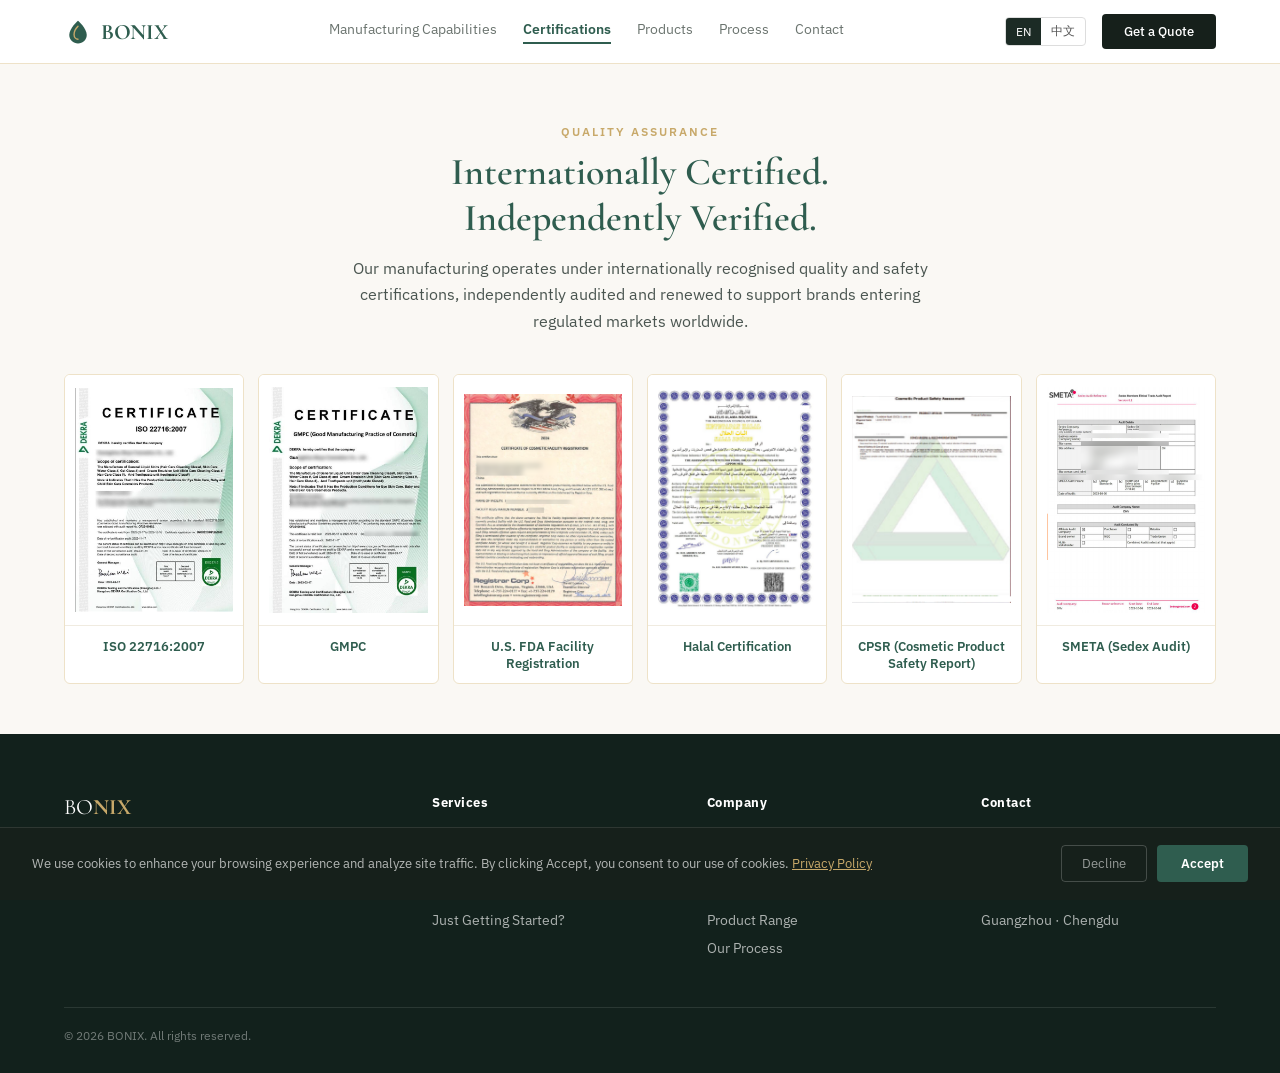
<file: certifications.html>
<!DOCTYPE html>
<html lang="en">
<head>
<meta charset="UTF-8">
<meta name="viewport" content="width=device-width, initial-scale=1.0">
<title>Personal Care Manufacturing Certifications | BONIX</title>
<meta name="description" content="Review BONIX's OEM/ODM personal care manufacturing credentials: ISO 22716, GMPC, U.S. FDA facility registration, Halal certification, a CPSR, and a SMETA/Sedex audit.">
<link rel="preconnect" href="https://fonts.googleapis.com">
<link href="https://fonts.googleapis.com/css2?family=Cormorant+Garamond:wght@400;500;600;700&family=IBM+Plex+Sans:wght@400;500;600&display=swap" rel="stylesheet">
<link rel="stylesheet" href="shared.css">
<style>
  :root {
    --brand-green: #2f5d4f;
    --off-white: #faf8f4;
    --gold: #c8a96a;
    --accent: #2f5d4f;
  }
  * { box-sizing: border-box; margin: 0; padding: 0; }
  body { font-family: 'IBM Plex Sans', sans-serif; background: var(--off-white); color: #1c2b26; padding-top: 64px; }
  .nav {
    display: flex; justify-content: space-between; align-items: center;
    position: fixed; top: 0; left: 0; right: 0; height: 64px; z-index: 300;
    padding: 0 5%; background: rgba(255,255,255,0.96); border-bottom: 1px solid #eee2c8;
    backdrop-filter: blur(12px);
  }
  .logo { font-family: 'Cormorant Garamond', serif; font-size: 22px; font-weight: 700; color: #1c2b26; text-decoration: none; display: inline-flex; align-items: center; gap: 9px; }
  .logo b { font-weight: 700; }
  .logo-mark { width: 28px; height: 28px; flex-shrink: 0; }
  .logo span { color: var(--accent); letter-spacing: -.3px; line-height: 1; }
  .nav-links { display: flex; gap: 26px; font-size: 14px; } .nav-links a { text-decoration:none; color:#6b746f; } .nav-links a:hover{ color:var(--brand-green);}
  .nav-links a.active { color: var(--brand-green); font-weight: 600; border-bottom: 2px solid var(--brand-green); padding-bottom: 4px; }
  .nav-right { display: flex; align-items: center; gap: 16px; }
  .lang-toggle { display: flex; font-size: 12px; border: 1px solid #ddd; border-radius: 4px; overflow: hidden; }
  .lang-toggle button { padding: 5px 10px; background: none; border: none; cursor: pointer; font-family: 'IBM Plex Sans', sans-serif; font-size: 12px; color: #555; }
  .lang-toggle button.on { background: #1c2b25; color: #fff; }
  .quote-btn { background: #16201b; color: #fff; padding: 9px 22px; border-radius: 4px; font-size: 13px; font-weight: 500; text-decoration: none; }
  @media (max-width: 900px) { .nav-links { display: none; } }
  /* 6-card grid: 1 row on desktop; shared.css handles responsive (3-col ≤1000px, 2-col ≤560px) */
  .cert-grid { gap: 14px; }
  .site-footer { background: #12211c; color: rgba(255,255,255,0.85); padding: 60px 5% 30px; margin-top: 40px; }
  .footer-grid { display: grid; grid-template-columns: 1.4fr 1fr 1fr 1fr; gap: 40px; max-width: 1360px; margin: 0 auto; }
  .footer-logo { font-family: 'Cormorant Garamond', serif; font-size: 22px; color: #fff; margin-bottom: 14px; }
  .footer-logo b { color: #c8a96a; }
  .footer-desc { font-size: 13.5px; line-height: 1.7; color: rgba(255,255,255,0.6); max-width: 280px; }
  .footer-col h5 { font-size: 13px; letter-spacing: 0.5px; margin-bottom: 16px; color: #fff; }
  .footer-col a { display: block; font-size: 13.5px; color: rgba(255,255,255,0.65); text-decoration: none; margin-bottom: 10px; }
  .footer-col a:hover { color: #c8a96a; }
  .footer-bottom { max-width: 1360px; margin: 40px auto 0; padding-top: 20px; border-top: 1px solid rgba(255,255,255,0.1); font-size: 12px; color: rgba(255,255,255,0.4); }
  @media (max-width: 900px) { .footer-grid { grid-template-columns: 1fr 1fr; } }
  #cookie-banner{position:fixed;bottom:0;left:0;right:0;z-index:500;background:#16201b;border-top:1px solid rgba(255,255,255,.1);padding:1.1rem 2rem;display:flex;align-items:center;justify-content:space-between;gap:1.5rem;flex-wrap:wrap;transform:translateY(100%);transition:transform .4s ease;}
  #cookie-banner.show{transform:translateY(0);}
  #cookie-banner p{color:rgba(255,255,255,.68);font-size:13px;line-height:1.65;flex:1;min-width:220px;margin:0;}
  #cookie-banner p a{color:#c8a96a;text-decoration:underline;}
  .cookie-btns{display:flex;gap:.65rem;flex-shrink:0;}
  #cookie-accept{padding:9px 24px;background:#2f5d4f;color:#fff;border:none;border-radius:4px;font-size:13px;font-weight:600;cursor:pointer;font-family:inherit;}
  #cookie-decline{padding:9px 20px;background:transparent;color:rgba(255,255,255,.55);border:1px solid rgba(255,255,255,.2);border-radius:4px;font-size:13px;cursor:pointer;font-family:inherit;}
</style>
</head>
<body>

<nav class="nav">
  <a href="/" class="logo"><svg class="logo-mark" viewBox="0 0 32 32" fill="none" xmlns="http://www.w3.org/2000/svg"><path d="M16 3C16 3 6 11.5 6 19.5C6 25 10.5 29 16 29C21.5 29 26 25 26 19.5C26 11.5 16 3 16 3Z" fill="var(--accent)"/><path d="M16 9.5C16 9.5 11.5 14 11.5 18.8C11.5 22 13.5 24.2 16 24.2" stroke="var(--gold)" stroke-width="1.6" stroke-linecap="round"/></svg><span>BO<b>NIX</b></span></a>
  <div class="nav-links">
    <a href="facility.html" data-en="Manufacturing Capabilities" data-zh="制造能力">Manufacturing Capabilities</a>
    <a href="certifications.html" class="active" data-en="Certifications" data-zh="资质认证">Certifications</a>
    <a href="products.html" data-en="Products" data-zh="产品品类">Products</a>
    <a href="process.html" data-en="Process" data-zh="合作流程">Process</a>
    <a href="/#contact" data-en="Contact" data-zh="联系我们">Contact</a>
  </div>
  <div class="nav-right">
    <div class="lang-toggle">
      <button onclick="setLang('en')">EN</button>
      <button onclick="setLang('zh')">中文</button>
    </div>
    <a href="https://wa.me/8613920351502" target="_blank" rel="noopener noreferrer" class="quote-btn" data-en="Get a Quote" data-zh="立即询价">Get a Quote</a>
  </div>
</nav>

<div class="page-header">
  <div class="eyebrow" data-en="Quality Assurance" data-zh="质量保证">Quality Assurance</div>
  <h1 class="page-title" data-en="Internationally Certified. Independently Verified." data-zh="国际认证。权威机构认可。">Internationally Certified. Independently Verified.</h1>
  <p class="page-desc" data-en="Our manufacturing operates under internationally recognised quality and safety certifications, independently audited and renewed to support brands entering regulated markets worldwide." data-zh="我们的制造业务通过国际认可的质量与安全认证——经独立审计与更新，支持品牌进入全球受监管市场。">Our manufacturing operates under internationally recognised quality and safety certifications, independently audited and renewed to support brands entering regulated markets worldwide.</p>
</div>

<div class="group">
  <div class="cert-grid">
    <div class="cert-card">
      <div class="cert-img"><img src="images/iso-22716-certificate.jpg" alt="ISO 22716 Certificate"></div>
      <div class="cert-caption"><h4 data-en="ISO 22716:2007" data-zh="ISO 22716:2007">ISO 22716:2007</h4></div>
    </div>
    <div class="cert-card">
      <div class="cert-img"><img src="images/gmpc-certificate.jpg" alt="GMPC Certificate"></div>
      <div class="cert-caption"><h4 data-en="GMPC" data-zh="GMPC">GMPC</h4></div>
    </div>
    <div class="cert-card">
      <div class="cert-img"><img src="images/fda-facility-registration.png" alt="FDA Registration"></div>
      <div class="cert-caption"><h4 data-en="U.S. FDA Facility Registration" data-zh="美国 FDA 工厂注册">U.S. FDA Facility Registration</h4></div>
    </div>
    <div class="cert-card">
      <div class="cert-img"><img src="images/halal-certification.png" alt="Halal Certification"></div>
      <div class="cert-caption"><h4 data-en="Halal Certification" data-zh="清真认证">Halal Certification</h4></div>
    </div>
    <div class="cert-card">
      <div class="cert-img"><img src="images/cpsr-certificate.png" alt="CPSR Certificate"></div>
      <div class="cert-caption"><h4 data-en="CPSR (Cosmetic Product Safety Report)" data-zh="化妆品安全评估报告">CPSR (Cosmetic Product Safety Report)</h4></div>
    </div>
    <div class="cert-card">
      <div class="cert-img"><img src="images/smeta-sedex-audit.png" alt="SMETA Sedex Audit"></div>
      <div class="cert-caption"><h4 data-en="SMETA (Sedex Audit)" data-zh="SMETA（Sedex 审核）">SMETA (Sedex Audit)</h4></div>
    </div>
  </div>
</div>

<footer class="site-footer">
  <div class="footer-grid">
    <div>
      <div class="footer-logo">BO<b>NIX</b></div>
      <p class="footer-desc" data-en="Professional personal care ODM &amp; OEM manufacturing in China. GMPC &amp; ISO 22716 certified." data-zh="专业个护 ODM &amp; OEM 代加工制造，GMPC 及 ISO 22716 认证。">Professional personal care ODM &amp; OEM manufacturing in China. GMPC &amp; ISO 22716 certified.</p>
    </div>
    <div class="footer-col">
      <h5 data-en="Services" data-zh="服务">Services</h5>
      <a href="/#services" data-en="OEM Manufacturing" data-zh="OEM 代工">OEM Manufacturing</a>
      <a href="/#services" data-en="ODM Development" data-zh="ODM 研发">ODM Development</a>
      <a href="/#services" data-en="Semi-Finished Supply" data-zh="半成品供应">Semi-Finished Supply</a>
      <a href="startup-program.html" data-en="Just Getting Started?" data-zh="刚起步？">Just Getting Started?</a>
    </div>
    <div class="footer-col">
      <h5 data-en="Company" data-zh="公司">Company</h5>
      <a href="facility.html" data-en="Our Facility" data-zh="工厂实力">Our Facility</a>
      <a href="facility.html" data-en="Manufacturing Standards" data-zh="生产标准">Manufacturing Standards</a>
      <a href="certifications.html" data-en="Certifications" data-zh="资质认证">Certifications</a>
      <a href="products.html" data-en="Product Range" data-zh="产品范围">Product Range</a>
      <a href="process.html" data-en="Our Process" data-zh="合作流程">Our Process</a>
    </div>
    <div class="footer-col">
      <h5 data-en="Contact" data-zh="联系方式">Contact</h5>
      <a href="/#contact">WhatsApp</a>
      <a href="/#contact" data-en="Email Us" data-zh="邮箱联系">Email Us</a>
      <a href="/#contact">+86 139 2035 1502</a>
      <a href="/#contact" data-en="Guangzhou · Chengdu" data-zh="广州 · 成都">Guangzhou · Chengdu</a>
    </div>
  </div>
  <div class="footer-bottom" data-en="© 2026 BONIX. All rights reserved." data-zh="© 2026 BONIX. 保留所有权利.">© 2026 BONIX. All rights reserved.</div>
</footer>

<div id="cookie-banner" role="dialog" aria-label="Cookie consent">
  <p data-en='We use cookies to enhance your browsing experience and analyze site traffic. By clicking Accept, you consent to our use of cookies. <a href="privacy-policy.html">Privacy Policy</a>' data-zh='我们使用 Cookie 提升浏览体验并分析网站流量。点击"接受"即表示您同意我们使用 Cookie。<a href="privacy-policy.html">隐私政策</a>'>We use cookies to enhance your browsing experience and analyze site traffic. By clicking Accept, you consent to our use of cookies. <a href="privacy-policy.html">Privacy Policy</a></p>
  <div class="cookie-btns">
    <button id="cookie-decline" data-en="Decline" data-zh="拒绝">Decline</button>
    <button id="cookie-accept" data-en="Accept" data-zh="接受">Accept</button>
  </div>
</div>

<script>
function setLang(lang) {
  document.querySelectorAll('.lang-toggle button').forEach(function(b) {
    b.classList.toggle('on', b.textContent.trim() === (lang === 'en' ? 'EN' : '中文'));
  });
  document.querySelectorAll('[data-en]').forEach(function(el) {
    el.innerHTML = lang === 'en' ? el.getAttribute('data-en') : el.getAttribute('data-zh');
  });
  localStorage.setItem('bonix-lang', lang);
}
(function() { setLang(localStorage.getItem('bonix-lang') || 'en'); })();

</script>
<script src="cookie-consent.js"></script>
</body>
</html>
</file>
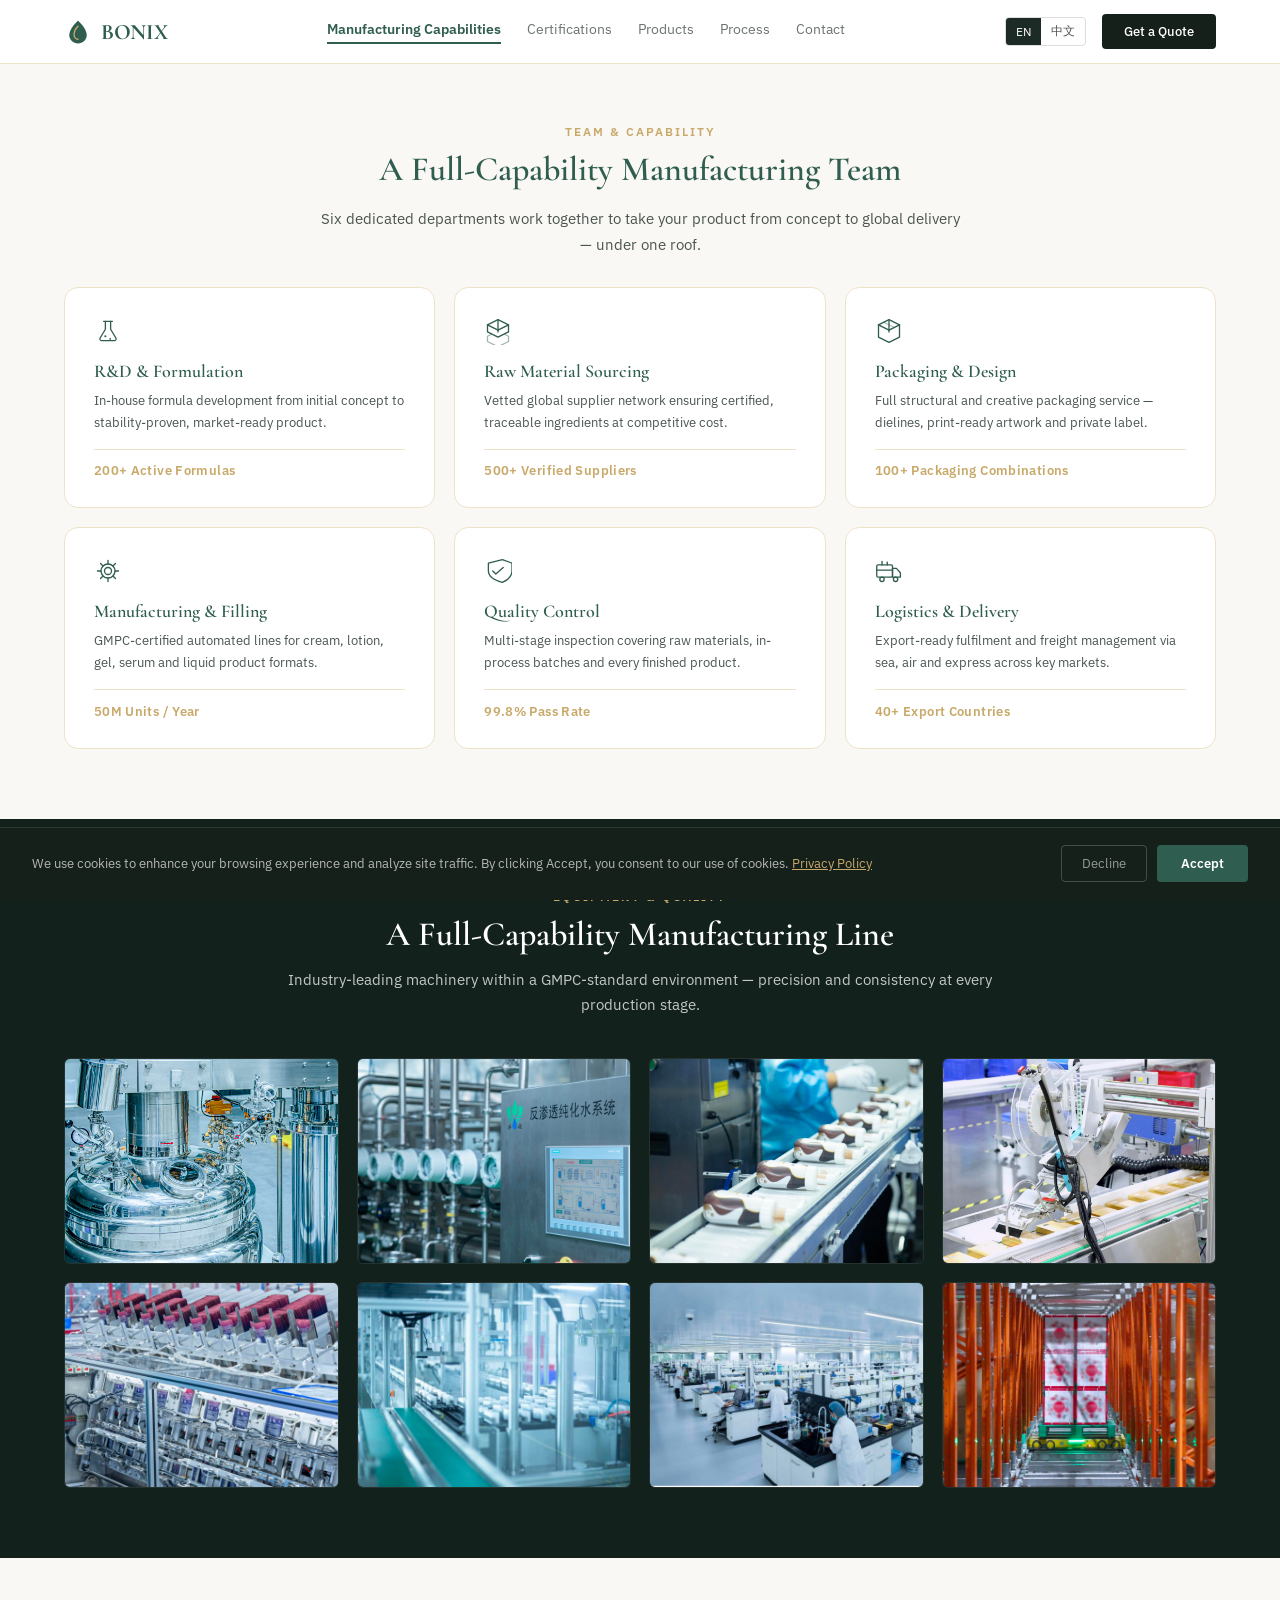
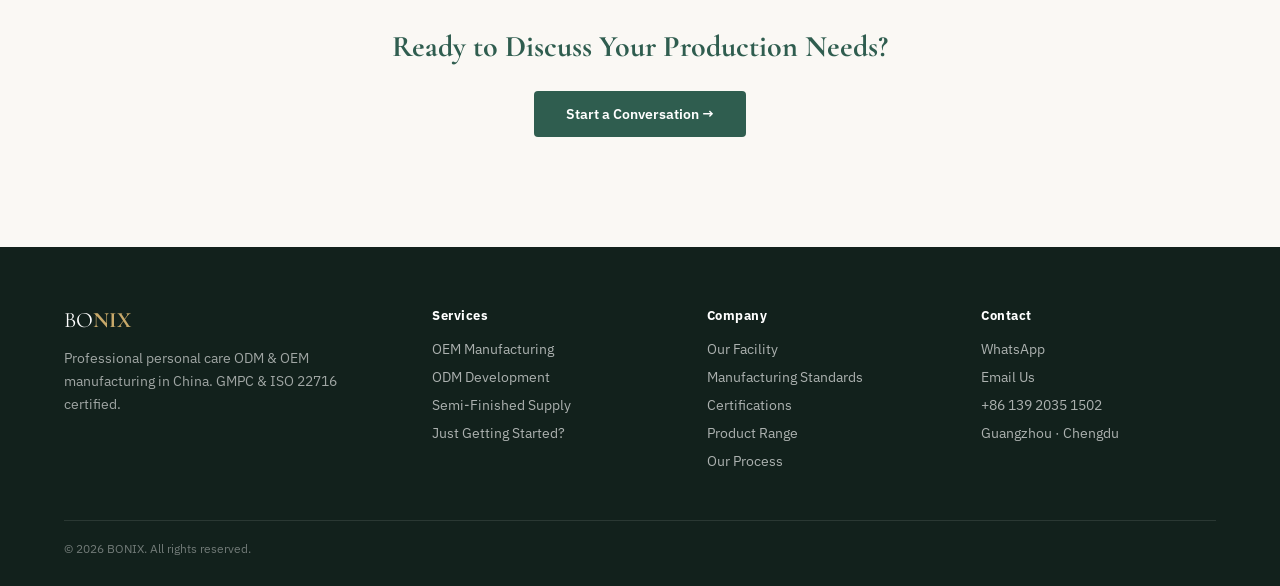
<file: facility.html>
<!DOCTYPE html>
<html lang="en">
<head>
<meta charset="UTF-8">
<meta name="viewport" content="width=device-width, initial-scale=1.0">
<title>Personal Care OEM &amp; ODM Manufacturing Capabilities | BONIX</title>
<meta name="description" content="Explore BONIX's skincare and body care OEM/ODM manufacturing capabilities. GMPC and ISO 22716 certificates are available upon request.">
<link rel="preconnect" href="https://fonts.googleapis.com">
<link href="https://fonts.googleapis.com/css2?family=Cormorant+Garamond:wght@400;500;600;700&family=IBM+Plex+Sans:wght@400;500;600&display=swap" rel="stylesheet">
<style>
  :root {
    --brand-green: #2f5d4f;
    --off-white: #faf8f4;
    --gold: #c8a96a;
    --dark-bg: #12211c;
    --accent: #2f5d4f;
  }
  * { box-sizing: border-box; margin: 0; padding: 0; }
  body { font-family: 'IBM Plex Sans', sans-serif; background: var(--off-white); color: #1c2b26; padding-top: 64px; }

  /* Nav */
  .nav {
    display: flex; justify-content: space-between; align-items: center;
    position: fixed; top: 0; left: 0; right: 0; height: 64px; z-index: 300;
    padding: 0 5%; background: rgba(255,255,255,0.96); border-bottom: 1px solid #eee2c8;
    backdrop-filter: blur(12px);
  }
  .logo { font-family: 'Cormorant Garamond', serif; font-size: 22px; font-weight: 700; color: #1c2b26; text-decoration: none; display: inline-flex; align-items: center; gap: 9px; }
  .logo b { font-weight: 700; }
  .logo-mark { width: 28px; height: 28px; flex-shrink: 0; }
  .logo span { color: var(--accent); letter-spacing: -.3px; line-height: 1; }
  .nav-links { display: flex; gap: 26px; font-size: 14px; } .nav-links a { text-decoration:none; color:#6b746f; } .nav-links a:hover{ color:var(--brand-green);}
  .nav-links a.active { color: var(--brand-green); font-weight: 600; border-bottom: 2px solid var(--brand-green); padding-bottom: 4px; }
  .nav-right { display: flex; align-items: center; gap: 16px; }
  .lang-toggle { display: flex; font-size: 12px; border: 1px solid #ddd; border-radius: 4px; overflow: hidden; }
  .lang-toggle button { padding: 5px 10px; background: none; border: none; cursor: pointer; font-family: 'IBM Plex Sans', sans-serif; font-size: 12px; color: #555; }
  .lang-toggle button.on { background: #1c2b25; color: #fff; }
  .quote-btn { background: #16201b; color: #fff; padding: 9px 22px; border-radius: 4px; font-size: 13px; font-weight: 500; text-decoration: none; }

  /* Page header */
  .page-header { padding: 60px 5% 40px; text-align: center; max-width: 720px; margin: 0 auto; }
  .eyebrow { font-size: 12px; letter-spacing: 2px; text-transform: uppercase; color: var(--gold); font-weight: 600; margin-bottom: 10px; }
  .page-title { font-family: 'Cormorant Garamond', serif; font-size: 40px; font-weight: 600; color: var(--brand-green); margin-bottom: 14px; }
  .page-desc { font-size: 15.5px; line-height: 1.7; color: #4a5550; }

  /* Section header shared style */
  .sec-header { max-width: 720px; margin: 0 auto 36px; padding: 60px 5% 0; text-align: center; }
  .sec-header h2 { font-family: 'Cormorant Garamond', serif; font-size: 34px; font-weight: 600; color: var(--brand-green); margin-top: 10px; }

  /* Capacity stats */
  .capacity-text-section { max-width: 1000px; margin: 0 auto 70px; padding: 0 5%; }
  .capacity-grid { display: grid; grid-template-columns: repeat(5, 1fr); gap: 0; border-top: 1px solid #eee2c8; border-bottom: 1px solid #eee2c8; }
  .capacity-stat { padding: 32px 16px; text-align: center; border-right: 1px solid #eee2c8; cursor: default; transition: background 0.25s ease; position: relative; }
  .capacity-stat:last-child { border-right: none; }
  .capacity-stat:hover { background: #fff; }
  .capacity-num { font-family: 'Cormorant Garamond', serif; font-size: 32px; font-weight: 700; color: var(--brand-green); transition: transform 0.25s ease; }
  .capacity-stat:hover .capacity-num { transform: translateY(-2px); color: var(--gold); }
  .capacity-label { font-size: 12.5px; color: #6b7570; margin-top: 8px; letter-spacing: 0.3px; }
  .capacity-detail { font-size: 12px; line-height: 1.55; color: #6b7570; max-height: 0; opacity: 0; overflow: hidden; transition: max-height 0.35s ease, opacity 0.3s ease, margin-top 0.35s ease; margin-top: 0; }
  .capacity-stat:hover .capacity-detail { max-height: 120px; opacity: 1; margin-top: 12px; }
  .capacity-hint { text-align: center; font-size: 11.5px; color: #b0a98f; margin-top: 14px; letter-spacing: 0.3px; }
  @media (max-width: 800px) { .capacity-grid { grid-template-columns: repeat(2, 1fr); } .capacity-stat { border-bottom: 1px solid #eee2c8; } .capacity-stat:nth-child(2n) { border-right: none; } }

  .team-divider{width:100%;height:1px;background:#eee2c8;margin:2.2rem auto;max-width:1000px;}
  .team-timeline{display:flex;align-items:flex-start;justify-content:space-between;position:relative;max-width:1000px;margin:0 auto 2.8rem;padding:0 5%;}
  .team-timeline::before{content:'';position:absolute;top:24px;left:calc(100%/12);right:calc(100%/12);height:1px;background:var(--brand-green);opacity:.5;}
  .team-node{display:flex;flex-direction:column;align-items:center;gap:.4rem;flex:1;position:relative;z-index:1;}
  .team-node-step{font-family:'Cormorant Garamond',serif;font-size:11px;font-weight:600;color:var(--brand-green);letter-spacing:.1em;}
  .team-node-dot{width:14px;height:14px;border-radius:50%;background:var(--off-white);border:2px solid var(--brand-green);}
  .team-node-label{font-family:'IBM Plex Sans',sans-serif;font-size:10.5px;font-weight:500;color:#6b7570;text-align:center;line-height:1.4;max-width:86px;}
  .team-cards{display:grid;grid-template-columns:repeat(3,1fr);gap:1.2rem;max-width:1360px;margin:0 auto;padding:0 5% 70px;}
  .team-card{background:#fff;border:1px solid #eee2c8;border-radius:14px;padding:1.8rem;transition:all .3s;}
  .team-card:hover{transform:translateY(-4px);border-color:var(--brand-green);box-shadow:0 16px 44px rgba(47,93,79,.14);}
  .team-card-icon{color:var(--brand-green);width:28px;height:28px;margin-bottom:.7rem;}
  .team-card-name{font-family:'Cormorant Garamond',serif;font-size:18px;font-weight:600;color:var(--brand-green);margin-bottom:.5rem;}
  .team-card-desc{font-size:13px;font-weight:400;color:#4a5550;line-height:1.7;margin-bottom:.9rem;}
  .team-card-stat{font-size:12.5px;font-weight:600;color:var(--gold);letter-spacing:.03em;padding-top:.8rem;border-top:1px solid #eee2c8;}
  @media(max-width:900px){.team-cards{grid-template-columns:repeat(2,1fr);}.team-timeline{display:none;}}
  @media(max-width:600px){.team-cards{grid-template-columns:1fr;}}

  /* Equipment section */
  .equipment-section { background: var(--dark-bg); padding: 70px 5%; color: #fff; }
  .eq-header { max-width: 720px; margin: 0 auto 40px; text-align: center; }
  .eq-header .eyebrow { color: var(--gold); }
  .eq-header h2 { font-family: 'Cormorant Garamond', serif; font-size: 34px; font-weight: 600; margin-bottom: 12px; }
  .eq-header p { font-size: 15px; color: rgba(255,255,255,0.75); line-height: 1.7; }
  .eq-grid { display: grid; grid-template-columns: repeat(4, 1fr); gap: 18px; max-width: 1360px; margin: 0 auto; }
  .eq-card { border-radius: 6px; overflow: hidden; border: 1px solid rgba(255,255,255,0.08); }
  .eq-img { position: relative; aspect-ratio: 4/3; overflow: hidden; }
  .eq-img img { width: 100%; height: 100%; object-fit: cover; display: block; transition: transform 0.4s ease, filter 0.3s ease; }
  .eq-img:hover img { transform: scale(1.04); filter: brightness(0.35); }
  .eq-overlay { position: absolute; inset: 0; display: flex; flex-direction: column; justify-content: center; padding: 20px; opacity: 0; transition: opacity 0.3s ease; pointer-events: none; }
  .eq-img:hover .eq-overlay { opacity: 1; }
  .eq-overlay h4 { font-family: 'Cormorant Garamond', serif; font-size: 17px; font-weight: 600; color: #c8a96a; margin-bottom: 8px; line-height: 1.3; }
  .eq-overlay p { font-size: 12.5px; line-height: 1.55; color: rgba(255,255,255,0.9); }

  /* CTA */
  .cta-section { background: var(--off-white); text-align: center; padding: 70px 5%; }
  .cta-section h3 { font-family: 'Cormorant Garamond', serif; font-size: 30px; color: var(--brand-green); margin-bottom: 16px; }
  .cta-btn { display: inline-block; background: var(--brand-green); color: #fff; padding: 14px 32px; border-radius: 4px; font-size: 14px; font-weight: 600; text-decoration: none; margin-top: 10px; }

  @media (max-width: 900px) {
    .nav-links { display: none; }
    .capacity-grid { grid-template-columns: repeat(3, 1fr); }
    .eq-grid { grid-template-columns: repeat(2, 1fr); }
  }

  /* Footer */
  .site-footer { background: #12211c; color: rgba(255,255,255,0.85); padding: 60px 5% 30px; margin-top: 40px; }
  .footer-grid { display: grid; grid-template-columns: 1.4fr 1fr 1fr 1fr; gap: 40px; max-width: 1360px; margin: 0 auto; }
  .footer-logo { font-family: 'Cormorant Garamond', serif; font-size: 22px; color: #fff; margin-bottom: 14px; }
  .footer-logo b { color: #c8a96a; }
  .footer-desc { font-size: 13.5px; line-height: 1.7; color: rgba(255,255,255,0.6); max-width: 280px; }
  .footer-col h5 { font-size: 13px; letter-spacing: 0.5px; margin-bottom: 16px; color: #fff; }
  .footer-col a { display: block; font-size: 13.5px; color: rgba(255,255,255,0.65); text-decoration: none; margin-bottom: 10px; }
  .footer-col a:hover { color: #c8a96a; }
  .footer-bottom { max-width: 1360px; margin: 40px auto 0; padding-top: 20px; border-top: 1px solid rgba(255,255,255,0.1); font-size: 12px; color: rgba(255,255,255,0.4); }
  @media (max-width: 900px) { .footer-grid { grid-template-columns: 1fr 1fr; } }

  /* Cookie consent */
  #cookie-banner{position:fixed;bottom:0;left:0;right:0;z-index:500;background:#16201b;border-top:1px solid rgba(255,255,255,.1);padding:1.1rem 2rem;display:flex;align-items:center;justify-content:space-between;gap:1.5rem;flex-wrap:wrap;transform:translateY(100%);transition:transform .4s ease;}
  #cookie-banner.show{transform:translateY(0);}
  #cookie-banner p{color:rgba(255,255,255,.68);font-size:13px;line-height:1.65;flex:1;min-width:220px;margin:0;}
  #cookie-banner p a{color:#c8a96a;text-decoration:underline;}
  .cookie-btns{display:flex;gap:.65rem;flex-shrink:0;}
  #cookie-accept{padding:9px 24px;background:#2f5d4f;color:#fff;border:none;border-radius:4px;font-size:13px;font-weight:600;cursor:pointer;font-family:inherit;}
  #cookie-decline{padding:9px 20px;background:transparent;color:rgba(255,255,255,.55);border:1px solid rgba(255,255,255,.2);border-radius:4px;font-size:13px;cursor:pointer;font-family:inherit;}
</style>
</head>
<body>

<nav class="nav">
  <a href="/" class="logo"><svg class="logo-mark" viewBox="0 0 32 32" fill="none" xmlns="http://www.w3.org/2000/svg"><path d="M16 3C16 3 6 11.5 6 19.5C6 25 10.5 29 16 29C21.5 29 26 25 26 19.5C26 11.5 16 3 16 3Z" fill="var(--accent)"/><path d="M16 9.5C16 9.5 11.5 14 11.5 18.8C11.5 22 13.5 24.2 16 24.2" stroke="var(--gold)" stroke-width="1.6" stroke-linecap="round"/></svg><span>BO<b>NIX</b></span></a>
  <div class="nav-links">
    <a href="facility.html" class="active" data-en="Manufacturing Capabilities" data-zh="制造能力">Manufacturing Capabilities</a>
    <a href="certifications.html" data-en="Certifications" data-zh="资质认证">Certifications</a>
    <a href="products.html" data-en="Products" data-zh="产品品类">Products</a>
    <a href="process.html" data-en="Process" data-zh="合作流程">Process</a>
    <a href="/#contact" data-en="Contact" data-zh="联系我们">Contact</a>
  </div>
  <div class="nav-right">
    <div class="lang-toggle">
      <button onclick="setLang('en')">EN</button>
      <button onclick="setLang('zh')">中文</button>
    </div>
    <a href="https://wa.me/8613920351502" target="_blank" rel="noopener noreferrer" class="quote-btn" data-en="Get a Quote" data-zh="立即询价">Get a Quote</a>
  </div>
</nav>

<div class="sec-header">
  <div class="eyebrow" data-en="Team &amp; Capability" data-zh="团队与体系能力">Team &amp; Capability</div>
  <h2 data-en="A Full-Capability Manufacturing Team" data-zh="全能力的制造团队">A Full-Capability Manufacturing Team</h2>
</div>
<p style="max-width:640px;margin:-20px auto 30px;text-align:center;font-size:15px;color:#4a5550;line-height:1.7;" data-en="Six dedicated departments work together to take your product from concept to global delivery — under one roof." data-zh="六大专职部门协同合作，在同一屋檐下，将您的产品从概念带到全球交付。">Six dedicated departments work together to take your product from concept to global delivery — under one roof.</p>

<div class="team-cards">
  <div class="team-card">
    <svg class="team-card-icon" viewBox="0 0 32 32" fill="none" stroke="currentColor" stroke-width="1.5" stroke-linecap="round" stroke-linejoin="round"><path d="M13 5v9L7 24a2 2 0 001.8 3h14.4A2 2 0 0025 24L19 14V5"/><line x1="11" y1="5" x2="21" y2="5"/><circle cx="13" cy="22" r="1.2" fill="currentColor" stroke="none"/><circle cx="18.5" cy="25" r="1" fill="currentColor" stroke="none"/></svg>
    <div class="team-card-name" data-en="R&amp;D &amp; Formulation" data-zh="研发与配方部">R&amp;D &amp; Formulation</div>
    <div class="team-card-desc" data-en="In-house formula development from initial concept to stability-proven, market-ready product." data-zh="从初始概念到稳定性验证，全流程自主研发市场级配方。">In-house formula development from initial concept to stability-proven, market-ready product.</div>
    <div class="team-card-stat" data-en="200+ Active Formulas" data-zh="200+ 活跃配方">200+ Active Formulas</div>
  </div>
  <div class="team-card">
    <svg class="team-card-icon" viewBox="0 0 32 32" fill="none" stroke="currentColor" stroke-width="1.5" stroke-linecap="round" stroke-linejoin="round"><path d="M16 3l12 6v8l-12 6L4 17V9z"/><line x1="16" y1="3" x2="16" y2="17"/><line x1="4" y1="9" x2="16" y2="15"/><line x1="28" y1="9" x2="16" y2="15"/><path d="M8 20l-4 2v6l12 6 12-6v-6l-4-2" opacity=".45"/></svg>
    <div class="team-card-name" data-en="Raw Material Sourcing" data-zh="原料采购部">Raw Material Sourcing</div>
    <div class="team-card-desc" data-en="Vetted global supplier network ensuring certified, traceable ingredients at competitive cost." data-zh="严格筛选的全球供应商体系，确保原料可溯源、有认证且价格具竞争力。">Vetted global supplier network ensuring certified, traceable ingredients at competitive cost.</div>
    <div class="team-card-stat" data-en="500+ Verified Suppliers" data-zh="500+ 认证供应商">500+ Verified Suppliers</div>
  </div>
  <div class="team-card">
    <svg class="team-card-icon" viewBox="0 0 32 32" fill="none" stroke="currentColor" stroke-width="1.5" stroke-linecap="round" stroke-linejoin="round"><polyline points="4 9 16 3 28 9"/><path d="M28 9v14l-12 6L4 23V9"/><line x1="16" y1="3" x2="16" y2="17"/><line x1="4" y1="9" x2="16" y2="15"/><line x1="28" y1="9" x2="16" y2="15"/><line x1="10" y1="6" x2="22" y2="12" opacity=".4"/></svg>
    <div class="team-card-name" data-en="Packaging &amp; Design" data-zh="包装与设计部">Packaging &amp; Design</div>
    <div class="team-card-desc" data-en="Full structural and creative packaging service — dielines, print-ready artwork and private label." data-zh="一站式包装服务，涵盖结构设计、印前文件制作与私有品牌定制。">Full structural and creative packaging service — dielines, print-ready artwork and private label.</div>
    <div class="team-card-stat" data-en="100+ Packaging Combinations" data-zh="100+ 种包装组合">100+ Packaging Combinations</div>
  </div>
  <div class="team-card">
    <svg class="team-card-icon" viewBox="0 0 32 32" fill="none" stroke="currentColor" stroke-width="1.5" stroke-linecap="round" stroke-linejoin="round"><circle cx="16" cy="16" r="4"/><circle cx="16" cy="16" r="8"/><line x1="16" y1="4" x2="16" y2="8"/><line x1="16" y1="24" x2="16" y2="28"/><line x1="4" y1="16" x2="8" y2="16"/><line x1="24" y1="16" x2="28" y2="16"/><line x1="7.5" y1="7.5" x2="10.3" y2="10.3"/><line x1="21.7" y1="21.7" x2="24.5" y2="24.5"/><line x1="24.5" y1="7.5" x2="21.7" y2="10.3"/><line x1="10.3" y1="21.7" x2="7.5" y2="24.5"/></svg>
    <div class="team-card-name" data-en="Manufacturing &amp; Filling" data-zh="生产与灌装部">Manufacturing &amp; Filling</div>
    <div class="team-card-desc" data-en="GMPC-certified automated lines for cream, lotion, gel, serum and liquid product formats." data-zh="GMPC认证自动化产线，支持膏霜、乳液、啫喱、精华及水剂产品的规模化生产。">GMPC-certified automated lines for cream, lotion, gel, serum and liquid product formats.</div>
    <div class="team-card-stat" data-en="50M Units / Year" data-zh="5,000万件 / 年">50M Units / Year</div>
  </div>
  <div class="team-card">
    <svg class="team-card-icon" viewBox="0 0 32 32" fill="none" stroke="currentColor" stroke-width="1.5" stroke-linecap="round" stroke-linejoin="round"><path d="M16 3l11 4v8.5c0 6.5-4.8 10.8-11 13.5C5 26.3 0 22 0 15.5V7z" transform="translate(5,0)"/><polyline points="10 16 13.5 19.5 22 12"/></svg>
    <div class="team-card-name" data-en="Quality Control" data-zh="品质管控部">Quality Control</div>
    <div class="team-card-desc" data-en="Multi-stage inspection covering raw materials, in-process batches and every finished product." data-zh="覆盖原料进厂、过程批次及成品出货的多阶段全流程质量检验。">Multi-stage inspection covering raw materials, in-process batches and every finished product.</div>
    <div class="team-card-stat" data-en="99.8% Pass Rate" data-zh="99.8% 一次合格率">99.8% Pass Rate</div>
  </div>
  <div class="team-card">
    <svg class="team-card-icon" viewBox="0 0 32 32" fill="none" stroke="currentColor" stroke-width="1.5" stroke-linecap="round" stroke-linejoin="round"><rect x="2" y="9" width="18" height="14" rx="1.5"/><path d="M20 13h4.5l4.5 5v5h-9V13z"/><circle cx="8" cy="25.5" r="2.5"/><circle cx="23.5" cy="25.5" r="2.5"/><line x1="2" y1="15" x2="20" y2="15"/><line x1="8" y1="9" x2="8" y2="5"/><line x1="14" y1="9" x2="14" y2="6"/></svg>
    <div class="team-card-name" data-en="Logistics &amp; Delivery" data-zh="物流与交付部">Logistics &amp; Delivery</div>
    <div class="team-card-desc" data-en="Export-ready fulfilment and freight management via sea, air and express across key markets." data-zh="出口合规的仓配一体化物流管理，支持海运、空运及快递，覆盖全球主要市场。">Export-ready fulfilment and freight management via sea, air and express across key markets.</div>
    <div class="team-card-stat" data-en="40+ Export Countries" data-zh="40+ 出口国家">40+ Export Countries</div>
  </div>
</div>

<section class="equipment-section">
  <div class="eq-header">
    <div class="eyebrow" data-en="Equipment &amp; Quality" data-zh="设备与质量">Equipment &amp; Quality</div>
    <h2 data-en="A Full-Capability Manufacturing Line" data-zh="全能力的智能产线">A Full-Capability Manufacturing Line</h2>
    <p data-en="Industry-leading machinery within a GMPC-standard environment — precision and consistency at every production stage." data-zh="行业领先的设备在GMPC标准环境中运行——每个生产环节都保持精度与一致性。">Industry-leading machinery within a GMPC-standard environment — precision and consistency at every production stage.</p>
  </div>
  <div class="eq-grid">
    <div class="eq-card">
      <div class="eq-img">
        <img src="images/vacuum-emulsifying-amp-mixing-system.png" alt="Vacuum Emulsifying &amp; Mixing System">
        <div class="eq-overlay">
          <h4 data-en="Vacuum Emulsifying &amp; Mixing System" data-zh="真空乳化混合系统">Vacuum Emulsifying &amp; Mixing System</h4>
          <p data-en="High-precision vacuum emulsification ensures uniform texture and stability across cream, lotion and gel formulations, minimizing air entrapment for consistent batch quality." data-zh="高精度真空乳化确保膏霜、乳液和啫喱配方质地均匀稳定，减少气泡，保证每批次质量一致。">High-precision vacuum emulsification ensures uniform texture and stability across cream, lotion and gel formulations, minimizing air entrapment for consistent batch quality.</p>
        </div>
      </div>
    </div>
    <div class="eq-card">
      <div class="eq-img">
        <img src="images/vacuum-emulsifying-amp-mixing-system-2.png" alt="RO Water Purification System">
        <div class="eq-overlay">
          <h4 data-en="RO Water Purification System" data-zh="RO反渗透纯水系统">RO Water Purification System</h4>
          <p data-en="Reverse-osmosis purification delivers pharmaceutical-grade process water, critical for formulation stability and shelf-life performance across every product line." data-zh="反渗透纯化系统提供制药级工艺用水，对配方稳定性和每条产品线的货架期表现至关重要。">Reverse-osmosis purification delivers pharmaceutical-grade process water, critical for formulation stability and shelf-life performance across every product line.</p>
        </div>
      </div>
    </div>
    <div class="eq-card">
      <div class="eq-img">
        <img src="images/ro-water-purification-system.png" alt="Automated Filling Line">
        <div class="eq-overlay">
          <h4 data-en="Automated Filling Line" data-zh="全自动高速灌包生产线">Automated Filling Line</h4>
          <p data-en="Automated bottle filling with integrated inline inspection ensures fill-weight accuracy and reduces contamination risk at scale." data-zh="配备在线检测的自动灌装设备，确保灌装精度并降低大规模生产中的污染风险。">Automated bottle filling with integrated inline inspection ensures fill-weight accuracy and reduces contamination risk at scale.</p>
        </div>
      </div>
    </div>
    <div class="eq-card">
      <div class="eq-img">
        <img src="images/automated-filling-line.png" alt="Automated Labeling System">
        <div class="eq-overlay">
          <h4 data-en="Automated Labeling System" data-zh="自动贴标系统">Automated Labeling System</h4>
          <p data-en="Precision labeling equipment ensures consistent placement and print quality across high-volume production runs." data-zh="精密贴标设备确保高批量生产中标签位置一致、印刷质量稳定。">Precision labeling equipment ensures consistent placement and print quality across high-volume production runs.</p>
        </div>
      </div>
    </div>
    <div class="eq-card">
      <div class="eq-img">
        <img src="images/automated-labeling-system.png" alt="High-Speed Tube Filling">
        <div class="eq-overlay">
          <h4 data-en="High-Speed Tube Filling" data-zh="高速软管灌装">High-Speed Tube Filling</h4>
          <p data-en="Dedicated tube-filling capability supports cream and gel formats at production speeds suited to large-volume orders." data-zh="专用软管灌装设备，支持膏霜和啫喱产品的大批量订单生产速度。">Dedicated tube-filling capability supports cream and gel formats at production speeds suited to large-volume orders.</p>
        </div>
      </div>
    </div>
    <div class="eq-card">
      <div class="eq-img">
        <img src="images/high-speed-tube-filling.png" alt="Production Line Overview">
        <div class="eq-overlay">
          <h4 data-en="Production Line Overview" data-zh="产线全景">Production Line Overview</h4>
          <p data-en="A live view of our cleanroom-standard filling floor, running multiple product lines in parallel under continuous quality monitoring." data-zh="净化车间级别灌装车间的实景，多条产品线并行运转，并持续进行质量监控。">A live view of our cleanroom-standard filling floor, running multiple product lines in parallel under continuous quality monitoring.</p>
        </div>
      </div>
    </div>
    <div class="eq-card">
      <div class="eq-img">
        <img src="images/production-line-overview.png" alt="Quality Control Laboratory">
        <div class="eq-overlay">
          <h4 data-en="Quality Control Laboratory" data-zh="质量控制实验室">Quality Control Laboratory</h4>
          <p data-en="In-house QC laboratory conducts raw material, in-process and finished product testing, supporting our documented 99.8% batch pass rate." data-zh="内部QC实验室对原材料、过程产品和成品进行检测，有力支撑了已记录在案的99.8%批次合格率。">In-house QC laboratory conducts raw material, in-process and finished product testing, supporting our documented 99.8% batch pass rate.</p>
        </div>
      </div>
    </div>
    <div class="eq-card">
      <div class="eq-img">
        <img src="images/quality-control-laboratory.png" alt="Automated Warehousing System">
        <div class="eq-overlay">
          <h4 data-en="Automated Warehousing System" data-zh="自动化仓储系统">Automated Warehousing System</h4>
          <p data-en="AGV-based automated warehousing streamlines finished goods storage and retrieval, supporting reliable export-ready fulfilment." data-zh="基于AGV的自动化仓储系统优化成品的存取流程，支持可靠的出口就绪履约。">AGV-based automated warehousing streamlines finished goods storage and retrieval, supporting reliable export-ready fulfilment.</p>
        </div>
      </div>
    </div>
  </div>
</section>

<section class="cta-section">
  <h3 data-en="Ready to Discuss Your Production Needs?" data-zh="准备好讨论您的生产需求了吗？">Ready to Discuss Your Production Needs?</h3>
  <a class="cta-btn" href="/#contact" data-en="Start a Conversation →" data-zh="开始对话 →">Start a Conversation →</a>
</section>

<footer class="site-footer">
  <div class="footer-grid">
    <div>
      <div class="footer-logo">BO<b>NIX</b></div>
      <p class="footer-desc" data-en="Professional personal care ODM &amp; OEM manufacturing in China. GMPC &amp; ISO 22716 certified." data-zh="专业个护 ODM &amp; OEM 代加工制造，GMPC 及 ISO 22716 认证。">Professional personal care ODM &amp; OEM manufacturing in China. GMPC &amp; ISO 22716 certified.</p>
    </div>
    <div class="footer-col">
      <h5 data-en="Services" data-zh="服务">Services</h5>
      <a href="/#services" data-en="OEM Manufacturing" data-zh="OEM 代工">OEM Manufacturing</a>
      <a href="/#services" data-en="ODM Development" data-zh="ODM 研发">ODM Development</a>
      <a href="/#services" data-en="Semi-Finished Supply" data-zh="半成品供应">Semi-Finished Supply</a>
      <a href="startup-program.html" data-en="Just Getting Started?" data-zh="刚起步？">Just Getting Started?</a>
    </div>
    <div class="footer-col">
      <h5 data-en="Company" data-zh="公司">Company</h5>
      <a href="facility.html" data-en="Our Facility" data-zh="工厂实力">Our Facility</a>
      <a href="facility.html" data-en="Manufacturing Standards" data-zh="生产标准">Manufacturing Standards</a>
      <a href="certifications.html" data-en="Certifications" data-zh="资质认证">Certifications</a>
      <a href="products.html" data-en="Product Range" data-zh="产品范围">Product Range</a>
      <a href="process.html" data-en="Our Process" data-zh="合作流程">Our Process</a>
    </div>
    <div class="footer-col">
      <h5 data-en="Contact" data-zh="联系方式">Contact</h5>
      <a href="/#contact">WhatsApp</a>
      <a href="/#contact" data-en="Email Us" data-zh="邮箱联系">Email Us</a>
      <a href="/#contact">+86 139 2035 1502</a>
      <a href="/#contact" data-en="Guangzhou · Chengdu" data-zh="广州 · 成都">Guangzhou · Chengdu</a>
    </div>
  </div>
  <div class="footer-bottom" data-en="© 2026 BONIX. All rights reserved." data-zh="© 2026 BONIX. 保留所有权利.">© 2026 BONIX. All rights reserved.</div>
</footer>

<div id="cookie-banner" role="dialog" aria-label="Cookie consent">
  <p data-en='We use cookies to enhance your browsing experience and analyze site traffic. By clicking Accept, you consent to our use of cookies. <a href="privacy-policy.html">Privacy Policy</a>' data-zh='我们使用 Cookie 提升浏览体验并分析网站流量。点击"接受"即表示您同意我们使用 Cookie。<a href="privacy-policy.html">隐私政策</a>'>We use cookies to enhance your browsing experience and analyze site traffic. By clicking Accept, you consent to our use of cookies. <a href="privacy-policy.html">Privacy Policy</a></p>
  <div class="cookie-btns">
    <button id="cookie-decline" data-en="Decline" data-zh="拒绝">Decline</button>
    <button id="cookie-accept" data-en="Accept" data-zh="接受">Accept</button>
  </div>
</div>

<script>
function setLang(lang) {
  document.querySelectorAll('.lang-toggle button').forEach(function(b) {
    b.classList.toggle('on', b.textContent.trim() === (lang === 'en' ? 'EN' : '中文'));
  });
  document.querySelectorAll('[data-en]').forEach(function(el) {
    el.innerHTML = lang === 'en' ? el.getAttribute('data-en') : el.getAttribute('data-zh');
  });
  localStorage.setItem('bonix-lang', lang);
}
(function() { setLang(localStorage.getItem('bonix-lang') || 'en'); })();

</script>
<script src="cookie-consent.js"></script>
</body>
</html>
</file>
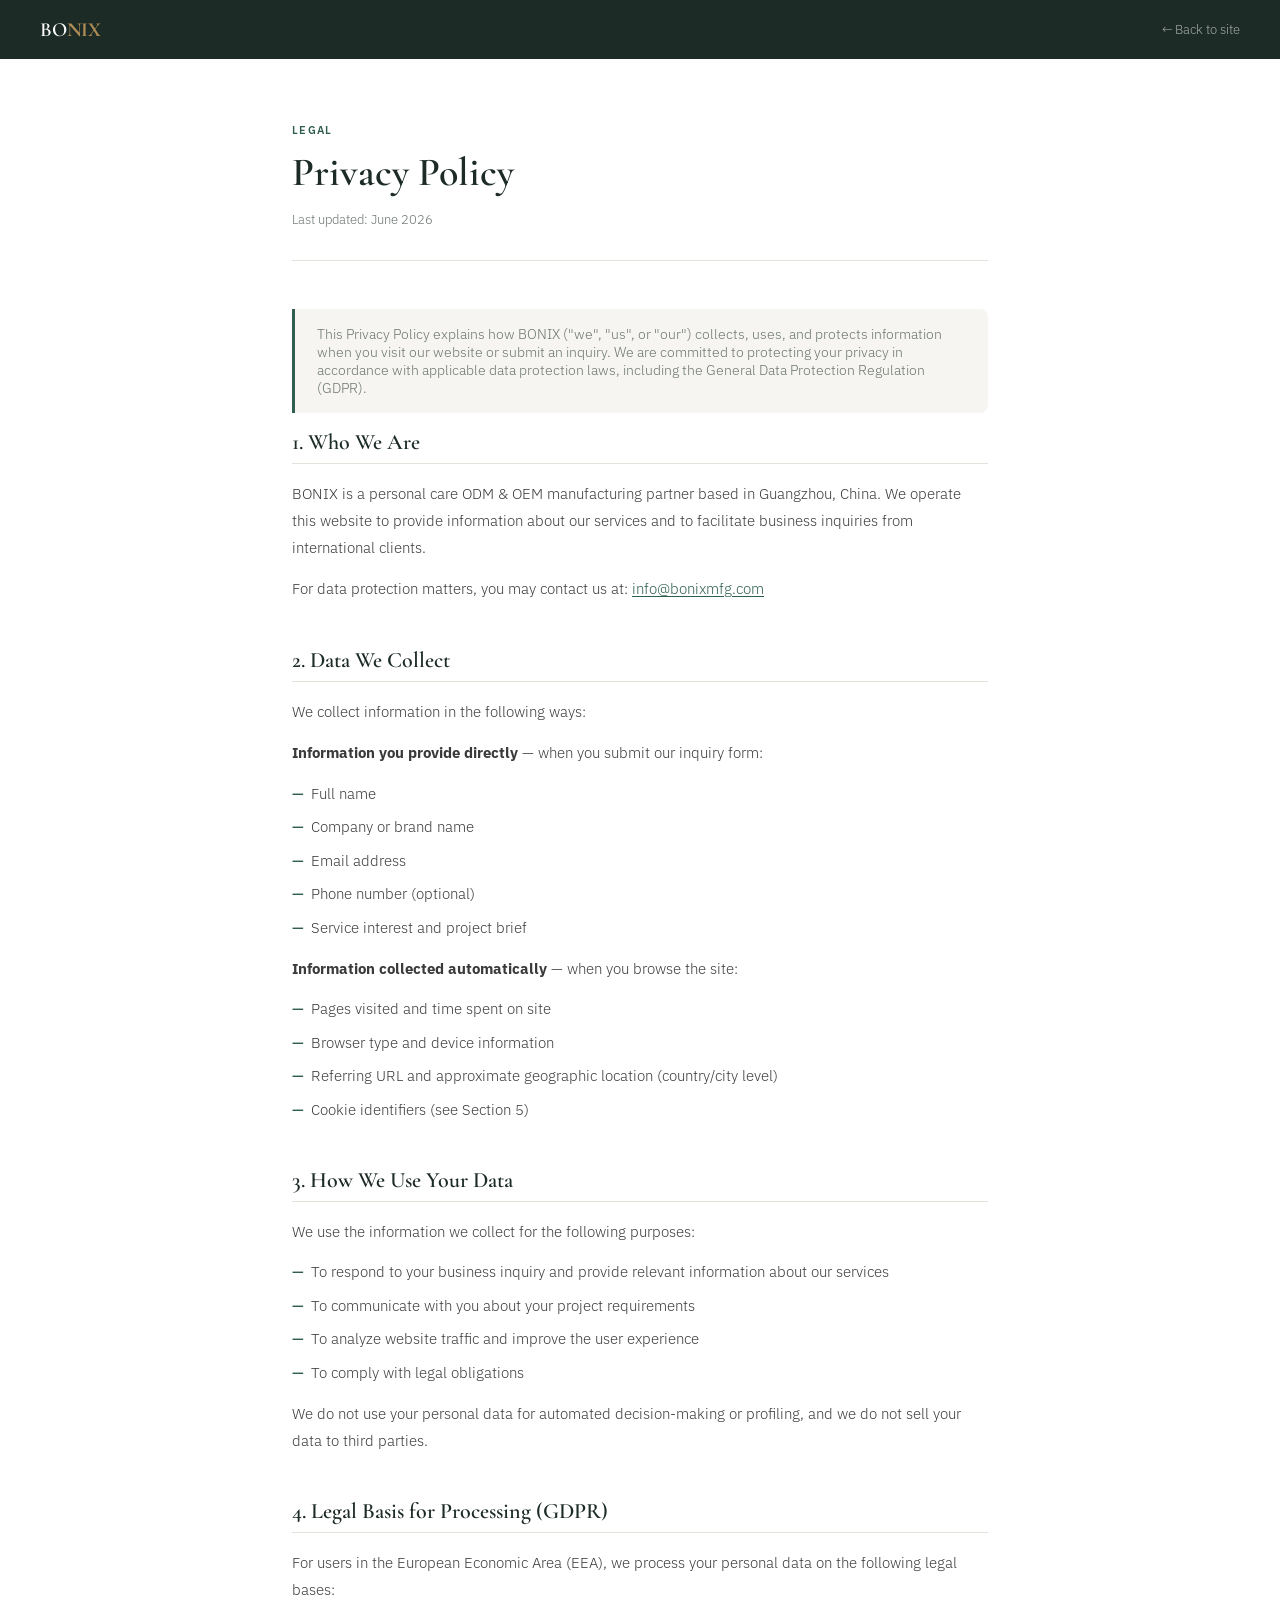
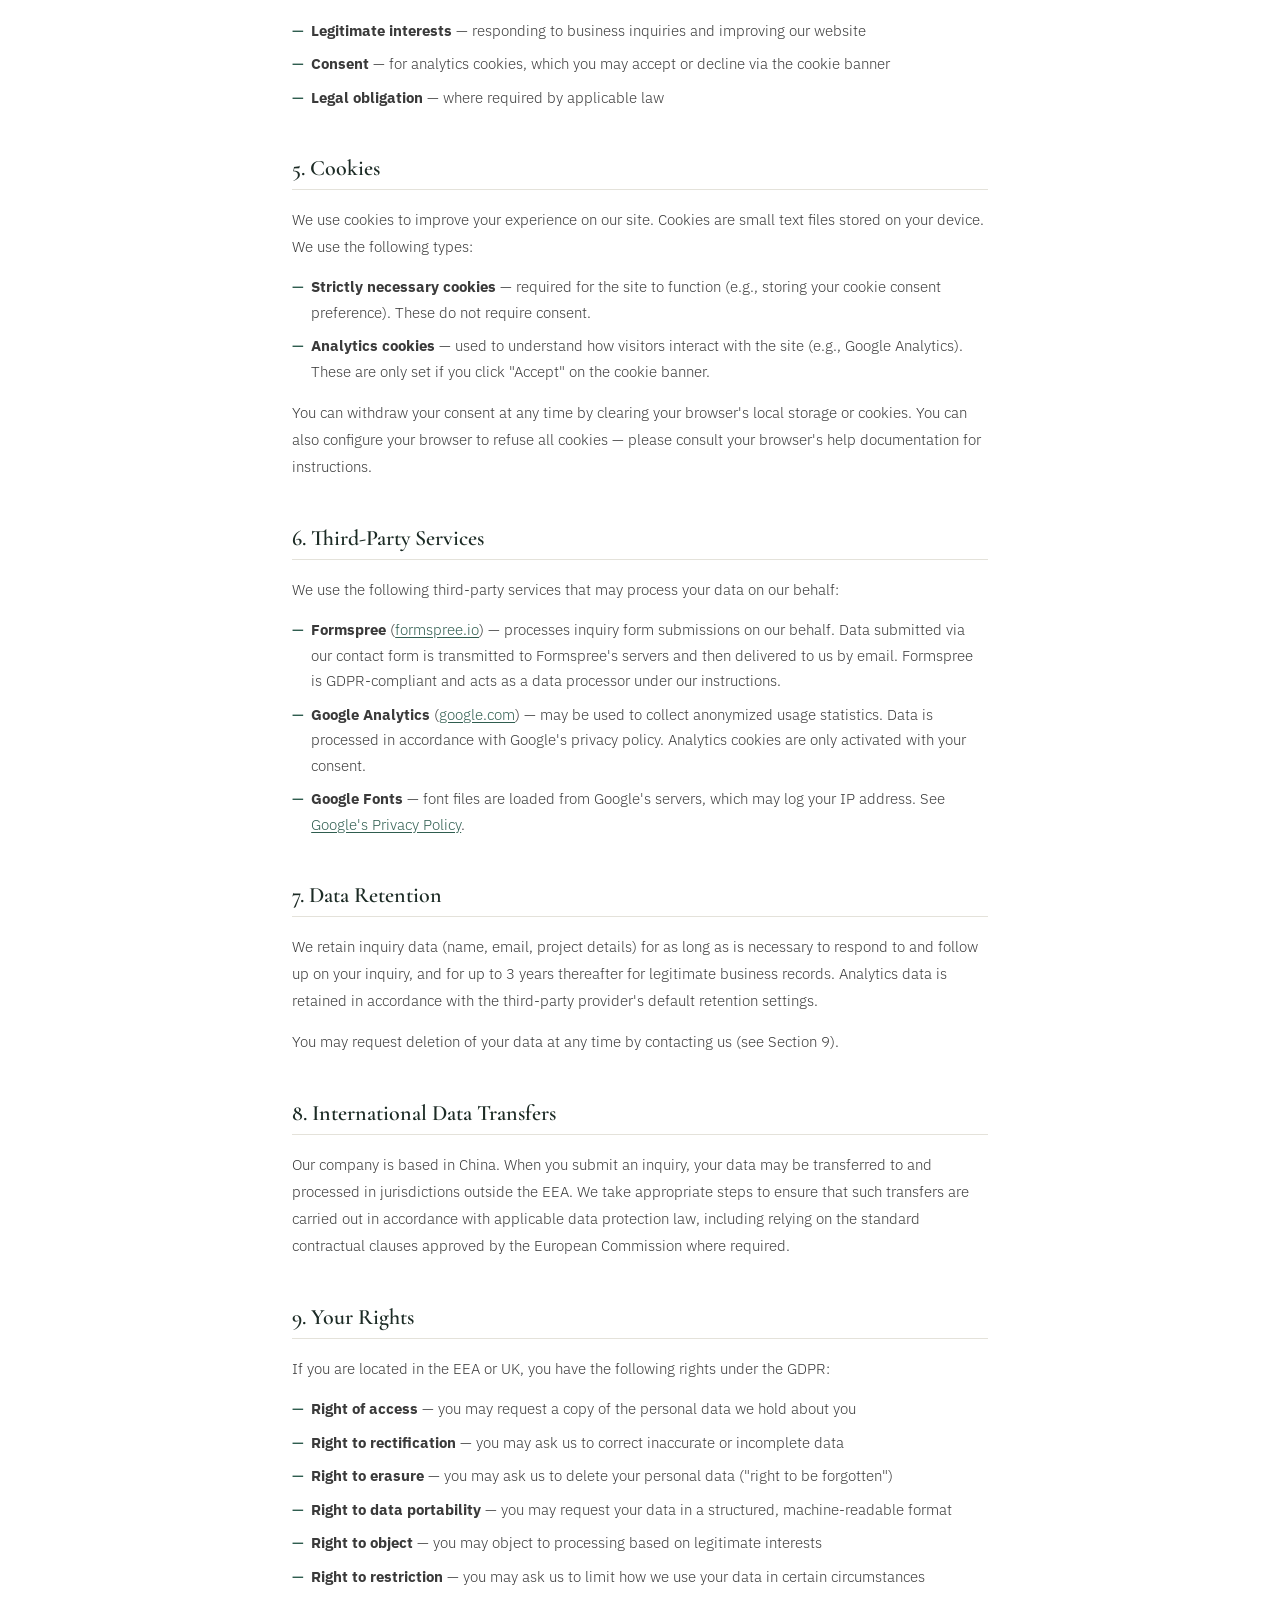
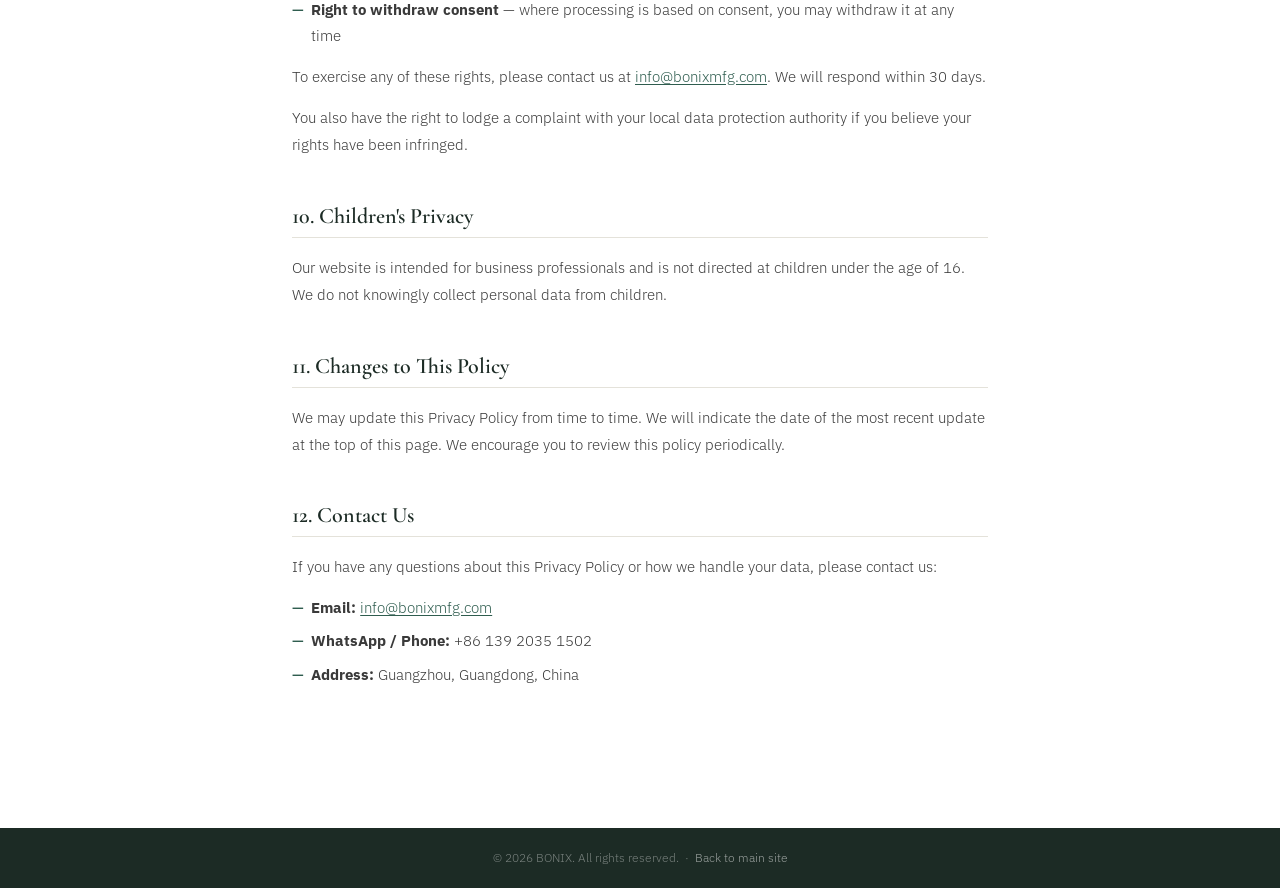
<file: privacy-policy.html>
<!DOCTYPE html>
<html lang="en">
<head>
  <meta charset="UTF-8">
  <meta name="viewport" content="width=device-width, initial-scale=1.0">
  <title>Privacy Policy — BONIX</title>
  <link href="https://fonts.googleapis.com/css2?family=Cormorant+Garamond:wght@400;600&family=IBM+Plex+Sans:wght@300;400;500;600&display=swap" rel="stylesheet">
  <style>
    :root {
      --navy:   #1c2b25;
      --accent: #2f5d4f;
      --gold:   #b08d57;
      --text:   #1a221e;
      --muted:  #6b746f;
      --bg:     #f6f5f1;
      --border: #e4e2da;
    }
    *, *::before, *::after { box-sizing: border-box; margin: 0; padding: 0; }
    body {
      font-family: 'IBM Plex Sans', system-ui, sans-serif;
      font-weight: 300;
      color: var(--text);
      background: #fff;
      -webkit-font-smoothing: antialiased;
    }

    /* ── Nav ── */
    .pp-nav {
      background: var(--navy);
      padding: 1.1rem 2.5rem;
      display: flex;
      align-items: center;
      justify-content: space-between;
    }
    .pp-logo {
      font-family: 'Cormorant Garamond', serif;
      font-size: 20px;
      font-weight: 600;
      color: #fff;
      text-decoration: none;
      letter-spacing: -.2px;
    }
    .pp-logo b { color: var(--gold); }
    .pp-back {
      font-size: 13px;
      color: rgba(255,255,255,.6);
      text-decoration: none;
      transition: color .2s;
    }
    .pp-back:hover { color: #fff; }

    /* ── Layout ── */
    .pp-wrap {
      max-width: 760px;
      margin: 0 auto;
      padding: 4rem 2rem 6rem;
    }

    /* ── Header ── */
    .pp-header { margin-bottom: 3rem; padding-bottom: 2rem; border-bottom: 1px solid var(--border); }
    .pp-eyebrow {
      font-size: 11px;
      font-weight: 600;
      letter-spacing: .12em;
      text-transform: uppercase;
      color: var(--accent);
      margin-bottom: .8rem;
    }
    .pp-header h1 {
      font-family: 'Cormorant Garamond', serif;
      font-size: 40px;
      font-weight: 600;
      color: var(--navy);
      line-height: 1.12;
      margin-bottom: 1rem;
    }
    .pp-updated {
      font-size: 13px;
      color: var(--muted);
    }

    /* ── Sections ── */
    .pp-section { margin-bottom: 2.8rem; }
    .pp-section h2 {
      font-family: 'Cormorant Garamond', serif;
      font-size: 22px;
      font-weight: 600;
      color: var(--navy);
      margin-bottom: 1rem;
      padding-bottom: .5rem;
      border-bottom: 1px solid var(--border);
    }
    .pp-section p {
      font-size: 15px;
      line-height: 1.8;
      color: #3a3a3a;
      margin-bottom: .9rem;
    }
    .pp-section p:last-child { margin-bottom: 0; }
    .pp-section ul {
      list-style: none;
      margin: .5rem 0 .9rem 0;
      display: flex;
      flex-direction: column;
      gap: .5rem;
    }
    .pp-section ul li {
      font-size: 15px;
      line-height: 1.7;
      color: #3a3a3a;
      padding-left: 1.2rem;
      position: relative;
    }
    .pp-section ul li::before {
      content: '—';
      position: absolute;
      left: 0;
      color: var(--accent);
      font-weight: 500;
    }
    .pp-section a {
      color: var(--accent);
      text-decoration: underline;
      text-underline-offset: 2px;
    }
    .pp-section a:hover { color: var(--navy); }

    /* ── Highlight box ── */
    .pp-box {
      background: var(--bg);
      border-left: 3px solid var(--accent);
      border-radius: 0 8px 8px 0;
      padding: 1rem 1.4rem;
      margin: 1rem 0;
    }
    .pp-box p { margin: 0; font-size: 14px; color: var(--muted); }

    /* ── Footer ── */
    .pp-footer {
      background: var(--navy);
      padding: 1.4rem 2.5rem;
      text-align: center;
      font-size: 12px;
      color: rgba(255,255,255,.4);
    }
    .pp-footer a { color: rgba(255,255,255,.55); text-decoration: none; }
    .pp-footer a:hover { color: #fff; }

    @media(max-width:600px) {
      .pp-nav { padding: 1rem 1.2rem; }
      .pp-wrap { padding: 2.5rem 1.2rem 4rem; }
      .pp-header h1 { font-size: 30px; }
    }
  </style>
</head>
<body>

<nav class="pp-nav">
  <a class="pp-logo" href="/">BO<b>NIX</b></a>
  <a class="pp-back" href="/">← Back to site</a>
</nav>

<div class="pp-wrap">

  <header class="pp-header">
    <div class="pp-eyebrow">Legal</div>
    <h1>Privacy Policy</h1>
    <p class="pp-updated">Last updated: June 2026</p>
  </header>

  <div class="pp-box">
    <p>This Privacy Policy explains how BONIX ("we", "us", or "our") collects, uses, and protects information when you visit our website or submit an inquiry. We are committed to protecting your privacy in accordance with applicable data protection laws, including the General Data Protection Regulation (GDPR).</p>
  </div>

  <!-- 1 -->
  <section class="pp-section">
    <h2>1. Who We Are</h2>
    <p>BONIX is a personal care ODM &amp; OEM manufacturing partner based in Guangzhou, China. We operate this website to provide information about our services and to facilitate business inquiries from international clients.</p>
    <p>For data protection matters, you may contact us at: <a href="mailto:info@bonixmfg.com">info@bonixmfg.com</a></p>
  </section>

  <!-- 2 -->
  <section class="pp-section">
    <h2>2. Data We Collect</h2>
    <p>We collect information in the following ways:</p>
    <p><strong>Information you provide directly</strong> — when you submit our inquiry form:</p>
    <ul>
      <li>Full name</li>
      <li>Company or brand name</li>
      <li>Email address</li>
      <li>Phone number (optional)</li>
      <li>Service interest and project brief</li>
    </ul>
    <p><strong>Information collected automatically</strong> — when you browse the site:</p>
    <ul>
      <li>Pages visited and time spent on site</li>
      <li>Browser type and device information</li>
      <li>Referring URL and approximate geographic location (country/city level)</li>
      <li>Cookie identifiers (see Section 5)</li>
    </ul>
  </section>

  <!-- 3 -->
  <section class="pp-section">
    <h2>3. How We Use Your Data</h2>
    <p>We use the information we collect for the following purposes:</p>
    <ul>
      <li>To respond to your business inquiry and provide relevant information about our services</li>
      <li>To communicate with you about your project requirements</li>
      <li>To analyze website traffic and improve the user experience</li>
      <li>To comply with legal obligations</li>
    </ul>
    <p>We do not use your personal data for automated decision-making or profiling, and we do not sell your data to third parties.</p>
  </section>

  <!-- 4 -->
  <section class="pp-section">
    <h2>4. Legal Basis for Processing (GDPR)</h2>
    <p>For users in the European Economic Area (EEA), we process your personal data on the following legal bases:</p>
    <ul>
      <li><strong>Legitimate interests</strong> — responding to business inquiries and improving our website</li>
      <li><strong>Consent</strong> — for analytics cookies, which you may accept or decline via the cookie banner</li>
      <li><strong>Legal obligation</strong> — where required by applicable law</li>
    </ul>
  </section>

  <!-- 5 -->
  <section class="pp-section">
    <h2>5. Cookies</h2>
    <p>We use cookies to improve your experience on our site. Cookies are small text files stored on your device. We use the following types:</p>
    <ul>
      <li><strong>Strictly necessary cookies</strong> — required for the site to function (e.g., storing your cookie consent preference). These do not require consent.</li>
      <li><strong>Analytics cookies</strong> — used to understand how visitors interact with the site (e.g., Google Analytics). These are only set if you click "Accept" on the cookie banner.</li>
    </ul>
    <p>You can withdraw your consent at any time by clearing your browser's local storage or cookies. You can also configure your browser to refuse all cookies — please consult your browser's help documentation for instructions.</p>
  </section>

  <!-- 6 -->
  <section class="pp-section">
    <h2>6. Third-Party Services</h2>
    <p>We use the following third-party services that may process your data on our behalf:</p>
    <ul>
      <li>
        <strong>Formspree</strong> (<a href="https://formspree.io/legal/privacy-policy" target="_blank" rel="noopener">formspree.io</a>) — processes inquiry form submissions on our behalf. Data submitted via our contact form is transmitted to Formspree's servers and then delivered to us by email. Formspree is GDPR-compliant and acts as a data processor under our instructions.
      </li>
      <li>
        <strong>Google Analytics</strong> (<a href="https://policies.google.com/privacy" target="_blank" rel="noopener">google.com</a>) — may be used to collect anonymized usage statistics. Data is processed in accordance with Google's privacy policy. Analytics cookies are only activated with your consent.
      </li>
      <li>
        <strong>Google Fonts</strong> — font files are loaded from Google's servers, which may log your IP address. See <a href="https://policies.google.com/privacy" target="_blank" rel="noopener">Google's Privacy Policy</a>.
      </li>
    </ul>
  </section>

  <!-- 7 -->
  <section class="pp-section">
    <h2>7. Data Retention</h2>
    <p>We retain inquiry data (name, email, project details) for as long as is necessary to respond to and follow up on your inquiry, and for up to 3 years thereafter for legitimate business records. Analytics data is retained in accordance with the third-party provider's default retention settings.</p>
    <p>You may request deletion of your data at any time by contacting us (see Section 9).</p>
  </section>

  <!-- 8 -->
  <section class="pp-section">
    <h2>8. International Data Transfers</h2>
    <p>Our company is based in China. When you submit an inquiry, your data may be transferred to and processed in jurisdictions outside the EEA. We take appropriate steps to ensure that such transfers are carried out in accordance with applicable data protection law, including relying on the standard contractual clauses approved by the European Commission where required.</p>
  </section>

  <!-- 9 -->
  <section class="pp-section">
    <h2>9. Your Rights</h2>
    <p>If you are located in the EEA or UK, you have the following rights under the GDPR:</p>
    <ul>
      <li><strong>Right of access</strong> — you may request a copy of the personal data we hold about you</li>
      <li><strong>Right to rectification</strong> — you may ask us to correct inaccurate or incomplete data</li>
      <li><strong>Right to erasure</strong> — you may ask us to delete your personal data ("right to be forgotten")</li>
      <li><strong>Right to data portability</strong> — you may request your data in a structured, machine-readable format</li>
      <li><strong>Right to object</strong> — you may object to processing based on legitimate interests</li>
      <li><strong>Right to restriction</strong> — you may ask us to limit how we use your data in certain circumstances</li>
      <li><strong>Right to withdraw consent</strong> — where processing is based on consent, you may withdraw it at any time</li>
    </ul>
    <p>To exercise any of these rights, please contact us at <a href="mailto:info@bonixmfg.com">info@bonixmfg.com</a>. We will respond within 30 days.</p>
    <p>You also have the right to lodge a complaint with your local data protection authority if you believe your rights have been infringed.</p>
  </section>

  <!-- 10 -->
  <section class="pp-section">
    <h2>10. Children's Privacy</h2>
    <p>Our website is intended for business professionals and is not directed at children under the age of 16. We do not knowingly collect personal data from children.</p>
  </section>

  <!-- 11 -->
  <section class="pp-section">
    <h2>11. Changes to This Policy</h2>
    <p>We may update this Privacy Policy from time to time. We will indicate the date of the most recent update at the top of this page. We encourage you to review this policy periodically.</p>
  </section>

  <!-- 12 -->
  <section class="pp-section">
    <h2>12. Contact Us</h2>
    <p>If you have any questions about this Privacy Policy or how we handle your data, please contact us:</p>
    <ul>
      <li><strong>Email:</strong> <a href="mailto:info@bonixmfg.com">info@bonixmfg.com</a></li>
      <li><strong>WhatsApp / Phone:</strong> +86 139 2035 1502</li>
      <li><strong>Address:</strong> Guangzhou, Guangdong, China</li>
    </ul>
  </section>

</div>

<footer class="pp-footer">
  <p>&copy; 2026 BONIX. All rights reserved. &nbsp;·&nbsp; <a href="/">Back to main site</a></p>
</footer>

</body>
</html>
</file>
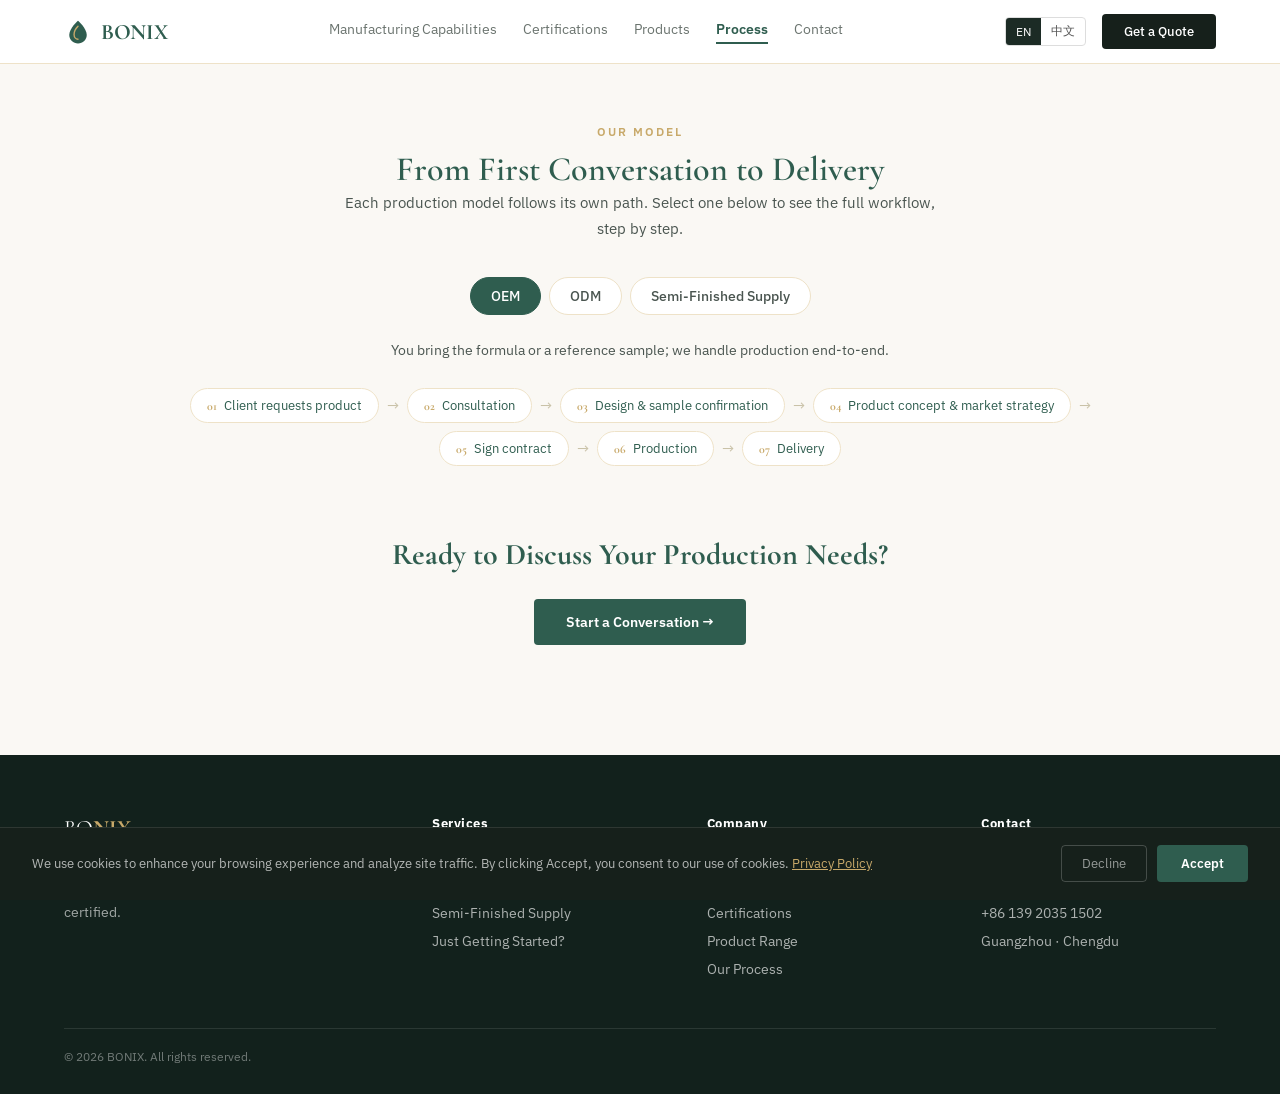
<file: process.html>
<!DOCTYPE html>
<html lang="en">
<head>
<meta charset="UTF-8">
<meta name="viewport" content="width=device-width, initial-scale=1.0">
<title>Personal Care OEM &amp; ODM Manufacturing Process | BONIX</title>
<meta name="description" content="See BONIX's personal care OEM, ODM and semi-finished supply process, from project consultation and sample confirmation to production, quality checks, packaging and delivery.">
<link rel="preconnect" href="https://fonts.googleapis.com">
<link href="https://fonts.googleapis.com/css2?family=Cormorant+Garamond:wght@400;500;600;700&family=IBM+Plex+Sans:wght@400;500;600&display=swap" rel="stylesheet">
<style>
  :root {
    --brand-green: #2f5d4f;
    --off-white: #faf8f4;
    --gold: #c8a96a;
    --dark-bg: #12211c;
    --accent: #2f5d4f;
  }
  * { box-sizing: border-box; margin: 0; padding: 0; }
  body { font-family: 'IBM Plex Sans', sans-serif; background: var(--off-white); color: #1c2b26; padding-top: 64px; }

  /* Nav */
  .nav {
    display: flex; justify-content: space-between; align-items: center;
    position: fixed; top: 0; left: 0; right: 0; height: 64px; z-index: 300;
    padding: 0 5%; background: rgba(255,255,255,0.96); border-bottom: 1px solid #eee2c8;
    backdrop-filter: blur(12px);
  }
  .logo { font-family: 'Cormorant Garamond', serif; font-size: 22px; font-weight: 700; color: #1c2b26; text-decoration: none; display: inline-flex; align-items: center; gap: 9px; }
  .logo b { font-weight: 700; }
  .logo-mark { width: 28px; height: 28px; flex-shrink: 0; }
  .logo span { color: var(--accent); letter-spacing: -.3px; line-height: 1; }
  .nav-links { display: flex; gap: 26px; font-size: 14px; } .nav-links a { text-decoration:none; color:#6b746f; } .nav-links a:hover{ color:var(--brand-green);}
  .nav-links a.active { color: var(--brand-green); font-weight: 600; border-bottom: 2px solid var(--brand-green); padding-bottom: 4px; }
  .nav-right { display: flex; align-items: center; gap: 16px; }
  .lang-toggle { display: flex; font-size: 12px; border: 1px solid #ddd; border-radius: 4px; overflow: hidden; }
  .lang-toggle button { padding: 5px 10px; background: none; border: none; cursor: pointer; font-family: 'IBM Plex Sans', sans-serif; font-size: 12px; color: #555; }
  .lang-toggle button.on { background: #1c2b25; color: #fff; }
  .quote-btn { background: #16201b; color: #fff; padding: 9px 22px; border-radius: 4px; font-size: 13px; font-weight: 500; text-decoration: none; }

  /* Page header */
  .page-header { padding: 60px 5% 40px; text-align: center; max-width: 720px; margin: 0 auto; }
  .eyebrow { font-size: 12px; letter-spacing: 2px; text-transform: uppercase; color: var(--gold); font-weight: 600; margin-bottom: 10px; }
  .page-title { font-family: 'Cormorant Garamond', serif; font-size: 40px; font-weight: 600; color: var(--brand-green); margin-bottom: 14px; }
  .page-desc { font-size: 15.5px; line-height: 1.7; color: #4a5550; }

  /* Section header shared style */
  .sec-header { max-width: 720px; margin: 0 auto 36px; padding: 60px 5% 0; text-align: center; }
  .sec-header h2 { font-family: 'Cormorant Garamond', serif; font-size: 34px; font-weight: 600; color: var(--brand-green); margin-top: 10px; }

  /* Capacity stats */
  .capacity-text-section { max-width: 1000px; margin: 0 auto 70px; padding: 0 5%; }
  .capacity-grid { display: grid; grid-template-columns: repeat(5, 1fr); gap: 0; border-top: 1px solid #eee2c8; border-bottom: 1px solid #eee2c8; }
  .capacity-stat { padding: 32px 16px; text-align: center; border-right: 1px solid #eee2c8; cursor: default; transition: background 0.25s ease; position: relative; }
  .capacity-stat:last-child { border-right: none; }
  .capacity-stat:hover { background: #fff; }
  .capacity-num { font-family: 'Cormorant Garamond', serif; font-size: 32px; font-weight: 700; color: var(--brand-green); transition: transform 0.25s ease; }
  .capacity-stat:hover .capacity-num { transform: translateY(-2px); color: var(--gold); }
  .capacity-label { font-size: 12.5px; color: #6b7570; margin-top: 8px; letter-spacing: 0.3px; }
  .capacity-detail { font-size: 12px; line-height: 1.55; color: #6b7570; max-height: 0; opacity: 0; overflow: hidden; transition: max-height 0.35s ease, opacity 0.3s ease, margin-top 0.35s ease; margin-top: 0; }
  .capacity-stat:hover .capacity-detail { max-height: 120px; opacity: 1; margin-top: 12px; }
  .capacity-hint { text-align: center; font-size: 11.5px; color: #b0a98f; margin-top: 14px; letter-spacing: 0.3px; }
  @media (max-width: 800px) { .capacity-grid { grid-template-columns: repeat(2, 1fr); } .capacity-stat { border-bottom: 1px solid #eee2c8; } .capacity-stat:nth-child(2n) { border-right: none; } }

  .team-divider{width:100%;height:1px;background:#eee2c8;margin:2.2rem auto;max-width:1000px;}
  .team-timeline{display:flex;align-items:flex-start;justify-content:space-between;position:relative;max-width:1000px;margin:0 auto 2.8rem;padding:0 5%;}
  .team-timeline::before{content:'';position:absolute;top:24px;left:calc(100%/12);right:calc(100%/12);height:1px;background:var(--brand-green);opacity:.5;}
  .team-node{display:flex;flex-direction:column;align-items:center;gap:.4rem;flex:1;position:relative;z-index:1;}
  .team-node-step{font-family:'Cormorant Garamond',serif;font-size:11px;font-weight:600;color:var(--brand-green);letter-spacing:.1em;}
  .team-node-dot{width:14px;height:14px;border-radius:50%;background:var(--off-white);border:2px solid var(--brand-green);}
  .team-node-label{font-family:'IBM Plex Sans',sans-serif;font-size:10.5px;font-weight:500;color:#6b7570;text-align:center;line-height:1.4;max-width:86px;}
  .team-cards{display:grid;grid-template-columns:repeat(3,1fr);gap:1.2rem;max-width:1360px;margin:0 auto;padding:0 5% 70px;}
  .team-card{background:#fff;border:1px solid #eee2c8;border-radius:14px;padding:1.8rem;transition:all .3s;}
  .team-card:hover{transform:translateY(-4px);border-color:var(--brand-green);box-shadow:0 16px 44px rgba(47,93,79,.14);}
  .team-card-icon{color:var(--brand-green);width:28px;height:28px;margin-bottom:.7rem;}
  .team-card-name{font-family:'Cormorant Garamond',serif;font-size:18px;font-weight:600;color:var(--brand-green);margin-bottom:.5rem;}
  .team-card-desc{font-size:13px;font-weight:400;color:#4a5550;line-height:1.7;margin-bottom:.9rem;}
  .team-card-stat{font-size:12.5px;font-weight:600;color:var(--gold);letter-spacing:.03em;padding-top:.8rem;border-top:1px solid #eee2c8;}
  @media(max-width:900px){.team-cards{grid-template-columns:repeat(2,1fr);}.team-timeline{display:none;}}
  @media(max-width:600px){.team-cards{grid-template-columns:1fr;}}

  /* Equipment section */
  .equipment-section { background: var(--dark-bg); padding: 70px 5%; color: #fff; }
  .eq-header { max-width: 720px; margin: 0 auto 40px; text-align: center; }
  .eq-header .eyebrow { color: var(--gold); }
  .eq-header h2 { font-family: 'Cormorant Garamond', serif; font-size: 34px; font-weight: 600; margin-bottom: 12px; }
  .eq-header p { font-size: 15px; color: rgba(255,255,255,0.75); line-height: 1.7; }
  .eq-grid { display: grid; grid-template-columns: repeat(4, 1fr); gap: 18px; max-width: 1360px; margin: 0 auto; }
  .eq-card { border-radius: 6px; overflow: hidden; border: 1px solid rgba(255,255,255,0.08); }
  .eq-img { position: relative; aspect-ratio: 4/3; overflow: hidden; }
  .eq-img img { width: 100%; height: 100%; object-fit: cover; display: block; transition: transform 0.4s ease, filter 0.3s ease; }
  .eq-img:hover img { transform: scale(1.04); filter: brightness(0.35); }
  .eq-overlay { position: absolute; inset: 0; display: flex; flex-direction: column; justify-content: center; padding: 20px; opacity: 0; transition: opacity 0.3s ease; pointer-events: none; }
  .eq-img:hover .eq-overlay { opacity: 1; }
  .eq-overlay h4 { font-family: 'Cormorant Garamond', serif; font-size: 17px; font-weight: 600; color: #c8a96a; margin-bottom: 8px; line-height: 1.3; }
  .eq-overlay p { font-size: 12.5px; line-height: 1.55; color: rgba(255,255,255,0.9); }

  /* CTA */
  .cta-section { background: var(--off-white); text-align: center; padding: 70px 5%; }
  .cta-section h3 { font-family: 'Cormorant Garamond', serif; font-size: 30px; color: var(--brand-green); margin-bottom: 16px; }
  .cta-btn { display: inline-block; background: var(--brand-green); color: #fff; padding: 14px 32px; border-radius: 4px; font-size: 14px; font-weight: 600; text-decoration: none; margin-top: 10px; }

  @media (max-width: 900px) {
    .nav-links { display: none; }
    .capacity-grid { grid-template-columns: repeat(3, 1fr); }
    .eq-grid { grid-template-columns: repeat(2, 1fr); }
  }

  /* Footer */
  .site-footer { background: #12211c; color: rgba(255,255,255,0.85); padding: 60px 5% 30px; margin-top: 40px; }
  .footer-grid { display: grid; grid-template-columns: 1.4fr 1fr 1fr 1fr; gap: 40px; max-width: 1360px; margin: 0 auto; }
  .footer-logo { font-family: 'Cormorant Garamond', serif; font-size: 22px; color: #fff; margin-bottom: 14px; }
  .footer-logo b { color: #c8a96a; }
  .footer-desc { font-size: 13.5px; line-height: 1.7; color: rgba(255,255,255,0.6); max-width: 280px; }
  .footer-col h5 { font-size: 13px; letter-spacing: 0.5px; margin-bottom: 16px; color: #fff; }
  .footer-col a { display: block; font-size: 13.5px; color: rgba(255,255,255,0.65); text-decoration: none; margin-bottom: 10px; }
  .footer-col a:hover { color: #c8a96a; }
  .footer-bottom { max-width: 1360px; margin: 40px auto 0; padding-top: 20px; border-top: 1px solid rgba(255,255,255,0.1); font-size: 12px; color: rgba(255,255,255,0.4); }
  @media (max-width: 900px) { .footer-grid { grid-template-columns: 1fr 1fr; } }

  .proc-model-grid{display:grid;grid-template-columns:repeat(3,1fr);gap:1.2rem;max-width:1360px;margin:2.5rem auto 0;padding:0 5%;}
  .proc-model-card{background:#fff;border:1px solid #eee2c8;border-radius:14px;padding:1.8rem;}
  .proc-model-idx{font-family:'Cormorant Garamond',serif;font-size:22px;font-weight:700;color:var(--gold);margin-bottom:.6rem;}
  .proc-model-card h3{font-family:'Cormorant Garamond',serif;font-size:19px;font-weight:600;color:var(--brand-green);margin-bottom:.6rem;}
  .proc-model-card p{font-size:13.5px;color:#4a5550;line-height:1.7;}
  .proc-timeline{max-width:900px;margin:2.5rem auto 0;padding:0 5%;border-top:1px solid #eee2c8;}
  .proc-step{display:grid;grid-template-columns:50px 1fr;gap:20px;padding:26px 0;border-bottom:1px solid #eee2c8;}
  .proc-step-idx{font-family:'Cormorant Garamond',serif;font-size:24px;color:var(--gold);font-weight:700;}
  .proc-step h3{font-family:'Cormorant Garamond',serif;font-size:18px;font-weight:600;color:var(--brand-green);margin-bottom:4px;}
  .proc-step-sub{font-size:12.5px;color:var(--brand-green);font-weight:600;margin-bottom:8px;}
  .proc-step p{font-size:13.5px;color:#4a5550;line-height:1.6;margin:0;}
  @media(max-width:900px){.proc-model-grid{grid-template-columns:1fr;}.proc-step{grid-template-columns:36px 1fr;}}
  .proc-grid{display:grid;grid-template-columns:repeat(4,1fr);gap:1px;background:#eee2c8;border:1px solid #eee2c8;max-width:1360px;margin:2.5rem auto 0;}
  .proc-card{background:#fff;padding:1.6rem 1.3rem;position:relative;cursor:default;transition:background .25s ease;}
  .proc-card:hover{background:#fdfcf8;}
  .proc-card-icon{color:var(--brand-green);width:24px;height:24px;margin-bottom:.6rem;}
  .proc-card-idx{position:absolute;top:1.4rem;right:1.3rem;font-family:'Cormorant Garamond',serif;font-size:20px;font-weight:700;color:var(--gold);}
  .proc-card h3{font-family:'Cormorant Garamond',serif;font-size:16px;font-weight:600;color:var(--brand-green);margin-bottom:.3rem;}
  .proc-card-sub{font-size:11.5px;color:#6b7570;margin-bottom:.6rem;}
  .proc-card-detail{font-size:12px;line-height:1.55;color:#4a5550;max-height:0;opacity:0;overflow:hidden;transition:max-height .35s ease,opacity .3s ease,margin-top .35s ease;margin-top:0;}
  .proc-card:hover .proc-card-detail{max-height:140px;opacity:1;margin-top:.4rem;}
  @media(max-width:900px){.proc-grid{grid-template-columns:repeat(2,1fr);}}
  @media(max-width:600px){.proc-grid{grid-template-columns:1fr;}}

  /* Cookie consent */
  #cookie-banner{position:fixed;bottom:0;left:0;right:0;z-index:500;background:#16201b;border-top:1px solid rgba(255,255,255,.1);padding:1.1rem 2rem;display:flex;align-items:center;justify-content:space-between;gap:1.5rem;flex-wrap:wrap;transform:translateY(100%);transition:transform .4s ease;}
  #cookie-banner.show{transform:translateY(0);}
  #cookie-banner p{color:rgba(255,255,255,.68);font-size:13px;line-height:1.65;flex:1;min-width:220px;margin:0;}
  #cookie-banner p a{color:#c8a96a;text-decoration:underline;}
  .cookie-btns{display:flex;gap:.65rem;flex-shrink:0;}
  #cookie-accept{padding:9px 24px;background:#2f5d4f;color:#fff;border:none;border-radius:4px;font-size:13px;font-weight:600;cursor:pointer;font-family:inherit;}
  #cookie-decline{padding:9px 20px;background:transparent;color:rgba(255,255,255,.55);border:1px solid rgba(255,255,255,.2);border-radius:4px;font-size:13px;cursor:pointer;font-family:inherit;}
  .proc-tabs{display:flex;gap:8px;justify-content:center;flex-wrap:wrap;margin:2.2rem auto 1.5rem;max-width:900px;}
  .proc-tab{border:1px solid #eee2c8;background:#fff;color:#4a5550;font-family:'IBM Plex Sans',sans-serif;font-size:13.5px;font-weight:500;padding:9px 20px;border-radius:999px;cursor:pointer;transition:all .2s;}
  .proc-tab:hover{border-color:var(--brand-green);}
  .proc-tab.active{background:var(--brand-green);border-color:var(--brand-green);color:#fff;}
  .proc-flow-intro{text-align:center;font-size:14px;color:#4a5550;max-width:640px;margin:0 auto 1.6rem;line-height:1.7;}
  .proc-flow-list{list-style:none;}
  .proc-flow-item{display:flex;align-items:center;gap:8px;}
  .proc-flow-item:not(:last-child)::after{content:"→";color:#c9c2a8;font-size:15px;}
  .proc-flow{display:flex;flex-wrap:wrap;align-items:center;justify-content:center;gap:8px;max-width:1100px;margin:0 auto;padding:0 5%;}
  @keyframes procChipIn{from{opacity:0;transform:translateY(6px);}to{opacity:1;transform:translateY(0);}}
  .proc-chip{display:flex;align-items:center;gap:7px;background:#fff;border:1px solid #eee2c8;border-radius:999px;padding:8px 16px;font-size:13px;color:var(--brand-green);white-space:nowrap;opacity:0;animation:procChipIn .35s ease forwards;}
  .proc-chip-idx{font-family:'Cormorant Garamond',serif;font-weight:700;color:var(--gold);font-size:12px;}
  .proc-arrow{color:#c9c2a8;font-size:15px;opacity:0;animation:procChipIn .35s ease forwards;}
  @media(max-width:700px){.proc-flow{gap:6px;}.proc-chip{padding:6px 12px;font-size:12px;}}
</style>
</head>
<body>

<nav class="nav">
  <a href="/" class="logo"><svg class="logo-mark" viewBox="0 0 32 32" fill="none" xmlns="http://www.w3.org/2000/svg"><path d="M16 3C16 3 6 11.5 6 19.5C6 25 10.5 29 16 29C21.5 29 26 25 26 19.5C26 11.5 16 3 16 3Z" fill="var(--accent)"/><path d="M16 9.5C16 9.5 11.5 14 11.5 18.8C11.5 22 13.5 24.2 16 24.2" stroke="var(--gold)" stroke-width="1.6" stroke-linecap="round"/></svg><span>BO<b>NIX</b></span></a>
  <div class="nav-links">
    <a href="facility.html" data-en="Manufacturing Capabilities" data-zh="制造能力">Manufacturing Capabilities</a>
    <a href="certifications.html" data-en="Certifications" data-zh="资质认证">Certifications</a>
    <a href="products.html" data-en="Products" data-zh="产品品类">Products</a>
    <a href="process.html" class="active" data-en="Process" data-zh="合作流程">Process</a>
    <a href="/#contact" data-en="Contact" data-zh="联系我们">Contact</a>
  </div>
  <div class="nav-right">
    <div class="lang-toggle">
      <button onclick="setLang('en')">EN</button>
      <button onclick="setLang('zh')">中文</button>
    </div>
    <a href="https://wa.me/8613920351502" target="_blank" rel="noopener noreferrer" class="quote-btn" data-en="Get a Quote" data-zh="立即询价">Get a Quote</a>
  </div>
</nav>

<div class="sec-header">
  <div class="eyebrow" data-en="Our Model" data-zh="我们的模式">Our Model</div>
  <h2 data-en="From First Conversation to Delivery" data-zh="从首次沟通到最终交付">From First Conversation to Delivery</h2>
  <p style="max-width:640px;margin:0 auto;text-align:center;font-size:15px;color:#4a5550;line-height:1.7;" data-en="Each production model follows its own path. Select one below to see the full workflow, step by step." data-zh="每种生产模式都有各自的流程路径，点击下方选择查看完整分步说明。">Each production model follows its own path. Select one below to see the full workflow, step by step.</p>
</div>

<div class="proc-tabs">
  <button class="proc-tab active" data-key="oem">OEM</button>
  <button class="proc-tab" data-key="odm">ODM</button>
  <button class="proc-tab" data-key="semi" data-en="Semi-Finished Supply" data-zh="半成品加工">Semi-Finished Supply</button>
</div>
<section class="proc-flow-panel" id="proc-flow-oem" data-proc-panel="oem">
  <p class="proc-flow-intro" data-en="You bring the formula or a reference sample; we handle production end-to-end." data-zh="您提供配方或参考样品,我们全程负责生产。">You bring the formula or a reference sample; we handle production end-to-end.</p>
  <ol class="proc-flow proc-flow-list">
    <li class="proc-flow-item"><span class="proc-chip"><span class="proc-chip-idx">01</span><span data-en="Client requests product" data-zh="客户申请开发产品">Client requests product</span></span></li>
    <li class="proc-flow-item"><span class="proc-chip"><span class="proc-chip-idx">02</span><span data-en="Consultation" data-zh="面谈">Consultation</span></span></li>
    <li class="proc-flow-item"><span class="proc-chip"><span class="proc-chip-idx">03</span><span data-en="Design &amp; sample confirmation" data-zh="设计开发及样品确定">Design &amp; sample confirmation</span></span></li>
    <li class="proc-flow-item"><span class="proc-chip"><span class="proc-chip-idx">04</span><span data-en="Product concept &amp; market strategy" data-zh="产品概念及销售战略确定">Product concept &amp; market strategy</span></span></li>
    <li class="proc-flow-item"><span class="proc-chip"><span class="proc-chip-idx">05</span><span data-en="Sign contract" data-zh="签合同">Sign contract</span></span></li>
    <li class="proc-flow-item"><span class="proc-chip"><span class="proc-chip-idx">06</span><span data-en="Production" data-zh="生产">Production</span></span></li>
    <li class="proc-flow-item"><span class="proc-chip"><span class="proc-chip-idx">07</span><span data-en="Delivery" data-zh="交货">Delivery</span></span></li>
  </ol>
</section>
<section class="proc-flow-panel" id="proc-flow-odm" data-proc-panel="odm" hidden>
  <p class="proc-flow-intro" data-en="Full-service development from concept to finished branded product." data-zh="从概念到成品的全流程开发服务。">Full-service development from concept to finished branded product.</p>
  <ol class="proc-flow proc-flow-list">
    <li class="proc-flow-item"><span class="proc-chip"><span class="proc-chip-idx">01</span><span data-en="Client brief / sample" data-zh="客户来样要求">Client brief / sample</span></span></li>
    <li class="proc-flow-item"><span class="proc-chip"><span class="proc-chip-idx">02</span><span data-en="Preliminary talk (PT)" data-zh="开发前洽谈(PT)">Preliminary talk (PT)</span></span></li>
    <li class="proc-flow-item"><span class="proc-chip"><span class="proc-chip-idx">03</span><span data-en="Development discussion" data-zh="开发项目协商">Development discussion</span></span></li>
    <li class="proc-flow-item"><span class="proc-chip"><span class="proc-chip-idx">04</span><span data-en="Product development &amp; design" data-zh="产品开发设计">Product development &amp; design</span></span></li>
    <li class="proc-flow-item"><span class="proc-chip"><span class="proc-chip-idx">05</span><span data-en="Confidentiality agreement" data-zh="保密协议">Confidentiality agreement</span></span></li>
    <li class="proc-flow-item"><span class="proc-chip"><span class="proc-chip-idx">06</span><span data-en="Sample testing" data-zh="样品测试">Sample testing</span></span></li>
    <li class="proc-flow-item"><span class="proc-chip"><span class="proc-chip-idx">07</span><span data-en="Confirmation" data-zh="确定">Confirmation</span></span></li>
    <li class="proc-flow-item"><span class="proc-chip"><span class="proc-chip-idx">08</span><span data-en="Quotation" data-zh="报价">Quotation</span></span></li>
    <li class="proc-flow-item"><span class="proc-chip"><span class="proc-chip-idx">09</span><span data-en="Sign contract" data-zh="签合同">Sign contract</span></span></li>
    <li class="proc-flow-item"><span class="proc-chip"><span class="proc-chip-idx">10</span><span data-en="Accept order (material &amp; packaging QC)" data-zh="接受订单(原料/包材QC入库)">Accept order (material &amp; packaging QC)</span></span></li>
    <li class="proc-flow-item"><span class="proc-chip"><span class="proc-chip-idx">11</span><span data-en="Production" data-zh="生产">Production</span></span></li>
    <li class="proc-flow-item"><span class="proc-chip"><span class="proc-chip-idx">12</span><span data-en="QC pass" data-zh="QC合格">QC pass</span></span></li>
    <li class="proc-flow-item"><span class="proc-chip"><span class="proc-chip-idx">13</span><span data-en="Packaging" data-zh="包装">Packaging</span></span></li>
    <li class="proc-flow-item"><span class="proc-chip"><span class="proc-chip-idx">14</span><span data-en="Final QC" data-zh="最终QC">Final QC</span></span></li>
    <li class="proc-flow-item"><span class="proc-chip"><span class="proc-chip-idx">15</span><span data-en="Delivery" data-zh="交货">Delivery</span></span></li>
  </ol>
</section>
<section class="proc-flow-panel" id="proc-flow-semi" data-proc-panel="semi" hidden>
  <p class="proc-flow-intro" data-en="We supply proven bulk formulations for you to fill or further process." data-zh="我们提供成熟料体,供您灌装或后续加工。">We supply proven bulk formulations for you to fill or further process.</p>
  <ol class="proc-flow proc-flow-list">
    <li class="proc-flow-item"><span class="proc-chip"><span class="proc-chip-idx">01</span><span data-en="Consultation" data-zh="面谈">Consultation</span></span></li>
    <li class="proc-flow-item"><span class="proc-chip"><span class="proc-chip-idx">02</span><span data-en="Sampling" data-zh="打样">Sampling</span></span></li>
    <li class="proc-flow-item"><span class="proc-chip"><span class="proc-chip-idx">03</span><span data-en="Confirmation" data-zh="确定">Confirmation</span></span></li>
    <li class="proc-flow-item"><span class="proc-chip"><span class="proc-chip-idx">04</span><span data-en="Sign contract" data-zh="签合同">Sign contract</span></span></li>
    <li class="proc-flow-item"><span class="proc-chip"><span class="proc-chip-idx">05</span><span data-en="Production" data-zh="生产">Production</span></span></li>
    <li class="proc-flow-item"><span class="proc-chip"><span class="proc-chip-idx">06</span><span data-en="QC pass" data-zh="QC合格">QC pass</span></span></li>
    <li class="proc-flow-item"><span class="proc-chip"><span class="proc-chip-idx">07</span><span data-en="Packaging" data-zh="包装">Packaging</span></span></li>
    <li class="proc-flow-item"><span class="proc-chip"><span class="proc-chip-idx">08</span><span data-en="Final QC" data-zh="最终QC">Final QC</span></span></li>
    <li class="proc-flow-item"><span class="proc-chip"><span class="proc-chip-idx">09</span><span data-en="Delivery" data-zh="交货">Delivery</span></span></li>
  </ol>
</section>

<section class="cta-section">
  <h3 data-en="Ready to Discuss Your Production Needs?" data-zh="准备好讨论您的生产需求了吗？">Ready to Discuss Your Production Needs?</h3>
  <a class="cta-btn" href="/#contact" data-en="Start a Conversation →" data-zh="开始对话 →">Start a Conversation →</a>
</section>

<footer class="site-footer">
  <div class="footer-grid">
    <div>
      <div class="footer-logo">BO<b>NIX</b></div>
      <p class="footer-desc" data-en="Professional personal care ODM &amp; OEM manufacturing in China. GMPC &amp; ISO 22716 certified." data-zh="专业个护 ODM &amp; OEM 代加工制造，GMPC 及 ISO 22716 认证。">Professional personal care ODM &amp; OEM manufacturing in China. GMPC &amp; ISO 22716 certified.</p>
    </div>
    <div class="footer-col">
      <h5 data-en="Services" data-zh="服务">Services</h5>
      <a href="/#services" data-en="OEM Manufacturing" data-zh="OEM 代工">OEM Manufacturing</a>
      <a href="/#services" data-en="ODM Development" data-zh="ODM 研发">ODM Development</a>
      <a href="/#services" data-en="Semi-Finished Supply" data-zh="半成品供应">Semi-Finished Supply</a>
      <a href="startup-program.html" data-en="Just Getting Started?" data-zh="刚起步？">Just Getting Started?</a>
    </div>
    <div class="footer-col">
      <h5 data-en="Company" data-zh="公司">Company</h5>
      <a href="facility.html" data-en="Our Facility" data-zh="工厂实力">Our Facility</a>
      <a href="facility.html" data-en="Manufacturing Standards" data-zh="生产标准">Manufacturing Standards</a>
      <a href="certifications.html" data-en="Certifications" data-zh="资质认证">Certifications</a>
      <a href="products.html" data-en="Product Range" data-zh="产品范围">Product Range</a>
      <a href="process.html" data-en="Our Process" data-zh="合作流程">Our Process</a>
    </div>
    <div class="footer-col">
      <h5 data-en="Contact" data-zh="联系方式">Contact</h5>
      <a href="/#contact">WhatsApp</a>
      <a href="/#contact" data-en="Email Us" data-zh="邮箱联系">Email Us</a>
      <a href="/#contact">+86 139 2035 1502</a>
      <a href="/#contact" data-en="Guangzhou · Chengdu" data-zh="广州 · 成都">Guangzhou · Chengdu</a>
    </div>
  </div>
  <div class="footer-bottom" data-en="© 2026 BONIX. All rights reserved." data-zh="© 2026 BONIX. 保留所有权利.">© 2026 BONIX. All rights reserved.</div>
</footer>

<div id="cookie-banner" role="dialog" aria-label="Cookie consent">
  <p data-en='We use cookies to enhance your browsing experience and analyze site traffic. By clicking Accept, you consent to our use of cookies. <a href="privacy-policy.html">Privacy Policy</a>' data-zh='我们使用 Cookie 提升浏览体验并分析网站流量。点击"接受"即表示您同意我们使用 Cookie。<a href="privacy-policy.html">隐私政策</a>'>We use cookies to enhance your browsing experience and analyze site traffic. By clicking Accept, you consent to our use of cookies. <a href="privacy-policy.html">Privacy Policy</a></p>
  <div class="cookie-btns">
    <button id="cookie-decline" data-en="Decline" data-zh="拒绝">Decline</button>
    <button id="cookie-accept" data-en="Accept" data-zh="接受">Accept</button>
  </div>
</div>

<script>
let procActiveKey = 'oem';
function renderActiveFlow(){
  document.querySelectorAll('[data-proc-panel]').forEach(function(panel){
    panel.hidden = panel.getAttribute('data-proc-panel') !== procActiveKey;
  });
  document.querySelectorAll('.proc-tab').forEach(function(btn){
    const active = btn.getAttribute('data-key') === procActiveKey;
    btn.classList.toggle('active', active);
  });
}
document.querySelectorAll('.proc-tab').forEach(function(btn){
  btn.addEventListener('click', function(){
    procActiveKey = btn.getAttribute('data-key');
    renderActiveFlow();
  });
});
function setLang(lang) {
  document.querySelectorAll('.lang-toggle button').forEach(function(b) {
    b.classList.toggle('on', b.textContent.trim() === (lang === 'en' ? 'EN' : '中文'));
  });
  document.querySelectorAll('[data-en]').forEach(function(el) {
    el.innerHTML = lang === 'en' ? el.getAttribute('data-en') : el.getAttribute('data-zh');
  });
  localStorage.setItem('bonix-lang', lang);
  if (typeof renderActiveFlow === 'function') renderActiveFlow();
}
(function() { setLang(localStorage.getItem('bonix-lang') || 'en'); })();

</script>
<script src="cookie-consent.js"></script>
</body>
</html>
</file>
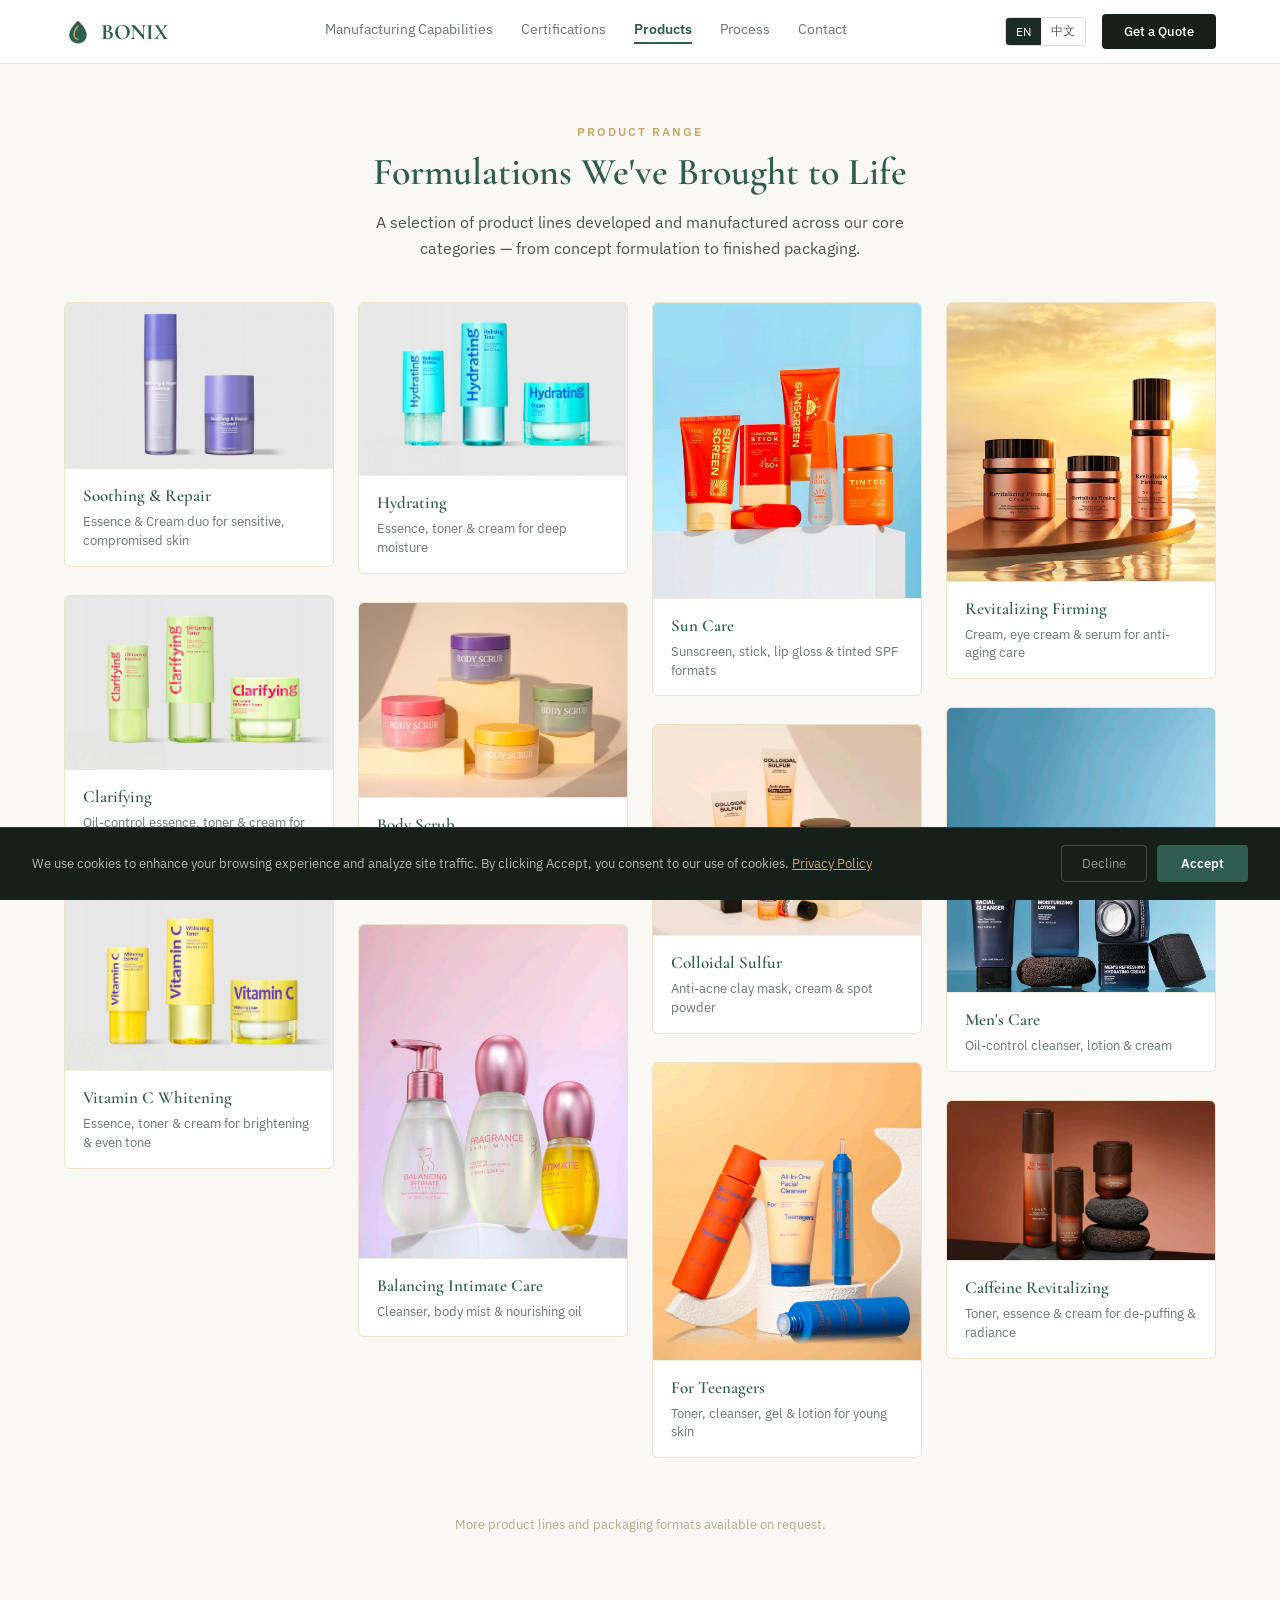
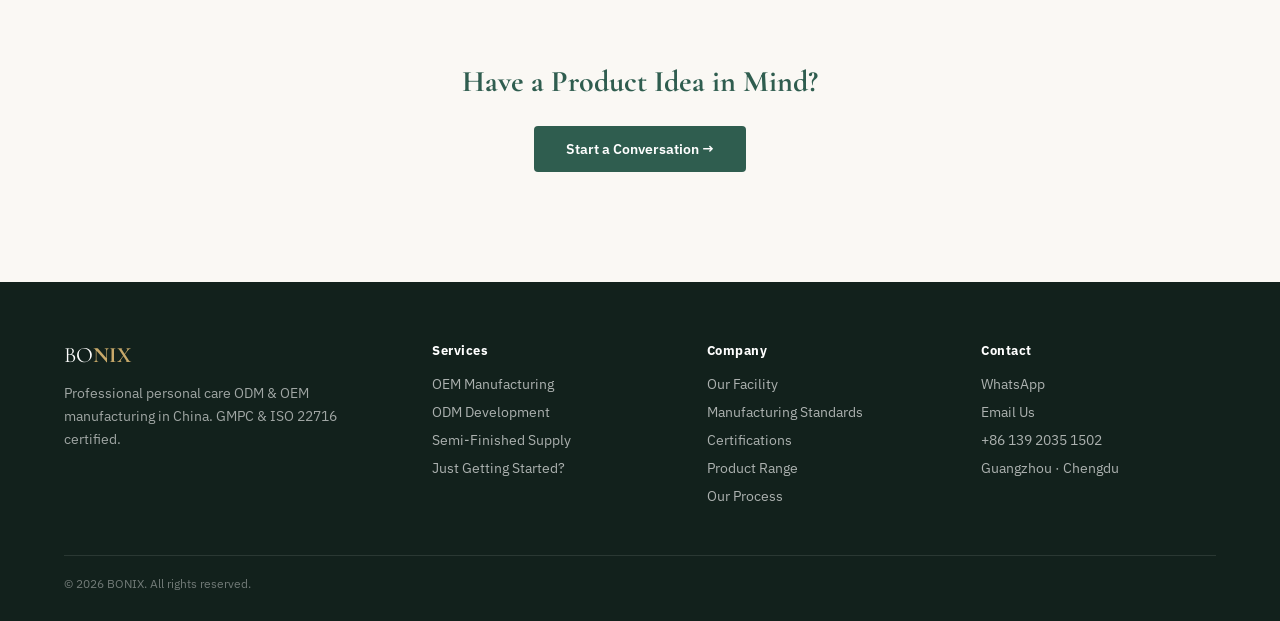
<file: products.html>
<!DOCTYPE html>
<html lang="en">
<head>
<meta charset="UTF-8">
<meta name="viewport" content="width=device-width, initial-scale=1.0">
<title>Facial &amp; Body Care OEM/ODM Manufacturer | BONIX</title>
<meta name="description" content="Explore BONIX facial and body care OEM/ODM, including serums, toners, moisturizing lotions and body lotions. Bring your formula, request custom development, or share a reference product.">
<link rel="preconnect" href="https://fonts.googleapis.com">
<link href="https://fonts.googleapis.com/css2?family=Cormorant+Garamond:wght@400;500;600;700&family=IBM+Plex+Sans:wght@400;500;600&display=swap" rel="stylesheet">
<link rel="stylesheet" href="shared.css">
<style>
  .page-header { padding: 60px 5% 40px; text-align: center; max-width: 720px; margin: 0 auto; }
  .page-header .eyebrow { color: var(--gold); }
  .page-title { font-family: 'Cormorant Garamond', serif; font-size: 38px; font-weight: 600; color: var(--brand-green); margin-bottom: 14px; }
  .page-desc { font-size: 15.5px; line-height: 1.7; color: #4a5550; }

  .prod-grid {
    column-count: 4;
    column-gap: 24px;
    max-width: 1360px;
    margin: 0 auto 30px;
    padding: 0 5%;
  }
  .prod-card {
    background: #fff;
    border: 1px solid #eee2c8;
    border-radius: 6px;
    overflow: hidden;
    break-inside: avoid;
    margin-bottom: 24px;
    display: inline-block;
    width: 100%;
  }
  .prod-img {
    overflow: hidden;
    line-height: 0;
  }
  .prod-img img {
    width: 100%;
    height: auto;
    display: block;
  }
  .prod-caption {
    padding: 16px 18px;
    border-top: 1px solid #f0ebe0;
  }
  .prod-caption h4 {
    font-family: 'Cormorant Garamond', serif;
    font-size: 17px;
    font-weight: 600;
    color: var(--brand-green);
    margin-bottom: 6px;
  }
  .prod-caption p {
    font-size: 12.5px;
    line-height: 1.5;
    color: #6b7570;
  }

  .pending-note {
    max-width: 1360px;
    margin: 0 auto 60px;
    padding: 0 5%;
    font-size: 13px;
    color: #b0a98f;
    text-align: center;
  }

  .cta-section { background: var(--off-white); text-align: center; padding: 70px 5%; }
  .cta-section h3 { font-family: 'Cormorant Garamond', serif; font-size: 30px; color: var(--brand-green); margin-bottom: 16px; }
  .cta-btn { display: inline-block; background: var(--brand-green); color: #fff; padding: 14px 32px; border-radius: 4px; font-size: 14px; font-weight: 600; text-decoration: none; margin-top: 10px; }

  @media (max-width: 1000px) {
    .prod-grid { column-count: 2; }
  }
  @media (max-width: 900px) {
    .nav-links { display: none; }
  }
  @media (max-width: 560px) {
    .prod-grid { column-count: 1; }
  }

  #cookie-banner{position:fixed;bottom:0;left:0;right:0;z-index:500;background:#16201b;border-top:1px solid rgba(255,255,255,.1);padding:1.1rem 2rem;display:flex;align-items:center;justify-content:space-between;gap:1.5rem;flex-wrap:wrap;transform:translateY(100%);transition:transform .4s ease;}
  #cookie-banner.show{transform:translateY(0);}
  #cookie-banner p{color:rgba(255,255,255,.68);font-size:13px;line-height:1.65;flex:1;min-width:220px;margin:0;}
  #cookie-banner p a{color:#c8a96a;text-decoration:underline;}
  .cookie-btns{display:flex;gap:.65rem;flex-shrink:0;}
  #cookie-accept{padding:9px 24px;background:#2f5d4f;color:#fff;border:none;border-radius:4px;font-size:13px;font-weight:600;cursor:pointer;font-family:inherit;}
  #cookie-decline{padding:9px 20px;background:transparent;color:rgba(255,255,255,.55);border:1px solid rgba(255,255,255,.2);border-radius:4px;font-size:13px;cursor:pointer;font-family:inherit;}

  .site-footer { background: #12211c; color: rgba(255,255,255,0.85); padding: 60px 5% 30px; margin-top: 40px; }
  .footer-grid { display: grid; grid-template-columns: 1.4fr 1fr 1fr 1fr; gap: 40px; max-width: 1360px; margin: 0 auto; }
  .footer-logo { font-family: 'Cormorant Garamond', serif; font-size: 22px; color: #fff; margin-bottom: 14px; }
  .footer-logo b { color: #c8a96a; }
  .footer-desc { font-size: 13.5px; line-height: 1.7; color: rgba(255,255,255,0.6); max-width: 280px; }
  .footer-col h5 { font-size: 13px; letter-spacing: 0.5px; margin-bottom: 16px; color: #fff; }
  .footer-col a { display: block; font-size: 13.5px; color: rgba(255,255,255,0.65); text-decoration: none; margin-bottom: 10px; }
  .footer-col a:hover { color: #c8a96a; }
  .footer-bottom { max-width: 1360px; margin: 40px auto 0; padding-top: 20px; border-top: 1px solid rgba(255,255,255,0.1); font-size: 12px; color: rgba(255,255,255,0.4); }
  @media (max-width: 900px) { .footer-grid { grid-template-columns: 1fr 1fr; } }
</style>
</head>
<body>

<style>
  :root { --accent: #2f5d4f; }
  body { padding-top: 64px; }
  .site-nav {
    position: fixed; top: 0; left: 0; right: 0; height: 64px; z-index: 300;
    padding: 0 5%; background: rgba(255,255,255,0.96); border-bottom: 1px solid #eee2c8;
    backdrop-filter: blur(12px);
  }
  .logo { display: inline-flex; align-items: center; gap: 9px; font-weight: 700; font-size: 22px; color: #1c2b26; }
  .logo-mark { width: 28px; height: 28px; flex-shrink: 0; }
  .logo span { color: var(--accent); letter-spacing: -.3px; line-height: 1; }
  .nav-links a { color: #6b746f; }
  .quote-btn { background: #16201b; padding: 9px 22px; font-weight: 500; }
  .lang-toggle button.on { background: #1c2b25; color: #fff; }
</style>
<nav class="site-nav">
  <a href="/" class="logo"><svg class="logo-mark" viewBox="0 0 32 32" fill="none" xmlns="http://www.w3.org/2000/svg"><path d="M16 3C16 3 6 11.5 6 19.5C6 25 10.5 29 16 29C21.5 29 26 25 26 19.5C26 11.5 16 3 16 3Z" fill="var(--accent)"/><path d="M16 9.5C16 9.5 11.5 14 11.5 18.8C11.5 22 13.5 24.2 16 24.2" stroke="var(--gold)" stroke-width="1.6" stroke-linecap="round"/></svg><span>BO<b>NIX</b></span></a>
  <div class="nav-links">
    <a href="facility.html" data-en="Manufacturing Capabilities" data-zh="制造能力">Manufacturing Capabilities</a>
    <a href="certifications.html" data-en="Certifications" data-zh="资质认证">Certifications</a>
    <a href="products.html" class="active" data-en="Products" data-zh="产品品类">Products</a>
    <a href="process.html" data-en="Process" data-zh="合作流程">Process</a>
    <a href="/#contact" data-en="Contact" data-zh="联系我们">Contact</a>
  </div>
  <div class="nav-right">
    <div class="lang-toggle">
      <button onclick="setLang('en')">EN</button>
      <button onclick="setLang('zh')">中文</button>
    </div>
    <a href="https://wa.me/8613920351502" target="_blank" rel="noopener noreferrer" class="quote-btn" data-en="Get a Quote" data-zh="立即询价">Get a Quote</a>
  </div>
</nav>

<div class="page-header">
  <div class="eyebrow" data-en="Product Range" data-zh="产品品类">Product Range</div>
  <h1 class="page-title" data-en="Formulations We've Brought to Life" data-zh="我们已实现量产的配方品类">Formulations We've Brought to Life</h1>
  <p class="page-desc" data-en="A selection of product lines developed and manufactured across our core categories — from concept formulation to finished packaging." data-zh="以下为我们在核心品类中研发并量产的部分产品线——从配方立项到成品出厂。">A selection of product lines developed and manufactured across our core categories — from concept formulation to finished packaging.</p>
</div>

<div class="prod-grid">
    <div class="prod-card">
      <div class="prod-img"><img src="images/soothing-repair.jpg" alt="Soothing &amp; Repair"></div>
      <div class="prod-caption">
        <h4 data-en="Soothing &amp; Repair" data-zh="舒缓修护">Soothing &amp; Repair</h4>
        <p data-en="Essence &amp; Cream duo for sensitive, compromised skin" data-zh="精华+面霜双拼，适用于敏感受损肌">Essence &amp; Cream duo for sensitive, compromised skin</p>
      </div>
    </div>
    <div class="prod-card">
      <div class="prod-img"><img src="images/soothing-repair-2.jpg" alt="Clarifying"></div>
      <div class="prod-caption">
        <h4 data-en="Clarifying" data-zh="控油清痘">Clarifying</h4>
        <p data-en="Oil-control essence, toner &amp; cream for acne-prone skin" data-zh="控油精华、爽肤水与面霜，适合痘痘肌">Oil-control essence, toner &amp; cream for acne-prone skin</p>
      </div>
    </div>
    <div class="prod-card">
      <div class="prod-img"><img src="images/clarifying.jpg" alt="Vitamin C Whitening"></div>
      <div class="prod-caption">
        <h4 data-en="Vitamin C Whitening" data-zh="维C美白">Vitamin C Whitening</h4>
        <p data-en="Essence, toner &amp; cream for brightening &amp; even tone" data-zh="精华、爽肤水与面霜，均匀肤色亮肤">Essence, toner &amp; cream for brightening &amp; even tone</p>
      </div>
    </div>
    <div class="prod-card">
      <div class="prod-img"><img src="images/vitamin-c-whitening.jpg" alt="Hydrating"></div>
      <div class="prod-caption">
        <h4 data-en="Hydrating" data-zh="深层补水">Hydrating</h4>
        <p data-en="Essence, toner &amp; cream for deep moisture" data-zh="精华、爽肤水与面霜，深层保湿锁水">Essence, toner &amp; cream for deep moisture</p>
      </div>
    </div>
    <div class="prod-card">
      <div class="prod-img"><img src="images/hydrating.jpg" alt="Body Scrub"></div>
      <div class="prod-caption">
        <h4 data-en="Body Scrub" data-zh="身体磨砂">Body Scrub</h4>
        <p data-en="Multi-variant exfoliating body scrub packaging" data-zh="多款身体磨砂膏包装组合">Multi-variant exfoliating body scrub packaging</p>
      </div>
    </div>
    <div class="prod-card">
      <div class="prod-img"><img src="images/body-scrub.jpg" alt="Balancing Intimate Care"></div>
      <div class="prod-caption">
        <h4 data-en="Balancing Intimate Care" data-zh="私密护理">Balancing Intimate Care</h4>
        <p data-en="Cleanser, body mist &amp; nourishing oil" data-zh="洁净液、身体喷雾与滋养油">Cleanser, body mist &amp; nourishing oil</p>
      </div>
    </div>
    <div class="prod-card">
      <div class="prod-img"><img src="images/sun-care.jpg" alt="Sun Care"></div>
      <div class="prod-caption">
        <h4 data-en="Sun Care" data-zh="防晒护理">Sun Care</h4>
        <p data-en="Sunscreen, stick, lip gloss &amp; tinted SPF formats" data-zh="防晒霜、防晒棒、护唇彩与有色SPF系列">Sunscreen, stick, lip gloss &amp; tinted SPF formats</p>
      </div>
    </div>
    <div class="prod-card">
      <div class="prod-img"><img src="images/colloidal-sulfur.jpg" alt="Colloidal Sulfur"></div>
      <div class="prod-caption">
        <h4 data-en="Colloidal Sulfur" data-zh="胶体硫磺">Colloidal Sulfur</h4>
        <p data-en="Anti-acne clay mask, cream &amp; spot powder" data-zh="去痘泥膜、面霜与点状祛痘粉">Anti-acne clay mask, cream &amp; spot powder</p>
      </div>
    </div>
    <div class="prod-card">
      <div class="prod-img"><img src="images/for-teenagers.jpg" alt="For Teenagers"></div>
      <div class="prod-caption">
        <h4 data-en="For Teenagers" data-zh="青少年护肤">For Teenagers</h4>
        <p data-en="Toner, cleanser, gel &amp; lotion for young skin" data-zh="爽肤水、洁面、啫喱与乳液，专为年轻肌设计">Toner, cleanser, gel &amp; lotion for young skin</p>
      </div>
    </div>
    <div class="prod-card">
      <div class="prod-img"><img src="images/revitalizing-firming.jpg" alt="Revitalizing Firming"></div>
      <div class="prod-caption">
        <h4 data-en="Revitalizing Firming" data-zh="紧致抗衰">Revitalizing Firming</h4>
        <p data-en="Cream, eye cream &amp; serum for anti-aging care" data-zh="面霜、眼霜与精华，抗衰紧致套组">Cream, eye cream &amp; serum for anti-aging care</p>
      </div>
    </div>
    <div class="prod-card">
      <div class="prod-img"><img src="images/mens-care.jpg" alt="Men's Care"></div>
      <div class="prod-caption">
        <h4 data-en="Men's Care" data-zh="男士护理">Men's Care</h4>
        <p data-en="Oil-control cleanser, lotion &amp; cream" data-zh="控油洁面、乳液与面霜">Oil-control cleanser, lotion &amp; cream</p>
      </div>
    </div>
    <div class="prod-card">
      <div class="prod-img"><img src="images/caffeine-revitalizing.jpg" alt="Caffeine Revitalizing"></div>
      <div class="prod-caption">
        <h4 data-en="Caffeine Revitalizing" data-zh="咖啡因焕活">Caffeine Revitalizing</h4>
        <p data-en="Toner, essence &amp; cream for de-puffing &amp; radiance" data-zh="爽肤水、精华与面霜，消肿提亮">Toner, essence &amp; cream for de-puffing &amp; radiance</p>
      </div>
    </div>
</div>

<p class="pending-note" data-en="More product lines and packaging formats available on request." data-zh="更多产品线及包装规格，可按需提供。">More product lines and packaging formats available on request.</p>

<section class="cta-section">
  <h3 data-en="Have a Product Idea in Mind?" data-zh="有了产品想法？">Have a Product Idea in Mind?</h3>
  <a class="cta-btn" href="/#contact" data-en="Start a Conversation →" data-zh="立即开启对话 →">Start a Conversation →</a>
</section>

<footer class="site-footer">
  <div class="footer-grid">
    <div>
      <div class="footer-logo">BO<b>NIX</b></div>
      <p class="footer-desc" data-en="Professional personal care ODM &amp; OEM manufacturing in China. GMPC &amp; ISO 22716 certified." data-zh="专业个护 ODM &amp; OEM 代加工制造，GMPC 及 ISO 22716 认证。">Professional personal care ODM &amp; OEM manufacturing in China. GMPC &amp; ISO 22716 certified.</p>
    </div>
    <div class="footer-col">
      <h5 data-en="Services" data-zh="服务">Services</h5>
      <a href="/#services" data-en="OEM Manufacturing" data-zh="OEM 代工">OEM Manufacturing</a>
      <a href="/#services" data-en="ODM Development" data-zh="ODM 研发">ODM Development</a>
      <a href="/#services" data-en="Semi-Finished Supply" data-zh="半成品供应">Semi-Finished Supply</a>
      <a href="startup-program.html" data-en="Just Getting Started?" data-zh="刚起步？">Just Getting Started?</a>
    </div>
    <div class="footer-col">
      <h5 data-en="Company" data-zh="公司">Company</h5>
      <a href="facility.html" data-en="Our Facility" data-zh="工厂实力">Our Facility</a>
      <a href="facility.html" data-en="Manufacturing Standards" data-zh="生产标准">Manufacturing Standards</a>
      <a href="certifications.html" data-en="Certifications" data-zh="资质认证">Certifications</a>
      <a href="products.html" data-en="Product Range" data-zh="产品范围">Product Range</a>
      <a href="process.html" data-en="Our Process" data-zh="合作流程">Our Process</a>
    </div>
    <div class="footer-col">
      <h5 data-en="Contact" data-zh="联系方式">Contact</h5>
      <a href="/#contact">WhatsApp</a>
      <a href="/#contact" data-en="Email Us" data-zh="邮箱联系">Email Us</a>
      <a href="/#contact">+86 139 2035 1502</a>
      <a href="/#contact" data-en="Guangzhou · Chengdu" data-zh="广州 · 成都">Guangzhou · Chengdu</a>
    </div>
  </div>
  <div class="footer-bottom" data-en="© 2026 BONIX. All rights reserved." data-zh="© 2026 BONIX. 保留所有权利.">© 2026 BONIX. All rights reserved.</div>
</footer>

<div id="cookie-banner" role="dialog" aria-label="Cookie consent">
  <p data-en='We use cookies to enhance your browsing experience and analyze site traffic. By clicking Accept, you consent to our use of cookies. <a href="privacy-policy.html">Privacy Policy</a>' data-zh='我们使用 Cookie 提升浏览体验并分析网站流量。点击"接受"即表示您同意我们使用 Cookie。<a href="privacy-policy.html">隐私政策</a>'>We use cookies to enhance your browsing experience and analyze site traffic. By clicking Accept, you consent to our use of cookies. <a href="privacy-policy.html">Privacy Policy</a></p>
  <div class="cookie-btns">
    <button id="cookie-decline" data-en="Decline" data-zh="拒绝">Decline</button>
    <button id="cookie-accept" data-en="Accept" data-zh="接受">Accept</button>
  </div>
</div>

<script>
function setLang(lang) {
  document.querySelectorAll('.lang-toggle button').forEach(function(b) {
    b.classList.toggle('on', b.textContent.trim() === (lang === 'en' ? 'EN' : '中文'));
  });
  document.querySelectorAll('[data-en]').forEach(function(el) {
    el.innerHTML = lang === 'en' ? el.getAttribute('data-en') : el.getAttribute('data-zh');
  });
  localStorage.setItem('bonix-lang', lang);
}
(function() { setLang(localStorage.getItem('bonix-lang') || 'en'); })();

</script>
<script src="cookie-consent.js"></script>
</body>
</html>
</file>
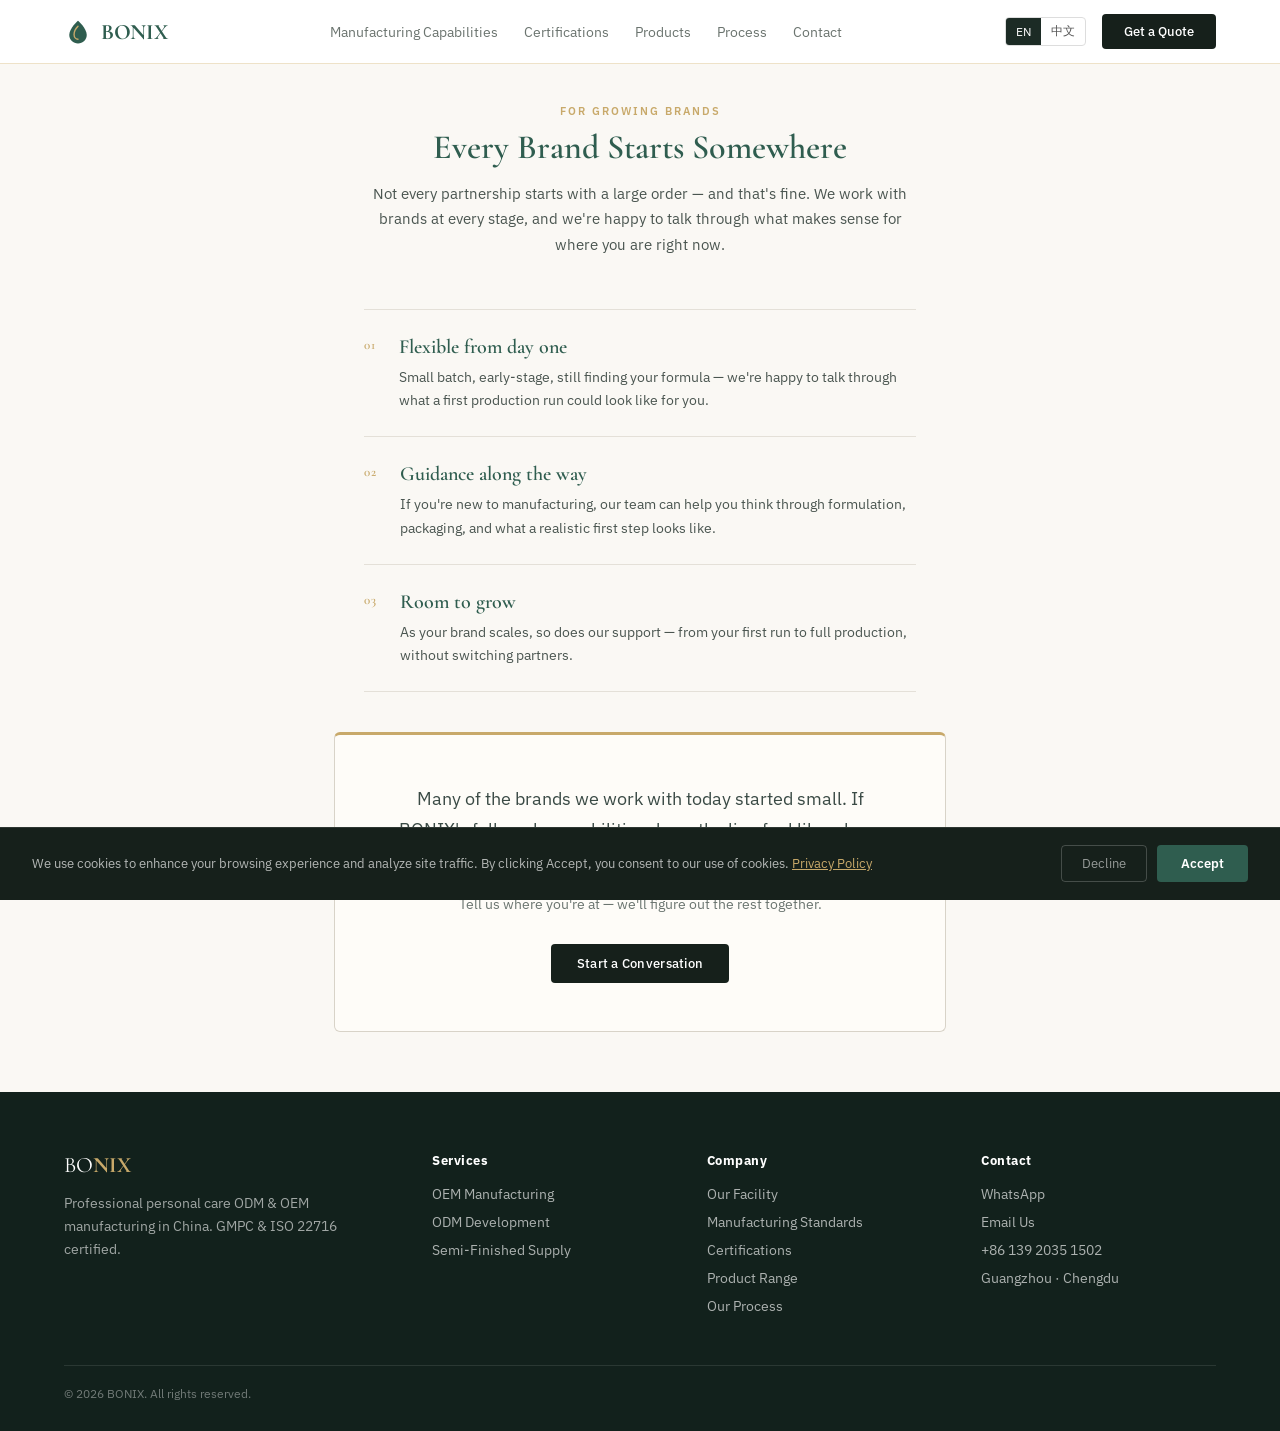
<file: startup-program.html>
<!DOCTYPE html>
<html lang="en">
<head>
<meta charset="UTF-8">
<meta name="viewport" content="width=device-width, initial-scale=1.0">
<title>BONIX — For Growing Brands</title>
<link rel="preconnect" href="https://fonts.googleapis.com">
<link href="https://fonts.googleapis.com/css2?family=Cormorant+Garamond:wght@400;500;600;700&family=IBM+Plex+Sans:wght@400;500;600&display=swap" rel="stylesheet">
<style>
  :root {
    --brand-green: #2f5d4f;
    --off-white: #faf8f4;
    --gold: #c8a96a;
    --accent: #2f5d4f;
  }
  * { box-sizing: border-box; margin: 0; padding: 0; }
  body { font-family: 'IBM Plex Sans', sans-serif; background: var(--off-white); color: #1c2b26; padding-top: 64px; }

  /* Nav */
  .nav {
    display: flex; justify-content: space-between; align-items: center;
    position: fixed; top: 0; left: 0; right: 0; height: 64px; z-index: 300;
    padding: 0 5%; background: rgba(255,255,255,0.96); border-bottom: 1px solid #eee2c8;
    backdrop-filter: blur(12px);
  }
  .logo { font-family: 'Cormorant Garamond', serif; font-size: 22px; font-weight: 700; color: #1c2b26; text-decoration: none; display: inline-flex; align-items: center; gap: 9px; }
  .logo b { font-weight: 700; }
  .logo-mark { width: 28px; height: 28px; flex-shrink: 0; }
  .logo span { color: var(--accent); letter-spacing: -.3px; line-height: 1; }
  .nav-links { display: flex; gap: 26px; font-size: 14px; }
  .nav-links a { text-decoration: none; color: #6b746f; }
  .nav-links a:hover { color: var(--brand-green); }
  .nav-right { display: flex; align-items: center; gap: 16px; }
  .lang-toggle { display: flex; font-size: 12px; border: 1px solid #ddd; border-radius: 4px; overflow: hidden; }
  .lang-toggle button { padding: 5px 10px; background: none; border: none; cursor: pointer; font-family: 'IBM Plex Sans', sans-serif; font-size: 12px; color: #555; }
  .lang-toggle button.on { background: #1c2b25; color: #fff; }
  .quote-btn { background: #16201b; color: #fff; padding: 9px 22px; border-radius: 4px; font-size: 13px; font-weight: 500; text-decoration: none; }
  @media (max-width: 900px) { .nav-links { display: none; } }

  /* Page header */
  .page-header { padding: 40px 5% 20px; text-align: center; max-width: 680px; margin: 0 auto; }
  .eyebrow { font-size: 11px; letter-spacing: 2px; text-transform: uppercase; color: var(--gold); font-weight: 600; margin-bottom: 10px; }
  .page-title { font-family: 'Cormorant Garamond', serif; font-size: 34px; font-weight: 600; color: var(--brand-green); margin-bottom: 12px; line-height: 1.2; }
  .page-desc { font-size: 15px; line-height: 1.7; color: #4a5550; }

  /* Three-item list */
  .program-list { max-width: 680px; margin: 32px auto 0; padding: 0 5%; }
  .program-item { display: flex; gap: 24px; padding: 24px 0; border-top: 1px solid #e4e0d8; }
  .program-item:last-child { border-bottom: 1px solid #e4e0d8; }
  .program-num { font-family: 'Cormorant Garamond', serif; font-size: 13px; font-weight: 600; color: var(--gold); flex-shrink: 0; padding-top: 3px; letter-spacing: .05em; }
  .program-body h3 { font-family: 'Cormorant Garamond', serif; font-size: 20px; font-weight: 600; color: var(--brand-green); margin-bottom: 6px; line-height: 1.3; }
  .program-body p { font-size: 14px; line-height: 1.65; color: #4a5550; }

  /* Closing card */
  .closing-wrap { max-width: 740px; margin: 40px auto 60px; padding: 0 5%; }
  .closing-card { border: 1px solid #d8d3c8; border-top: 3px solid #c8a96a; border-radius: 6px; padding: 48px 56px; text-align: center; background: #fefcf8; }
  .closing-main { font-size: 18px; line-height: 1.75; color: #3a4a45; margin-bottom: 16px; }
  .closing-sub { font-size: 14px; line-height: 1.65; color: #6b7570; margin-bottom: 28px; }
  .btn-start { display: inline-block; background: #16201b; color: #fff; padding: 11px 26px; border-radius: 4px; font-size: 13px; font-weight: 500; text-decoration: none; letter-spacing: .02em; transition: background .2s; }
  .btn-start:hover { background: var(--brand-green); }

  /* Footer */
  .site-footer { background: #12211c; color: rgba(255,255,255,0.85); padding: 60px 5% 30px; }
  .footer-grid { display: grid; grid-template-columns: 1.4fr 1fr 1fr 1fr; gap: 40px; max-width: 1360px; margin: 0 auto; }
  .footer-logo { font-family: 'Cormorant Garamond', serif; font-size: 22px; color: #fff; margin-bottom: 14px; }
  .footer-logo b { color: #c8a96a; }
  .footer-desc { font-size: 13.5px; line-height: 1.7; color: rgba(255,255,255,0.6); max-width: 280px; }
  .footer-col h5 { font-size: 13px; letter-spacing: 0.5px; margin-bottom: 16px; color: #fff; }
  .footer-col a { display: block; font-size: 13.5px; color: rgba(255,255,255,0.65); text-decoration: none; margin-bottom: 10px; }
  .footer-col a:hover { color: #c8a96a; }
  .footer-bottom { max-width: 1360px; margin: 40px auto 0; padding-top: 20px; border-top: 1px solid rgba(255,255,255,0.1); font-size: 12px; color: rgba(255,255,255,0.4); }
  @media (max-width: 900px) { .footer-grid { grid-template-columns: 1fr 1fr; } }
  @media (max-width: 600px) {
    .page-header { padding: 28px 5% 14px; }
    .page-title { font-size: 26px; }
    .program-item { flex-direction: column; gap: 8px; }
    .program-num { padding-top: 0; }
    .closing-card { padding: 28px 20px; }
    .closing-main { font-size: 16px; }
    .closing-wrap { margin: 28px auto 40px; }
  }

  /* Cookie */
  #cookie-banner{position:fixed;bottom:0;left:0;right:0;z-index:500;background:#16201b;border-top:1px solid rgba(255,255,255,.1);padding:1.1rem 2rem;display:flex;align-items:center;justify-content:space-between;gap:1.5rem;flex-wrap:wrap;transform:translateY(100%);transition:transform .4s ease;}
  #cookie-banner.show{transform:translateY(0);}
  #cookie-banner p{color:rgba(255,255,255,.68);font-size:13px;line-height:1.65;flex:1;min-width:220px;margin:0;}
  #cookie-banner p a{color:#c8a96a;text-decoration:underline;}
  .cookie-btns{display:flex;gap:.65rem;flex-shrink:0;}
  #cookie-accept{padding:9px 24px;background:#2f5d4f;color:#fff;border:none;border-radius:4px;font-size:13px;font-weight:600;cursor:pointer;font-family:inherit;}
  #cookie-decline{padding:9px 20px;background:transparent;color:rgba(255,255,255,.55);border:1px solid rgba(255,255,255,.2);border-radius:4px;font-size:13px;cursor:pointer;font-family:inherit;}
</style>
</head>
<body>

<nav class="nav">
  <a href="/" class="logo"><svg class="logo-mark" viewBox="0 0 32 32" fill="none" xmlns="http://www.w3.org/2000/svg"><path d="M16 3C16 3 6 11.5 6 19.5C6 25 10.5 29 16 29C21.5 29 26 25 26 19.5C26 11.5 16 3 16 3Z" fill="var(--accent)"/><path d="M16 9.5C16 9.5 11.5 14 11.5 18.8C11.5 22 13.5 24.2 16 24.2" stroke="var(--gold)" stroke-width="1.6" stroke-linecap="round"/></svg><span>BO<b>NIX</b></span></a>
  <div class="nav-links">
    <a href="facility.html" data-en="Manufacturing Capabilities" data-zh="制造能力">Manufacturing Capabilities</a>
    <a href="certifications.html" data-en="Certifications" data-zh="资质认证">Certifications</a>
    <a href="products.html" data-en="Products" data-zh="产品品类">Products</a>
    <a href="process.html" data-en="Process" data-zh="合作流程">Process</a>
    <a href="/#contact" data-en="Contact" data-zh="联系我们">Contact</a>
  </div>
  <div class="nav-right">
    <div class="lang-toggle">
      <button onclick="setLang('en')">EN</button>
      <button onclick="setLang('zh')">中文</button>
    </div>
    <a href="https://wa.me/8613920351502" target="_blank" rel="noopener noreferrer" class="quote-btn" data-en="Get a Quote" data-zh="立即询价">Get a Quote</a>
  </div>
</nav>

<div class="page-header">
  <div class="eyebrow" data-en="FOR GROWING BRANDS" data-zh="致成长中的品牌">FOR GROWING BRANDS</div>
  <h1 class="page-title" data-en="Every Brand Starts Somewhere" data-zh="每个品牌都有起点">Every Brand Starts Somewhere</h1>
  <p class="page-desc" data-en="Not every partnership starts with a large order — and that's fine. We work with brands at every stage, and we're happy to talk through what makes sense for where you are right now." data-zh="并非每一次合作都始于大额订单——这完全没问题。我们支持处于不同发展阶段的品牌，也很乐意聊聊什么方式最适合你现在所处的阶段。">Not every partnership starts with a large order — and that's fine. We work with brands at every stage, and we're happy to talk through what makes sense for where you are right now.</p>
</div>

<div class="program-list">
  <div class="program-item">
    <div class="program-num">01</div>
    <div class="program-body">
      <h3 data-en="Flexible from day one" data-zh="从第一天起就保持灵活">Flexible from day one</h3>
      <p data-en="Small batch, early-stage, still finding your formula — we're happy to talk through what a first production run could look like for you." data-zh="小批量、早期阶段、配方仍在打磨中——我们乐意和你聊聊第一批生产可能是什么样子。">Small batch, early-stage, still finding your formula — we're happy to talk through what a first production run could look like for you.</p>
    </div>
  </div>
  <div class="program-item">
    <div class="program-num">02</div>
    <div class="program-body">
      <h3 data-en="Guidance along the way" data-zh="全程提供专业指导">Guidance along the way</h3>
      <p data-en="If you're new to manufacturing, our team can help you think through formulation, packaging, and what a realistic first step looks like." data-zh="如果你刚接触生产制造，我们的团队可以帮你梳理配方、包装，以及切实可行的第一步。">If you're new to manufacturing, our team can help you think through formulation, packaging, and what a realistic first step looks like.</p>
    </div>
  </div>
  <div class="program-item">
    <div class="program-num">03</div>
    <div class="program-body">
      <h3 data-en="Room to grow" data-zh="伴随品牌一起成长">Room to grow</h3>
      <p data-en="As your brand scales, so does our support — from your first run to full production, without switching partners." data-zh="随着品牌规模扩大，我们的支持也会同步升级——从第一批生产到全面量产，无需更换合作伙伴。">As your brand scales, so does our support — from your first run to full production, without switching partners.</p>
    </div>
  </div>
</div>

<div class="closing-wrap">
  <div class="closing-card">
    <p class="closing-main" data-en="Many of the brands we work with today started small. If BONIX's full-scale capabilities down the line feel like where you're headed, we'd love to be part of that journey from here." data-zh="我们现在合作的许多品牌，最初也是从小规模起步的。如果 BONIX 的全面产能未来正是你想要抵达的地方，我们很愿意从现在开始陪你一起走这段路。">Many of the brands we work with today started small. If BONIX's full-scale capabilities down the line feel like where you're headed, we'd love to be part of that journey from here.</p>
    <p class="closing-sub" data-en="Tell us where you're at — we'll figure out the rest together." data-zh="告诉我们你现在的情况，剩下的我们一起想办法。">Tell us where you're at — we'll figure out the rest together.</p>
    <a href="/#contact" class="btn-start" data-en="Start a Conversation" data-zh="开始对话">Start a Conversation</a>
  </div>
</div>

<footer class="site-footer">
  <div class="footer-grid">
    <div>
      <div class="footer-logo">BO<b>NIX</b></div>
      <p class="footer-desc" data-en="Professional personal care ODM &amp; OEM manufacturing in China. GMPC &amp; ISO 22716 certified." data-zh="专业个护 ODM &amp; OEM 代加工制造，GMPC 及 ISO 22716 认证。">Professional personal care ODM &amp; OEM manufacturing in China. GMPC &amp; ISO 22716 certified.</p>
    </div>
    <div class="footer-col">
      <h5 data-en="Services" data-zh="服务">Services</h5>
      <a href="/#services" data-en="OEM Manufacturing" data-zh="OEM 代工">OEM Manufacturing</a>
      <a href="/#services" data-en="ODM Development" data-zh="ODM 研发">ODM Development</a>
      <a href="/#services" data-en="Semi-Finished Supply" data-zh="半成品供应">Semi-Finished Supply</a>
    </div>
    <div class="footer-col">
      <h5 data-en="Company" data-zh="公司">Company</h5>
      <a href="facility.html" data-en="Our Facility" data-zh="工厂实力">Our Facility</a>
      <a href="facility.html" data-en="Manufacturing Standards" data-zh="生产标准">Manufacturing Standards</a>
      <a href="certifications.html" data-en="Certifications" data-zh="资质认证">Certifications</a>
      <a href="products.html" data-en="Product Range" data-zh="产品范围">Product Range</a>
      <a href="process.html" data-en="Our Process" data-zh="合作流程">Our Process</a>
    </div>
    <div class="footer-col">
      <h5 data-en="Contact" data-zh="联系方式">Contact</h5>
      <a href="/#contact">WhatsApp</a>
      <a href="/#contact" data-en="Email Us" data-zh="邮箱联系">Email Us</a>
      <a href="/#contact">+86 139 2035 1502</a>
      <a href="/#contact" data-en="Guangzhou · Chengdu" data-zh="广州 · 成都">Guangzhou · Chengdu</a>
    </div>
  </div>
  <div class="footer-bottom" data-en="© 2026 BONIX. All rights reserved." data-zh="© 2026 BONIX. 保留所有权利.">© 2026 BONIX. All rights reserved.</div>
</footer>

<div id="cookie-banner" role="dialog" aria-label="Cookie consent">
  <p data-en='We use cookies to enhance your browsing experience and analyze site traffic. By clicking Accept, you consent to our use of cookies. <a href="privacy-policy.html">Privacy Policy</a>' data-zh='我们使用 Cookie 提升浏览体验并分析网站流量。点击"接受"即表示您同意我们使用 Cookie。<a href="privacy-policy.html">隐私政策</a>'>We use cookies to enhance your browsing experience and analyze site traffic. By clicking Accept, you consent to our use of cookies. <a href="privacy-policy.html">Privacy Policy</a></p>
  <div class="cookie-btns">
    <button id="cookie-decline" data-en="Decline" data-zh="拒绝">Decline</button>
    <button id="cookie-accept" data-en="Accept" data-zh="接受">Accept</button>
  </div>
</div>

<script>
function setLang(lang) {
  document.querySelectorAll('.lang-toggle button').forEach(function(b) {
    b.classList.toggle('on', b.textContent.trim() === (lang === 'en' ? 'EN' : '中文'));
  });
  document.querySelectorAll('[data-en]').forEach(function(el) {
    el.innerHTML = lang === 'en' ? el.getAttribute('data-en') : el.getAttribute('data-zh');
  });
  localStorage.setItem('bonix-lang', lang);
}
(function() { setLang(localStorage.getItem('bonix-lang') || 'en'); })();

</script>
<script src="cookie-consent.js"></script>
</body>
</html>
</file>
<file: shared.css>
:root {
  --brand-green: #2f5d4f;
  --off-white: #faf8f4;
  --gold: #c8a96a;
  --dark-bg: #12211c;
}
* { box-sizing: border-box; margin: 0; padding: 0; }
body { font-family: 'IBM Plex Sans', sans-serif; background: var(--off-white); color: #1c2b26; }
a { color: inherit; }

/* Nav */
.site-nav {
  display: flex; justify-content: space-between; align-items: center;
  padding: 20px 5%; background: #fff; border-bottom: 1px solid #eee2c8;
  position: sticky; top: 0; z-index: 50;
}
.logo { font-family: 'Cormorant Garamond', serif; font-size: 24px; font-weight: 600; color: var(--brand-green); text-decoration: none; }
.logo b { font-weight: 700; }
.nav-links { display: flex; gap: 28px; font-size: 14px; color: #444; }
.nav-links a { text-decoration: none; color: #444; }
.nav-links a.active { color: var(--brand-green); font-weight: 600; border-bottom: 2px solid var(--brand-green); padding-bottom: 4px; }
.nav-links a:hover { color: var(--brand-green); }
.nav-right { display: flex; align-items: center; gap: 16px; }
.lang-toggle { display: flex; font-size: 12px; border: 1px solid #ddd; border-radius: 4px; overflow: hidden; }
.lang-toggle span { padding: 5px 10px; }
.lang-toggle .on { background: var(--brand-green); color: #fff; }
.lang-toggle button { padding: 5px 10px; background: none; border: none; cursor: pointer; font-family: 'IBM Plex Sans', sans-serif; font-size: 12px; color: #555; }
.lang-toggle button.on { background: var(--brand-green); color: #fff; }
.quote-btn { background: #12211c; color: #fff; padding: 9px 18px; border-radius: 4px; font-size: 13px; font-weight: 600; text-decoration: none; }

@media (max-width: 900px) { .nav-links { display: none; } }

/* Generic section heading */
.eyebrow { font-size: 12px; letter-spacing: 2px; text-transform: uppercase; color: var(--gold); font-weight: 600; margin-bottom: 10px; }
.section-title { font-family: 'Cormorant Garamond', serif; font-weight: 600; color: var(--brand-green); }

/* Footer */
.site-footer { background: var(--dark-bg); color: rgba(255,255,255,0.85); padding: 60px 5% 30px; }
.footer-grid { display: grid; grid-template-columns: 1.4fr 1fr 1fr 1fr; gap: 40px; max-width: 1360px; margin: 0 auto; }
.footer-logo { font-family: 'Cormorant Garamond', serif; font-size: 22px; color: #fff; margin-bottom: 14px; }
.footer-logo b { color: var(--gold); }
.footer-desc { font-size: 13.5px; line-height: 1.7; color: rgba(255,255,255,0.6); max-width: 280px; }
.footer-col h5 { font-size: 13px; letter-spacing: 0.5px; margin-bottom: 16px; color: #fff; }
.footer-col a { display: block; font-size: 13.5px; color: rgba(255,255,255,0.65); text-decoration: none; margin-bottom: 10px; }
.footer-col a:hover { color: var(--gold); }
.footer-bottom { max-width: 1360px; margin: 40px auto 0; padding-top: 20px; border-top: 1px solid rgba(255,255,255,0.1); font-size: 12px; color: rgba(255,255,255,0.4); }
@media (max-width: 900px) { .footer-grid { grid-template-columns: 1fr 1fr; } }

/* Page header */
.page-header { padding: 60px 5% 40px; text-align: center; max-width: 720px; margin: 0 auto; }
.page-title { font-family: 'Cormorant Garamond', serif; font-size: 38px; font-weight: 600; color: var(--brand-green); margin-bottom: 14px; }
.page-desc { font-size: 15.5px; line-height: 1.7; color: #4a5550; }

/* CTA link-button */
.cta-btn { display: inline-block; background: var(--brand-green); color: #fff; padding: 14px 32px; border-radius: 4px; font-size: 14px; font-weight: 600; text-decoration: none; }
.cta-btn:hover { opacity: .88; }

/* Certificate grid */
.group { max-width: 1360px; margin: 0 auto 50px; padding: 0 5%; }
.cert-grid { display: grid; grid-template-columns: repeat(6, 1fr); gap: 18px; }
.cert-card { background: #fff; border: 1px solid #eee2c8; border-radius: 6px; overflow: hidden; display: flex; flex-direction: column; }
.cert-img { aspect-ratio: 3 / 4.2; background: #fff; display: flex; align-items: center; justify-content: center; padding: 10px; }
.cert-img img { max-width: 100%; max-height: 100%; object-fit: contain; display: block; }
.cert-caption { padding: 12px 10px; border-top: 1px solid #f0ebe0; text-align: center; }
.cert-caption h4 { font-size: 12.5px; font-weight: 600; color: var(--brand-green); line-height: 1.35; }
.disclosure-note { max-width: 1360px; margin: 0 auto 60px; padding: 0 5%; font-size: 13px; color: #8a938e; text-align: center; line-height: 1.6; }
@media (max-width: 1000px) { .cert-grid { grid-template-columns: repeat(3, 1fr); } }
@media (max-width: 560px)  { .cert-grid { grid-template-columns: repeat(2, 1fr); } }
</file>
